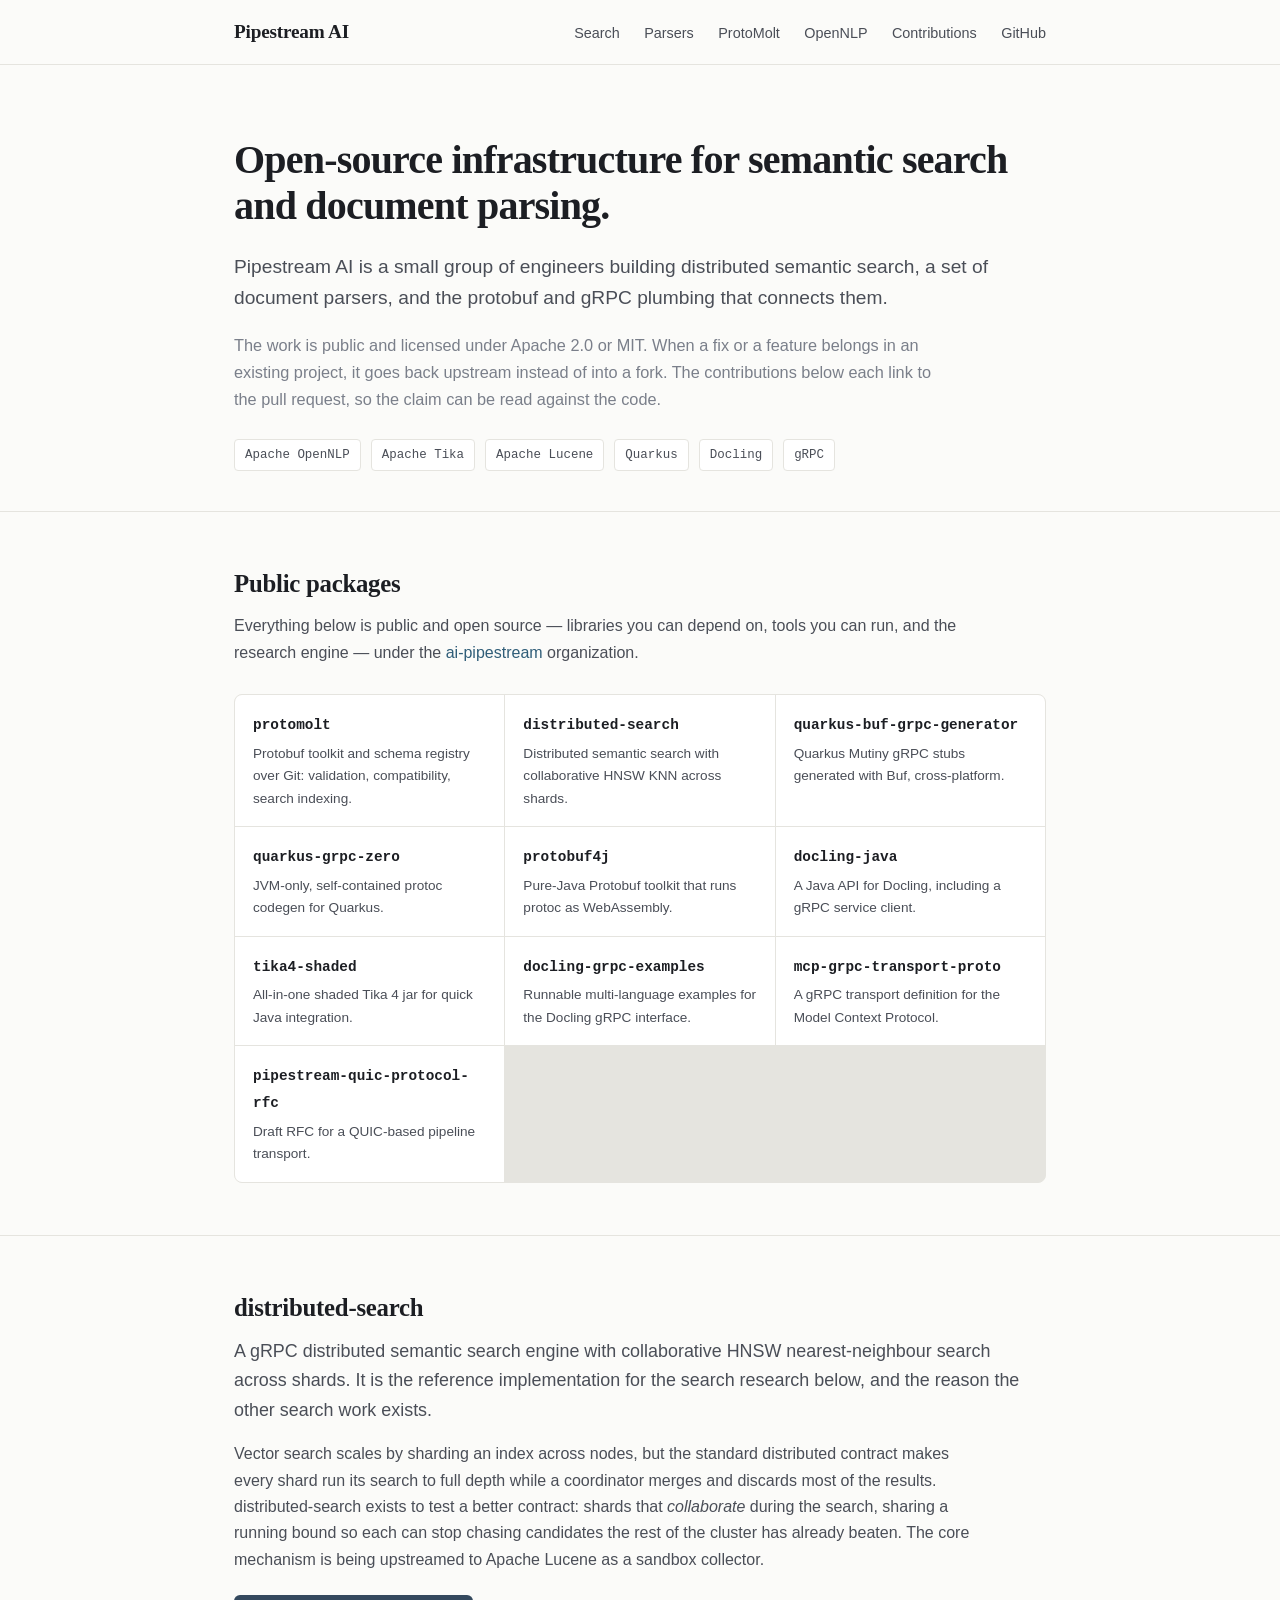
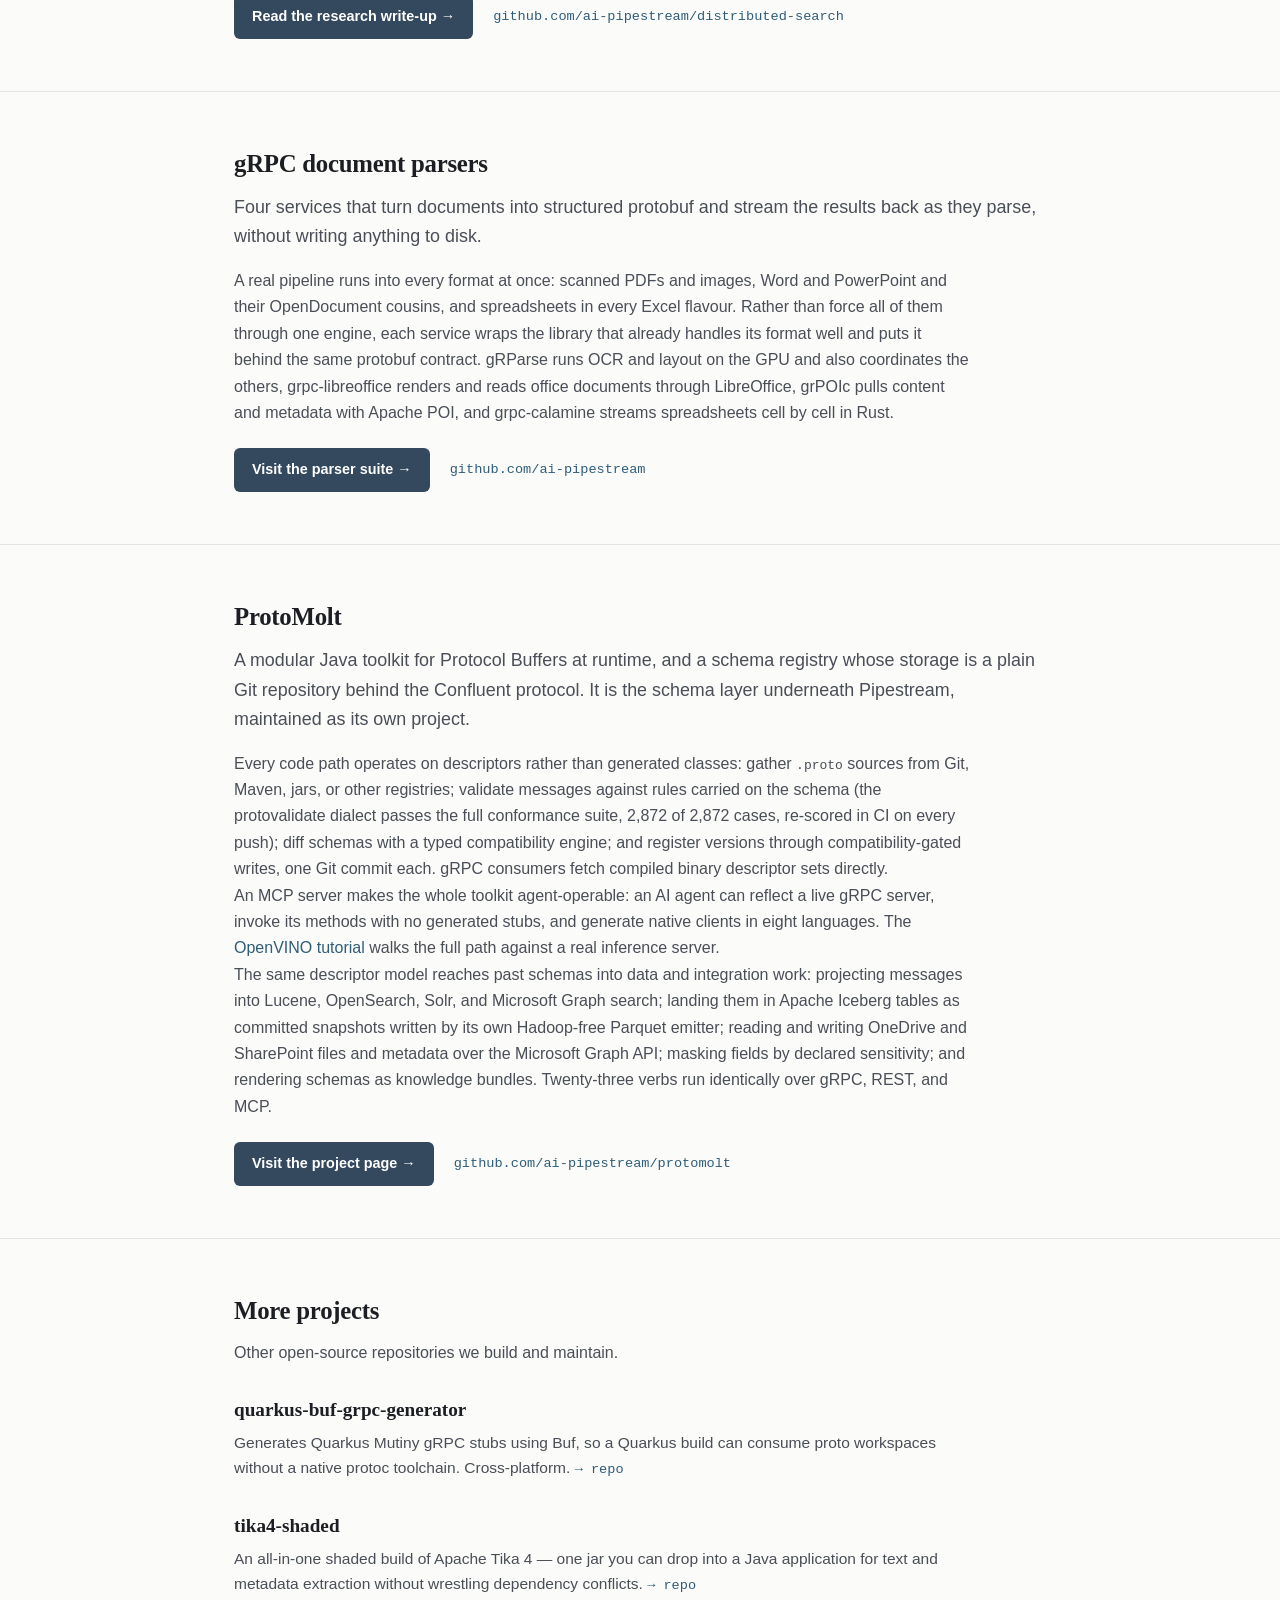
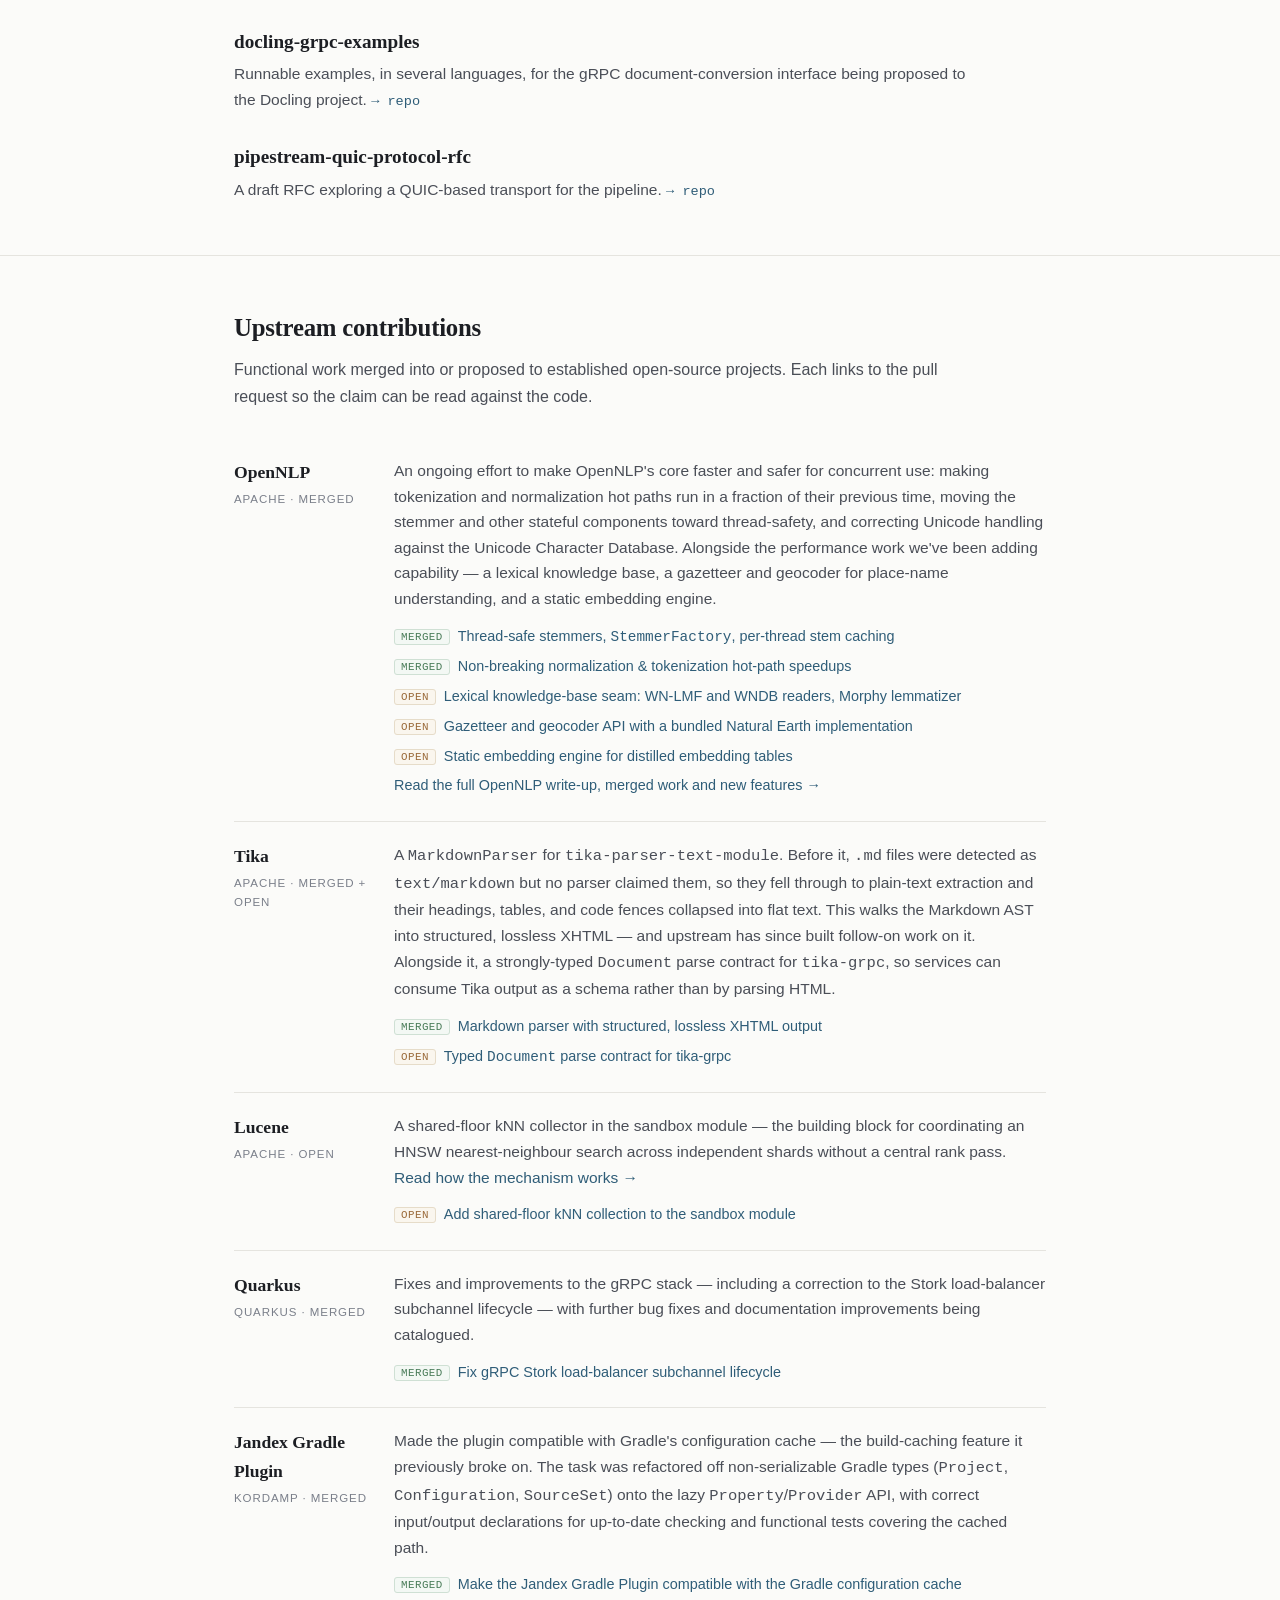
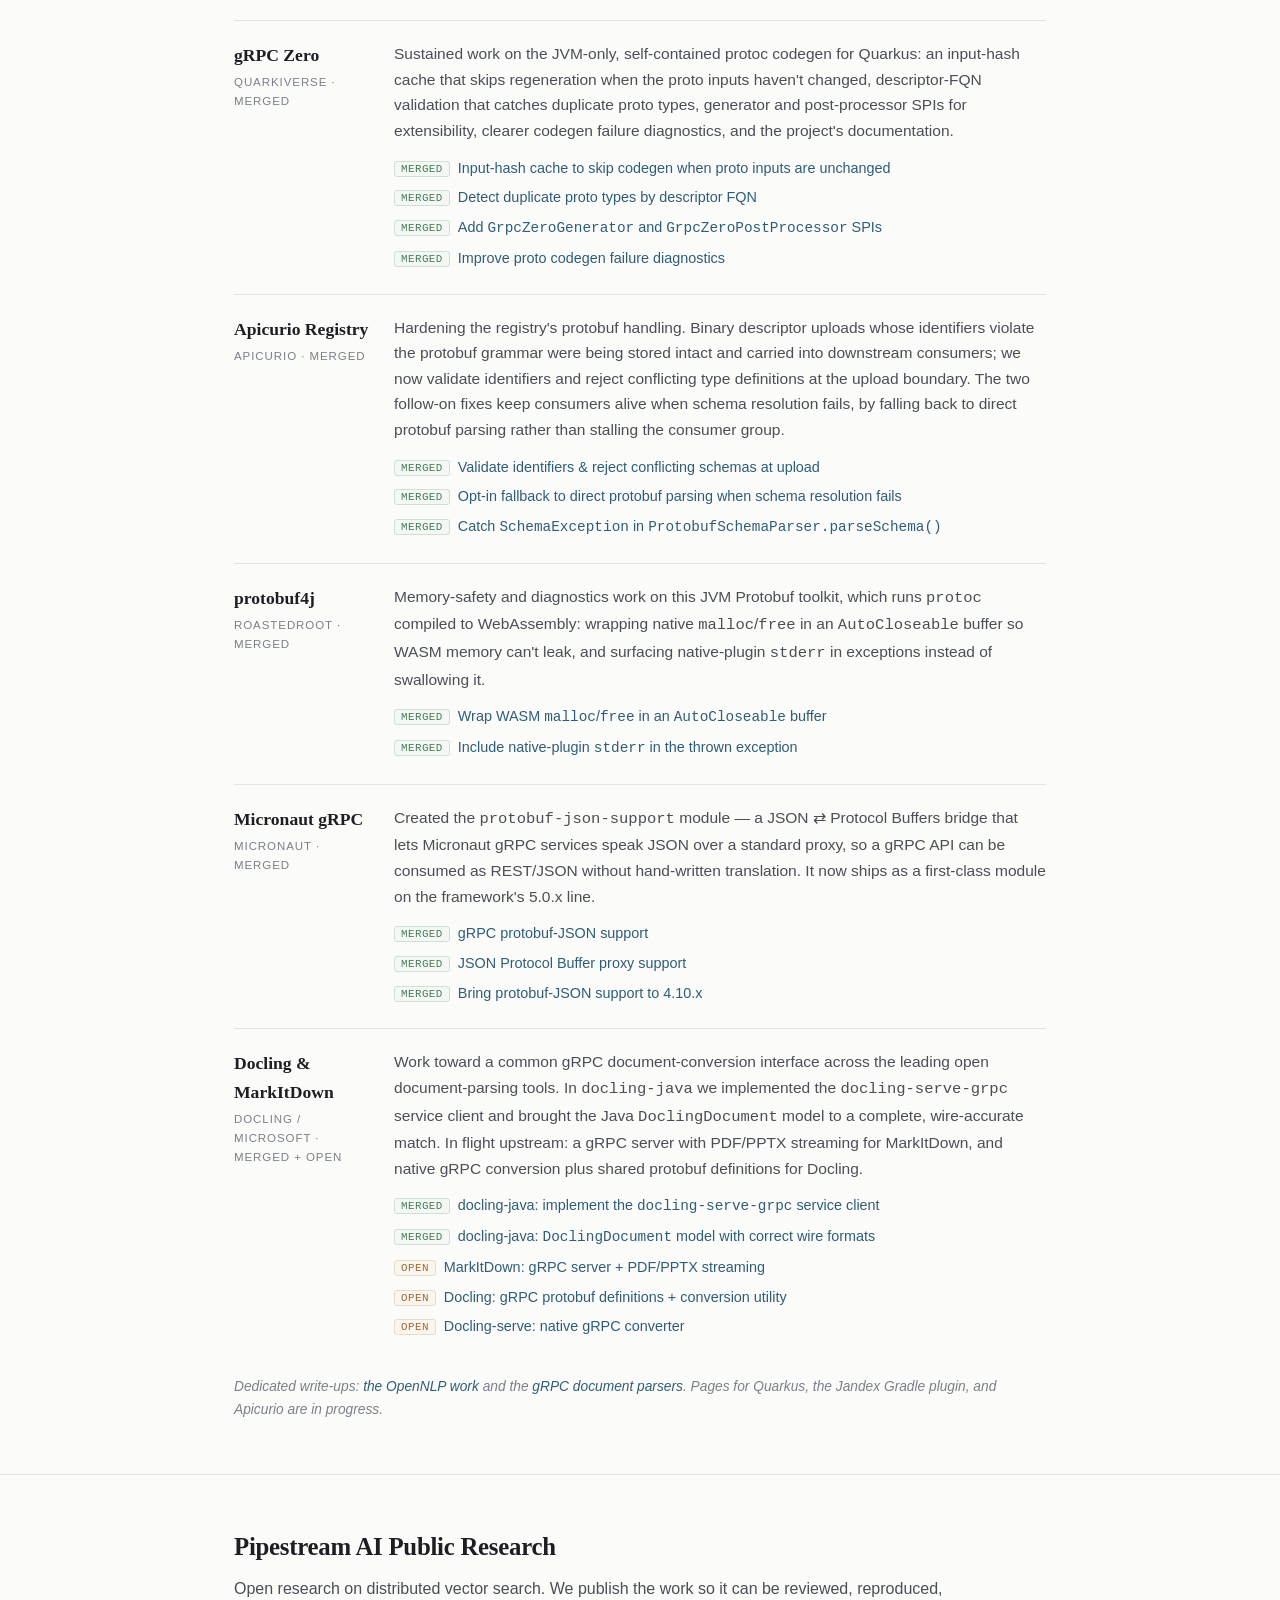
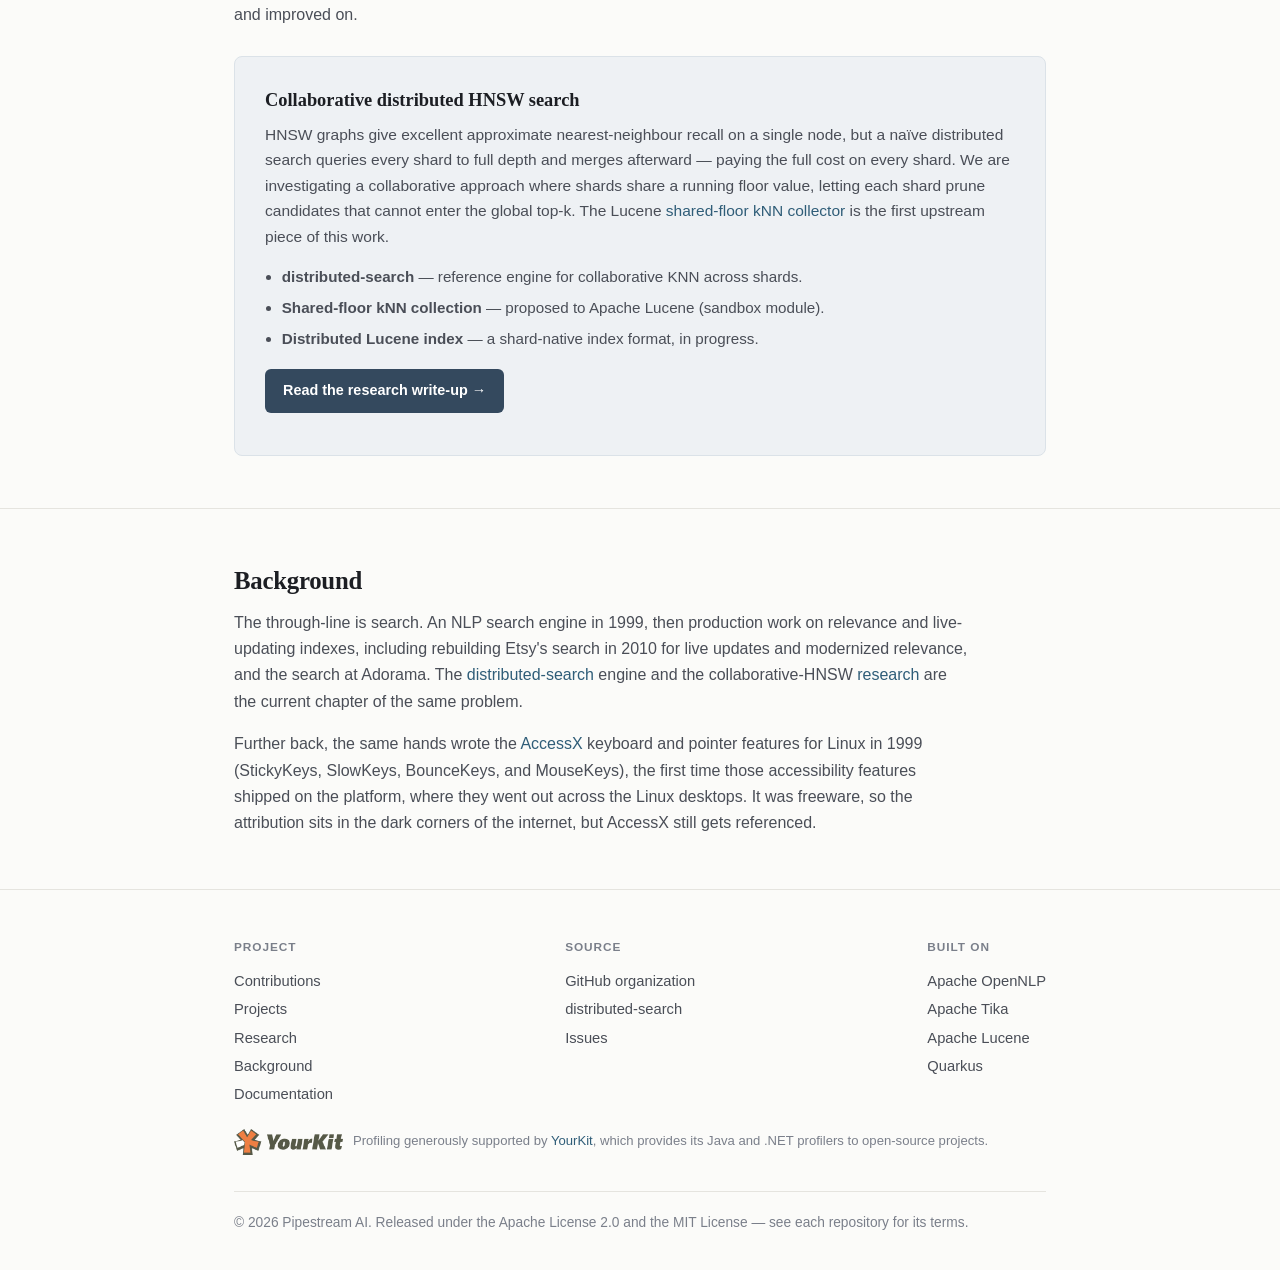
<file: index.html>
<!DOCTYPE html>
<html lang="en">
<head>
    <meta charset="UTF-8">
    <meta name="viewport" content="width=device-width, initial-scale=1.0">
    <meta name="description" content="Pipestream AI builds open-source software that assists with human understanding: distributed semantic search, document understanding, and upstream contributions to the Apache and gRPC ecosystems. Apache-2.0 and MIT licensed.">
    <title>Pipestream AI — Open-source software for human understanding</title>
    <style>
        :root {
            --bg: #fbfbf9;
            --surface: #ffffff;
            --ink: #1c1e23;
            --ink-soft: #4a4e57;
            --ink-faint: #7a7f8a;
            --rule: #e5e4df;
            --accent: #34495e;
            --accent-soft: #eef1f4;
            --link: #2f5d78;
            --merged: #4a7c59;
            --open: #9a6a3a;
            --serif: "Iowan Old Style", "Palatino Linotype", Palatino, "Book Antiqua", Georgia, serif;
            --sans: -apple-system, BlinkMacSystemFont, "Segoe UI", Roboto, Helvetica, Arial, sans-serif;
            --mono: "SF Mono", ui-monospace, "JetBrains Mono", Menlo, Consolas, monospace;
        }

        * { margin: 0; padding: 0; box-sizing: border-box; }

        html { scroll-behavior: smooth; }

        body {
            font-family: var(--sans);
            line-height: 1.65;
            color: var(--ink);
            background: var(--bg);
            -webkit-font-smoothing: antialiased;
            text-rendering: optimizeLegibility;
        }

        a { color: var(--link); text-decoration: none; }
        a:hover { text-decoration: underline; }

        .wrap { max-width: 860px; margin: 0 auto; padding: 0 24px; }

        /* Header */
        header {
            border-bottom: 1px solid var(--rule);
            background: var(--bg);
            position: sticky;
            top: 0;
            z-index: 10;
        }
        .header-inner {
            max-width: 860px;
            margin: 0 auto;
            padding: 16px 24px;
            display: flex;
            justify-content: space-between;
            align-items: baseline;
            gap: 16px;
            flex-wrap: wrap;
        }
        .brand {
            font-family: var(--serif);
            font-size: 1.2rem;
            font-weight: 600;
            color: var(--ink);
            letter-spacing: -0.01em;
        }
        .brand:hover { text-decoration: none; }
        nav.top a {
            color: var(--ink-soft);
            font-size: 0.9rem;
            margin-left: 20px;
        }
        nav.top a:hover { color: var(--ink); }

        /* Hero */
        .hero { padding: 72px 0 40px; border-bottom: 1px solid var(--rule); }
        .hero h1 {
            font-family: var(--serif);
            font-size: 2.5rem;
            line-height: 1.15;
            font-weight: 600;
            letter-spacing: -0.02em;
            margin-bottom: 22px;
        }
        .hero .mission {
            font-size: 1.2rem;
            color: var(--ink-soft);
            max-width: 40em;
        }
        .hero .sub {
            font-size: 1.02rem;
            color: var(--ink-faint);
            margin-top: 18px;
            max-width: 44em;
        }
        .pillrow { margin-top: 26px; display: flex; flex-wrap: wrap; gap: 10px; }
        .pill {
            font-family: var(--mono);
            font-size: 0.78rem;
            color: var(--ink-soft);
            background: var(--surface);
            border: 1px solid var(--rule);
            border-radius: 4px;
            padding: 5px 10px;
        }

        /* Sections */
        section.block { padding: 52px 0; border-bottom: 1px solid var(--rule); }
        h2 {
            font-family: var(--serif);
            font-size: 1.55rem;
            font-weight: 600;
            letter-spacing: -0.01em;
            margin-bottom: 8px;
        }
        .lede { color: var(--ink-soft); margin-bottom: 28px; max-width: 46em; }
        h3 { font-size: 1.02rem; font-weight: 650; margin-bottom: 4px; }

        /* Contribution list */
        .contrib { list-style: none; }
        .contrib > li {
            padding: 20px 0;
            border-top: 1px solid var(--rule);
            display: grid;
            grid-template-columns: 140px 1fr;
            gap: 20px;
        }
        .contrib > li:first-child { border-top: none; }
        .proj-name {
            font-family: var(--serif);
            font-size: 1.1rem;
            font-weight: 600;
        }
        .proj-name .host {
            display: block;
            font-family: var(--sans);
            font-size: 0.72rem;
            text-transform: uppercase;
            letter-spacing: 0.08em;
            color: var(--ink-faint);
            font-weight: 500;
            margin-top: 3px;
        }
        .proj-body p { color: var(--ink-soft); font-size: 0.97rem; margin-bottom: 10px; }
        .prs { list-style: none; font-size: 0.9rem; }
        .prs li { padding: 3px 0; color: var(--ink-soft); }
        .tag {
            font-family: var(--mono);
            font-size: 0.68rem;
            text-transform: uppercase;
            letter-spacing: 0.04em;
            padding: 1px 6px;
            border-radius: 3px;
            margin-right: 8px;
            vertical-align: 1px;
        }
        .tag.merged { color: var(--merged); border: 1px solid #cfe0d4; background: #f3f8f4; }
        .tag.open { color: var(--open); border: 1px solid #e6dcc9; background: #faf6ee; }

        /* Project cards */
        .grid {
            display: grid;
            grid-template-columns: repeat(auto-fill, minmax(240px, 1fr));
            gap: 1px;
            background: var(--rule);
            border: 1px solid var(--rule);
            border-radius: 8px;
            overflow: hidden;
        }
        .card { background: var(--surface); padding: 20px; }
        .card h3 a { color: var(--ink); }
        .card p { font-size: 0.9rem; color: var(--ink-soft); margin-top: 6px; }

        /* Research callout */
        .research {
            background: var(--accent-soft);
            border: 1px solid #dbe2e8;
            border-radius: 8px;
            padding: 28px 30px;
        }
        .research h3 { font-family: var(--serif); font-size: 1.15rem; margin-bottom: 6px; }
        .research p { color: var(--ink-soft); font-size: 0.97rem; margin-bottom: 14px; }
        .research ul { margin: 0 0 4px 1.1em; color: var(--ink-soft); font-size: 0.95rem; }
        .research li { margin: 6px 0; }

        .note {
            font-size: 0.86rem;
            color: var(--ink-faint);
            font-style: italic;
            margin-top: 14px;
        }

        /* Public packages */
        .pkg-grid {
            display: grid;
            grid-template-columns: repeat(auto-fill, minmax(230px, 1fr));
            gap: 1px;
            background: var(--rule);
            border: 1px solid var(--rule);
            border-radius: 8px;
            overflow: hidden;
        }
        .pkg { background: var(--surface); padding: 16px 18px; }
        .pkg a.name { font-family: var(--mono); font-size: 0.9rem; color: var(--ink); font-weight: 600; }
        .pkg p { font-size: 0.85rem; color: var(--ink-soft); margin-top: 5px; }

        /* Project sections */
        .project-lead { color: var(--ink-soft); font-size: 1.12rem; max-width: 46em; margin-bottom: 16px; }
        .project-body { color: var(--ink-soft); max-width: 46em; }
        .proj-h { font-family: var(--serif); font-size: 1.2rem; font-weight: 600; margin-top: 28px; margin-bottom: 4px; }
        .proj-desc { color: var(--ink-soft); max-width: 48em; font-size: 0.97rem; }
        .repo-link { font-family: var(--mono); font-size: 0.85rem; }
        .actions { margin-top: 22px; display: flex; align-items: center; gap: 20px; flex-wrap: wrap; }
        .btn {
            display: inline-block;
            font-family: var(--sans);
            font-size: 0.9rem;
            font-weight: 600;
            color: #fff;
            background: var(--accent);
            border: none;
            border-radius: 6px;
            padding: 10px 18px;
            cursor: pointer;
            text-decoration: none;
        }
        .btn:hover { background: #2a3b4d; text-decoration: none; }

        /* Modal */
        .modal-backdrop {
            position: fixed; inset: 0; z-index: 100;
            background: rgba(20, 22, 26, 0.55);
            display: none;
            align-items: flex-start; justify-content: center;
            padding: 40px 20px; overflow-y: auto;
        }
        .modal-backdrop.open { display: flex; }
        body.modal-open { overflow: hidden; }
        .modal {
            background: var(--surface);
            max-width: 800px; width: 100%;
            border-radius: 12px;
            padding: 42px 46px 48px;
            box-shadow: 0 24px 60px rgba(0,0,0,0.3);
            position: relative;
        }
        .modal-close {
            position: absolute; top: 14px; right: 18px;
            background: none; border: none; font-size: 1.7rem; line-height: 1;
            color: var(--ink-faint); cursor: pointer;
        }
        .modal-close:hover { color: var(--ink); }
        .modal h2 { font-family: var(--serif); font-size: 1.6rem; margin-bottom: 6px; letter-spacing: -0.01em; }
        .modal .eyebrow {
            font-family: var(--mono); font-size: 0.72rem; text-transform: uppercase;
            letter-spacing: 0.06em; color: var(--ink-faint); margin-bottom: 14px;
        }
        .modal h3 { font-family: var(--serif); font-size: 1.18rem; margin: 28px 0 8px; }
        .modal p { color: var(--ink-soft); margin-bottom: 12px; font-size: 0.97rem; }
        .modal ul { margin: 0 0 14px 1.2em; color: var(--ink-soft); font-size: 0.95rem; }
        .modal li { margin: 8px 0; }
        .modal table { width: 100%; border-collapse: collapse; margin: 10px 0 16px; font-size: 0.88rem; }
        .modal th, .modal td { text-align: right; padding: 7px 12px; border-bottom: 1px solid var(--rule); color: var(--ink-soft); }
        .modal th:first-child, .modal td:first-child { text-align: left; }
        .modal th { color: var(--ink); font-weight: 600; }
        .modal code { font-family: var(--mono); font-size: 0.86em; background: var(--accent-soft); padding: 1px 4px; border-radius: 3px; }
        .modal .eq { font-family: var(--mono); font-size: 0.9rem; background: var(--accent-soft); color: var(--ink); padding: 11px 14px; border-radius: 6px; margin: 10px 0 14px; overflow-x: auto; }

        /* Footer */
        footer { padding: 48px 0 60px; }
        .footer-cols { display: flex; flex-wrap: wrap; gap: 40px; justify-content: space-between; }
        .footer-cols h4 {
            font-size: 0.74rem;
            text-transform: uppercase;
            letter-spacing: 0.08em;
            color: var(--ink-faint);
            margin-bottom: 10px;
            font-weight: 600;
        }
        .footer-cols a { display: block; color: var(--ink-soft); font-size: 0.92rem; padding: 2px 0; }
        .license {
            margin-top: 36px;
            padding-top: 20px;
            border-top: 1px solid var(--rule);
            color: var(--ink-faint);
            font-size: 0.86rem;
        }
        .yourkit { margin-top: 20px; font-size: 0.82rem; color: var(--ink-faint); }
        .yourkit img { height: 26px; vertical-align: middle; margin-right: 6px; opacity: 0.85; }

        @media (max-width: 620px) {
            .hero h1 { font-size: 2rem; }
            .contrib > li { grid-template-columns: 1fr; gap: 8px; }
            nav.top a { margin-left: 14px; }
        }
    </style>
</head>
<body>
    <header>
        <div class="header-inner">
            <a href="#top" class="brand">Pipestream AI</a>
            <nav class="top">
                <a href="#distributed-search">Search</a>
                <a href="parsers/">Parsers</a>
                <a href="protomolt/">ProtoMolt</a>
                <a href="opennlp/">OpenNLP</a>
                <a href="#contributions">Contributions</a>
                <a href="https://github.com/ai-pipestream">GitHub</a>
            </nav>
        </div>
    </header>

    <main id="top">
        <section class="hero">
            <div class="wrap">
                <h1>Open-source infrastructure for semantic search and document parsing.</h1>
                <p class="mission">
                    Pipestream AI is a small group of engineers building distributed semantic
                    search, a set of document parsers, and the protobuf and gRPC plumbing that
                    connects them.
                </p>
                <p class="sub">
                    The work is public and licensed under Apache&nbsp;2.0 or MIT. When a fix or
                    a feature belongs in an existing project, it goes back upstream instead of
                    into a fork. The contributions below each link to the pull request, so the
                    claim can be read against the code.
                </p>
                <div class="pillrow">
                    <span class="pill">Apache OpenNLP</span>
                    <span class="pill">Apache Tika</span>
                    <span class="pill">Apache Lucene</span>
                    <span class="pill">Quarkus</span>
                    <span class="pill">Docling</span>
                    <span class="pill">gRPC</span>
                </div>
            </div>
        </section>

        <section class="block" id="packages">
            <div class="wrap">
                <h2>Public packages</h2>
                <p class="lede">
                    Everything below is public and open source — libraries you can depend on,
                    tools you can run, and the research engine — under the
                    <a href="https://github.com/ai-pipestream">ai-pipestream</a> organization.
                </p>
                <div class="pkg-grid">
                    <div class="pkg"><a class="name" href="protomolt/">protomolt</a><p>Protobuf toolkit and schema registry over Git: validation, compatibility, search indexing.</p></div>
                    <div class="pkg"><a class="name" href="https://github.com/ai-pipestream/distributed-search">distributed-search</a><p>Distributed semantic search with collaborative HNSW KNN across shards.</p></div>
                    <div class="pkg"><a class="name" href="https://github.com/ai-pipestream/quarkus-buf-grpc-generator">quarkus-buf-grpc-generator</a><p>Quarkus Mutiny gRPC stubs generated with Buf, cross-platform.</p></div>
                    <div class="pkg"><a class="name" href="https://github.com/ai-pipestream/quarkus-grpc-zero">quarkus-grpc-zero</a><p>JVM-only, self-contained protoc codegen for Quarkus.</p></div>
                    <div class="pkg"><a class="name" href="https://github.com/ai-pipestream/protobuf4j">protobuf4j</a><p>Pure-Java Protobuf toolkit that runs protoc as WebAssembly.</p></div>
                    <div class="pkg"><a class="name" href="https://github.com/ai-pipestream/docling-java">docling-java</a><p>A Java API for Docling, including a gRPC service client.</p></div>
                    <div class="pkg"><a class="name" href="https://github.com/ai-pipestream/tika4-shaded">tika4-shaded</a><p>All-in-one shaded Tika 4 jar for quick Java integration.</p></div>
                    <div class="pkg"><a class="name" href="https://github.com/ai-pipestream/docling-grpc-examples">docling-grpc-examples</a><p>Runnable multi-language examples for the Docling gRPC interface.</p></div>
                    <div class="pkg"><a class="name" href="https://github.com/ai-pipestream/mcp-grpc-transport-proto">mcp-grpc-transport-proto</a><p>A gRPC transport definition for the Model Context Protocol.</p></div>
                    <div class="pkg"><a class="name" href="https://github.com/ai-pipestream/pipestream-quic-protocol-rfc">pipestream-quic-protocol-rfc</a><p>Draft RFC for a QUIC-based pipeline transport.</p></div>
                </div>
            </div>
        </section>

        <section class="block" id="distributed-search">
            <div class="wrap">
                <h2>distributed-search</h2>
                <p class="project-lead">
                    A gRPC distributed semantic search engine with collaborative HNSW
                    nearest-neighbour search across shards. It is the reference implementation
                    for the search research below, and the reason the other search work exists.
                </p>
                <p class="project-body">
                    Vector search scales by sharding an index across nodes, but the standard
                    distributed contract makes every shard run its search to full depth while a
                    coordinator merges and discards most of the results. distributed-search
                    exists to test a better contract: shards that <em>collaborate</em> during the
                    search, sharing a running bound so each can stop chasing candidates the rest
                    of the cluster has already beaten. The core mechanism is being upstreamed to
                    Apache Lucene as a sandbox collector.
                </p>
                <div class="actions">
                    <a class="btn" href="distributed-search/">Read the research write-up →</a>
                    <a class="repo-link" href="https://github.com/ai-pipestream/distributed-search">github.com/ai-pipestream/distributed-search</a>
                </div>
            </div>
        </section>

        <section class="block" id="parsers">
            <div class="wrap">
                <h2>gRPC document parsers</h2>
                <p class="project-lead">
                    Four services that turn documents into structured protobuf and stream the
                    results back as they parse, without writing anything to disk.
                </p>
                <p class="project-body">
                    A real pipeline runs into every format at once: scanned PDFs and images, Word
                    and PowerPoint and their OpenDocument cousins, and spreadsheets in every Excel
                    flavour. Rather than force all of them through one engine, each service wraps
                    the library that already handles its format well and puts it behind the same
                    protobuf contract. gRParse runs OCR and layout on the GPU and also coordinates
                    the others, grpc-libreoffice renders and reads office documents through
                    LibreOffice, grPOIc pulls content and metadata with Apache POI, and
                    grpc-calamine streams spreadsheets cell by cell in Rust.
                </p>
                <div class="actions">
                    <a class="btn" href="parsers/">Visit the parser suite →</a>
                    <a class="repo-link" href="https://github.com/ai-pipestream">github.com/ai-pipestream</a>
                </div>
            </div>
        </section>

        <section class="block" id="protomolt">
            <div class="wrap">
                <h2>ProtoMolt</h2>
                <p class="project-lead">
                    A modular Java toolkit for Protocol Buffers at runtime, and a schema
                    registry whose storage is a plain Git repository behind the Confluent
                    protocol. It is the schema layer underneath Pipestream, maintained as
                    its own project.
                </p>
                <p class="project-body">
                    Every code path operates on descriptors rather than generated classes:
                    gather <code>.proto</code> sources from Git, Maven, jars, or other
                    registries; validate messages against rules carried on the schema
                    (the protovalidate dialect passes the full conformance suite, 2,872 of
                    2,872 cases, re-scored in CI on every push); diff schemas with a typed
                    compatibility engine; and register versions through compatibility-gated
                    writes, one Git commit each. gRPC consumers fetch compiled binary
                    descriptor sets directly.
                </p>
                <p class="project-body">
                    An MCP server makes the whole toolkit agent-operable: an AI agent can
                    reflect a live gRPC server, invoke its methods with no generated stubs,
                    and generate native clients in eight languages. The
                    <a href="protomolt/openvino/">OpenVINO tutorial</a> walks the full path
                    against a real inference server.
                </p>
                <p class="project-body">
                    The same descriptor model reaches past schemas into data and integration
                    work: projecting messages into Lucene, OpenSearch, Solr, and Microsoft
                    Graph search; landing them in Apache Iceberg tables as committed snapshots
                    written by its own Hadoop-free Parquet emitter; reading and writing
                    OneDrive and SharePoint files and metadata over the Microsoft Graph API;
                    masking fields by declared sensitivity; and rendering schemas as knowledge
                    bundles. Twenty-three verbs run identically over gRPC, REST, and MCP.
                </p>
                <div class="actions">
                    <a class="btn" href="protomolt/">Visit the project page →</a>
                    <a class="repo-link" href="https://github.com/ai-pipestream/protomolt">github.com/ai-pipestream/protomolt</a>
                </div>
            </div>
        </section>

        <section class="block" id="projects">
            <div class="wrap">
                <h2>More projects</h2>
                <p class="lede">Other open-source repositories we build and maintain.</p>

                <h3 class="proj-h">quarkus-buf-grpc-generator</h3>
                <p class="proj-desc">
                    Generates Quarkus Mutiny gRPC stubs using Buf, so a Quarkus build can consume
                    proto workspaces without a native protoc toolchain. Cross-platform.
                    <a class="repo-link" href="https://github.com/ai-pipestream/quarkus-buf-grpc-generator">→&nbsp;repo</a>
                </p>

                <h3 class="proj-h">tika4-shaded</h3>
                <p class="proj-desc">
                    An all-in-one shaded build of Apache Tika 4 — one jar you can drop into a
                    Java application for text and metadata extraction without wrestling
                    dependency conflicts.
                    <a class="repo-link" href="https://github.com/ai-pipestream/tika4-shaded">→&nbsp;repo</a>
                </p>

                <h3 class="proj-h">docling-grpc-examples</h3>
                <p class="proj-desc">
                    Runnable examples, in several languages, for the gRPC document-conversion
                    interface being proposed to the Docling project.
                    <a class="repo-link" href="https://github.com/ai-pipestream/docling-grpc-examples">→&nbsp;repo</a>
                </p>

                <h3 class="proj-h">pipestream-quic-protocol-rfc</h3>
                <p class="proj-desc">
                    A draft RFC exploring a QUIC-based transport for the pipeline.
                    <a class="repo-link" href="https://github.com/ai-pipestream/pipestream-quic-protocol-rfc">→&nbsp;repo</a>
                </p>
            </div>
        </section>

        <section class="block" id="contributions">
            <div class="wrap">
                <h2>Upstream contributions</h2>
                <p class="lede">
                    Functional work merged into or proposed to established open-source
                    projects. Each links to the pull request so the claim can be read
                    against the code.
                </p>

                <ul class="contrib">
                    <li>
                        <div class="proj-name">OpenNLP<span class="host">Apache · merged</span></div>
                        <div class="proj-body">
                            <p>
                                An ongoing effort to make OpenNLP's core faster and safer for
                                concurrent use: making tokenization and normalization hot paths
                                run in a fraction of their previous time, moving the stemmer and
                                other stateful components toward thread-safety, and correcting
                                Unicode handling against the Unicode Character Database. Alongside
                                the performance work we've been adding capability — a lexical
                                knowledge base, a gazetteer and geocoder for place-name
                                understanding, and a static embedding engine.
                            </p>
                            <ul class="prs">
                                <li><span class="tag merged">merged</span><a href="https://github.com/apache/opennlp/pull/1163">Thread-safe stemmers, <code>StemmerFactory</code>, per-thread stem caching</a></li>
                                <li><span class="tag merged">merged</span><a href="https://github.com/apache/opennlp/pull/1161">Non-breaking normalization &amp; tokenization hot-path speedups</a></li>
                                <li><span class="tag open">open</span><a href="https://github.com/apache/opennlp/pull/1155">Lexical knowledge-base seam: WN-LMF and WNDB readers, Morphy lemmatizer</a></li>
                                <li><span class="tag open">open</span><a href="https://github.com/apache/opennlp/pull/1154">Gazetteer and geocoder API with a bundled Natural Earth implementation</a></li>
                                <li><span class="tag open">open</span><a href="https://github.com/apache/opennlp/pull/1152">Static embedding engine for distilled embedding tables</a></li>
                                <li><a href="opennlp/">Read the full OpenNLP write-up, merged work and new features →</a></li>
                            </ul>
                        </div>
                    </li>

                    <li>
                        <div class="proj-name">Tika<span class="host">Apache · merged + open</span></div>
                        <div class="proj-body">
                            <p>
                                A <code>MarkdownParser</code> for <code>tika-parser-text-module</code>.
                                Before it, <code>.md</code> files were detected as
                                <code>text/markdown</code> but no parser claimed them, so they fell
                                through to plain-text extraction and their headings, tables, and
                                code fences collapsed into flat text. This walks the Markdown AST
                                into structured, lossless XHTML — and upstream has since built
                                follow-on work on it. Alongside it, a strongly-typed
                                <code>Document</code> parse contract for <code>tika-grpc</code>, so
                                services can consume Tika output as a schema rather than by parsing
                                HTML.
                            </p>
                            <ul class="prs">
                                <li><span class="tag merged">merged</span><a href="https://github.com/apache/tika/pull/2922">Markdown parser with structured, lossless XHTML output</a></li>
                                <li><span class="tag open">open</span><a href="https://github.com/apache/tika/pull/2921">Typed <code>Document</code> parse contract for tika-grpc</a></li>
                            </ul>
                        </div>
                    </li>

                    <li>
                        <div class="proj-name">Lucene<span class="host">Apache · open</span></div>
                        <div class="proj-body">
                            <p>
                                A shared-floor kNN collector in the sandbox module — the building
                                block for coordinating an HNSW nearest-neighbour search across
                                independent shards without a central rank pass.
                                <a href="#" data-modal="hnsw-modal">Read how the mechanism works →</a>
                            </p>
                            <ul class="prs">
                                <li><span class="tag open">open</span><a href="https://github.com/apache/lucene/pull/16357">Add shared-floor kNN collection to the sandbox module</a></li>
                            </ul>
                        </div>
                    </li>

                    <li>
                        <div class="proj-name">Quarkus<span class="host">Quarkus · merged</span></div>
                        <div class="proj-body">
                            <p>
                                Fixes and improvements to the gRPC stack — including a correction
                                to the Stork load-balancer subchannel lifecycle — with further
                                bug fixes and documentation improvements being catalogued.
                            </p>
                            <ul class="prs">
                                <li><span class="tag merged">merged</span><a href="https://github.com/quarkusio/quarkus/pull/55185">Fix gRPC Stork load-balancer subchannel lifecycle</a></li>
                            </ul>
                        </div>
                    </li>

                    <li>
                        <div class="proj-name">Jandex Gradle Plugin<span class="host">kordamp · merged</span></div>
                        <div class="proj-body">
                            <p>
                                Made the plugin compatible with Gradle's configuration cache —
                                the build-caching feature it previously broke on. The task was
                                refactored off non-serializable Gradle types (<code>Project</code>,
                                <code>Configuration</code>, <code>SourceSet</code>) onto the lazy
                                <code>Property</code>/<code>Provider</code> API, with correct
                                input/output declarations for up-to-date checking and functional
                                tests covering the cached path.
                            </p>
                            <ul class="prs">
                                <li><span class="tag merged">merged</span><a href="https://github.com/kordamp/jandex-gradle-plugin/pull/37">Make the Jandex Gradle Plugin compatible with the Gradle configuration cache</a></li>
                            </ul>
                        </div>
                    </li>

                    <li>
                        <div class="proj-name">gRPC Zero<span class="host">Quarkiverse · merged</span></div>
                        <div class="proj-body">
                            <p>
                                Sustained work on the JVM-only, self-contained protoc codegen for
                                Quarkus: an input-hash cache that skips regeneration when the proto
                                inputs haven't changed, descriptor-FQN validation that catches
                                duplicate proto types, generator and post-processor SPIs for
                                extensibility, clearer codegen failure diagnostics, and the
                                project's documentation.
                            </p>
                            <ul class="prs">
                                <li><span class="tag merged">merged</span><a href="https://github.com/quarkiverse/quarkus-grpc-zero/pull/119">Input-hash cache to skip codegen when proto inputs are unchanged</a></li>
                                <li><span class="tag merged">merged</span><a href="https://github.com/quarkiverse/quarkus-grpc-zero/pull/97">Detect duplicate proto types by descriptor FQN</a></li>
                                <li><span class="tag merged">merged</span><a href="https://github.com/quarkiverse/quarkus-grpc-zero/pull/96">Add <code>GrpcZeroGenerator</code> and <code>GrpcZeroPostProcessor</code> SPIs</a></li>
                                <li><span class="tag merged">merged</span><a href="https://github.com/quarkiverse/quarkus-grpc-zero/pull/83">Improve proto codegen failure diagnostics</a></li>
                            </ul>
                        </div>
                    </li>

                    <li>
                        <div class="proj-name">Apicurio Registry<span class="host">Apicurio · merged</span></div>
                        <div class="proj-body">
                            <p>
                                Hardening the registry's protobuf handling. Binary descriptor
                                uploads whose identifiers violate the protobuf grammar were being
                                stored intact and carried into downstream consumers; we now
                                validate identifiers and reject conflicting type definitions at the
                                upload boundary. The two follow-on fixes keep consumers alive when
                                schema resolution fails, by falling back to direct protobuf parsing
                                rather than stalling the consumer group.
                            </p>
                            <ul class="prs">
                                <li><span class="tag merged">merged</span><a href="https://github.com/Apicurio/apicurio-registry/pull/7784">Validate identifiers &amp; reject conflicting schemas at upload</a></li>
                                <li><span class="tag merged">merged</span><a href="https://github.com/Apicurio/apicurio-registry/pull/7603">Opt-in fallback to direct protobuf parsing when schema resolution fails</a></li>
                                <li><span class="tag merged">merged</span><a href="https://github.com/Apicurio/apicurio-registry/pull/7602">Catch <code>SchemaException</code> in <code>ProtobufSchemaParser.parseSchema()</code></a></li>
                            </ul>
                        </div>
                    </li>

                    <li>
                        <div class="proj-name">protobuf4j<span class="host">roastedroot · merged</span></div>
                        <div class="proj-body">
                            <p>
                                Memory-safety and diagnostics work on this JVM Protobuf toolkit,
                                which runs <code>protoc</code> compiled to WebAssembly: wrapping
                                native <code>malloc</code>/<code>free</code> in an
                                <code>AutoCloseable</code> buffer so WASM memory can't leak, and
                                surfacing native-plugin <code>stderr</code> in exceptions instead
                                of swallowing it.
                            </p>
                            <ul class="prs">
                                <li><span class="tag merged">merged</span><a href="https://github.com/roastedroot/protobuf4j/pull/73">Wrap WASM <code>malloc</code>/<code>free</code> in an <code>AutoCloseable</code> buffer</a></li>
                                <li><span class="tag merged">merged</span><a href="https://github.com/roastedroot/protobuf4j/pull/72">Include native-plugin <code>stderr</code> in the thrown exception</a></li>
                            </ul>
                        </div>
                    </li>

                    <li>
                        <div class="proj-name">Micronaut gRPC<span class="host">Micronaut · merged</span></div>
                        <div class="proj-body">
                            <p>
                                Created the <code>protobuf-json-support</code> module — a
                                JSON ⇄ Protocol Buffers bridge that lets Micronaut gRPC services
                                speak JSON over a standard proxy, so a gRPC API can be consumed as
                                REST/JSON without hand-written translation. It now ships as a
                                first-class module on the framework's 5.0.x line.
                            </p>
                            <ul class="prs">
                                <li><span class="tag merged">merged</span><a href="https://github.com/micronaut-projects/micronaut-grpc/pull/1029">gRPC protobuf-JSON support</a></li>
                                <li><span class="tag merged">merged</span><a href="https://github.com/micronaut-projects/micronaut-grpc/pull/1046">JSON Protocol Buffer proxy support</a></li>
                                <li><span class="tag merged">merged</span><a href="https://github.com/micronaut-projects/micronaut-grpc/pull/1059">Bring protobuf-JSON support to 4.10.x</a></li>
                            </ul>
                        </div>
                    </li>

                    <li>
                        <div class="proj-name">Docling &amp; MarkItDown<span class="host">Docling / Microsoft · merged + open</span></div>
                        <div class="proj-body">
                            <p>
                                Work toward a common gRPC document-conversion interface across the
                                leading open document-parsing tools. In <code>docling-java</code>
                                we implemented the <code>docling-serve-grpc</code> service client
                                and brought the Java <code>DoclingDocument</code> model to a
                                complete, wire-accurate match. In flight upstream: a gRPC server
                                with PDF/PPTX streaming for MarkItDown, and native gRPC conversion
                                plus shared protobuf definitions for Docling.
                            </p>
                            <ul class="prs">
                                <li><span class="tag merged">merged</span><a href="https://github.com/docling-project/docling-java/pull/329">docling-java: implement the <code>docling-serve-grpc</code> service client</a></li>
                                <li><span class="tag merged">merged</span><a href="https://github.com/docling-project/docling-java/pull/558">docling-java: <code>DoclingDocument</code> model with correct wire formats</a></li>
                                <li><span class="tag open">open</span><a href="https://github.com/microsoft/markitdown/pull/2109">MarkItDown: gRPC server + PDF/PPTX streaming</a></li>
                                <li><span class="tag open">open</span><a href="https://github.com/docling-project/docling-core/pull/546">Docling: gRPC protobuf definitions + conversion utility</a></li>
                                <li><span class="tag open">open</span><a href="https://github.com/docling-project/docling-serve/pull/504">Docling-serve: native gRPC converter</a></li>
                            </ul>
                        </div>
                    </li>
                </ul>

                <p class="note">
                    Dedicated write-ups: <a href="opennlp/">the OpenNLP work</a> and the
                    <a href="parsers/">gRPC document parsers</a>. Pages for Quarkus, the Jandex
                    Gradle plugin, and Apicurio are in progress.
                </p>
            </div>
        </section>

        <section class="block" id="research">
            <div class="wrap">
                <h2>Pipestream AI Public Research</h2>
                <p class="lede">
                    Open research on distributed vector search. We publish the work so it can
                    be reviewed, reproduced, and improved on.
                </p>
                <div class="research">
                    <h3>Collaborative distributed HNSW search</h3>
                    <p>
                        HNSW graphs give excellent approximate nearest-neighbour recall on a
                        single node, but a naïve distributed search queries every shard to full
                        depth and merges afterward — paying the full cost on every shard. We are
                        investigating a collaborative approach where shards share a running
                        floor value, letting each shard prune candidates that cannot enter the
                        global top-k. The Lucene
                        <a href="https://github.com/apache/lucene/pull/16357">shared-floor kNN
                        collector</a> is the first upstream piece of this work.
                    </p>
                    <ul>
                        <li><strong>distributed-search</strong> — reference engine for collaborative KNN across shards.</li>
                        <li><strong>Shared-floor kNN collection</strong> — proposed to Apache Lucene (sandbox module).</li>
                        <li><strong>Distributed Lucene index</strong> — a shard-native index format, in progress.</li>
                    </ul>
                    <p style="margin-top: 18px;">
                        <a class="btn" href="distributed-search/">Read the research write-up →</a>
                    </p>
                </div>
            </div>
        </section>

        <section class="block" id="background">
            <div class="wrap">
                <h2>Background</h2>
                <p style="color: var(--ink-soft); max-width: 46em;">
                    The through-line is search. An NLP search engine in 1999, then production
                    work on relevance and live-updating indexes, including rebuilding Etsy's
                    search in 2010 for live updates and modernized relevance, and the search at
                    Adorama. The <a href="distributed-search/">distributed-search</a> engine and
                    the collaborative-HNSW <a href="#research">research</a> are the current
                    chapter of the same problem.
                </p>
                <p style="color: var(--ink-soft); max-width: 46em; margin-top: 16px;">
                    Further back, the same hands wrote the
                    <a href="https://www.ucdenver.edu/center-for-innovative-design-and-engineering/community-engagement/colorado-assistive-technology-act-program/technology-and-transition-to-employment/linux-accessibility">AccessX</a>
                    keyboard and pointer features for Linux in 1999 (StickyKeys, SlowKeys,
                    BounceKeys, and MouseKeys), the first time those accessibility features
                    shipped on the platform, where they went out across the Linux desktops. It
                    was freeware, so the attribution sits in the dark corners of the internet,
                    but AccessX still gets referenced.
                </p>
            </div>
        </section>
    </main>

    <footer>
        <div class="wrap">
            <div class="footer-cols">
                <div>
                    <h4>Project</h4>
                    <a href="#contributions">Contributions</a>
                    <a href="#projects">Projects</a>
                    <a href="#research">Research</a>
                    <a href="#background">Background</a>
                    <a href="docs/">Documentation</a>
                </div>
                <div>
                    <h4>Source</h4>
                    <a href="https://github.com/ai-pipestream">GitHub organization</a>
                    <a href="https://github.com/ai-pipestream/distributed-search">distributed-search</a>
                    <a href="https://github.com/ai-pipestream/.github/issues">Issues</a>
                </div>
                <div>
                    <h4>Built on</h4>
                    <a href="https://opennlp.apache.org/">Apache OpenNLP</a>
                    <a href="https://tika.apache.org/">Apache Tika</a>
                    <a href="https://lucene.apache.org/">Apache Lucene</a>
                    <a href="https://quarkus.io/">Quarkus</a>
                </div>
            </div>

            <p class="yourkit">
                <a href="https://www.yourkit.com/" target="_blank" rel="noopener"><img src="yklogo.png" alt="YourKit"></a>
                Profiling generously supported by <a href="https://www.yourkit.com/">YourKit</a>,
                which provides its Java and .NET profilers to open-source projects.
            </p>

            <p class="license">
                © 2026 Pipestream AI. Released under the Apache License 2.0 and the MIT
                License — see each repository for its terms.
            </p>
        </div>
    </footer>

    <div class="modal-backdrop" id="hnsw-modal" role="dialog" aria-modal="true" aria-labelledby="hnsw-title">
        <div class="modal">
            <button class="modal-close" data-close aria-label="Close">&times;</button>
            <div class="eyebrow">Apache Lucene · sandbox · PR&nbsp;#16357 · open</div>
            <h2 id="hnsw-title">Shared-floor kNN collection for multi-shard HNSW search</h2>

            <p>
                The mechanism behind <code>distributed-search</code>, proposed to Apache Lucene.
                This is a faithful summary of
                <a href="https://github.com/apache/lucene/pull/16357">PR&nbsp;#16357</a> —
                2,951 lines across 12 files in <code>lucene/sandbox</code>, with zero changes to
                <code>lucene/core</code>.
            </p>

            <h3>The problem</h3>
            <p>
                Distributed HNSW search wastes most of its work today. A large <code>k</code>
                forces every shard to compute the same full <code>k</code> candidates; a
                coordinator then joins the results and throws away roughly
                <code>(s−1)/s</code> of them, where <code>s</code> is the shard count.
            </p>
            <p>
                A 16-shard cluster at <code>k=10,000</code> computes 160,000 candidates, ships
                them to the coordinator, and discards 150,000 — 94% of the work wasted, and it
                gets worse as <code>k</code> and shard count grow. Every shard searches as if it
                were alone, because Lucene has no way to tell a running search that the rest of
                the cluster already holds better results than the ones it is still chasing.
            </p>

            <h3>What it adds</h3>
            <p>
                Four classes in <code>org.apache.lucene.sandbox.search.knn</code>. Nothing
                touches <code>HnswGraphSearcher</code>; everything works through the existing
                <code>minCompetitiveSimilarity()</code> hook and the
                <code>KnnCollector.Decorator</code> pattern.
            </p>
            <ul>
                <li><strong>GlobalKnnFloor</strong> — tracks the k-th best similarity across all
                    participating searches. Monotonic, updated in batches, with an
                    <code>advertise()</code> method so a bound computed elsewhere (another JVM,
                    another machine) can be pushed in from an outside thread.</li>
                <li><strong>FloorAwareKnnCollector</strong> — a decorator that folds the global
                    floor into <code>minCompetitiveSimilarity()</code>. An <em>ascent gate</em>
                    stops a search from being pruned before it has collected enough locally to
                    know the floor applies to it; a <em>greediness clamp</em> bounds how much
                    exploration the floor can take away.</li>
                <li><strong>SharedFloorKnnCollectorManager</strong> — wires this into the
                    existing collector-manager seam. It reports <code>isOptimistic() == true</code>,
                    so it composes with Lucene's optimistic multi-segment strategy instead of
                    competing with it.</li>
                <li><strong>BlockingFloatHeap</strong> — a bounded concurrent min-heap the floor
                    needs, restored from git history (it had been removed with
                    <code>MultiLeafKnnCollector</code>).</li>
            </ul>
            <p>
                Everything is opt-in. Stock searches are untouched, all tuning values are
                constructor parameters with documented defaults, and an activation threshold
                keeps small-k searches from engaging the floor at all.
            </p>

            <h3>Why the fan-in shrinks</h3>
            <p>
                If shards are random samples of the corpus (hash or round-robin sharding both
                give this), the number of global top-k hits in a shard of share <code>p</code>
                is <code>Binomial(k, p)</code>, and Lucene's optimistic quota formula (with
                <code>λ = 16</code>) sizes each shard accordingly:
            </p>
            <div class="eq">perShardK(k, p) = k·p + λ·√( k·p·(1−p) )</div>
            <p>
                For <code>s</code> equal shards the total collected telescopes to
                <code>k + λ·√(k·(s−1))</code>, so the fan-in reduction versus today's
                "every shard returns k" contract is:
            </p>
            <div class="eq">R(k, s) = s / ( 1 + λ·√((s−1)/k) )   →   s   as k → ∞</div>
            <p>
                The large-k case that hurts most today is exactly where the math is most
                favorable. At <code>s = 16</code>:
            </p>
            <table>
                <thead><tr><th>k</th><th>per-shard&nbsp;K</th><th>total collected</th><th>vs k·s today</th><th>reduction</th></tr></thead>
                <tbody>
                    <tr><td>100</td><td>44</td><td>704</td><td>1,600</td><td>2.3×</td></tr>
                    <tr><td>1,000</td><td>184</td><td>2,944</td><td>16,000</td><td>5.4×</td></tr>
                    <tr><td>10,000</td><td>1,012</td><td>16,192</td><td>160,000</td><td>9.9×</td></tr>
                </tbody>
            </table>

            <h3>Why pruning on the floor can't cost recall</h3>
            <p>
                Let <code>s*</code> be the k-th best similarity over the final merged result.
                The floor at any moment is the k-th best over the hits seen so far — a subset of
                all hits that will ever exist — so <code>floor(t) ≤ s*</code> always, and the
                floor only rises. Any candidate whose reachable score is below the floor is
                below <code>s*</code> and can never enter the final top-k, so pruning it is
                loss-free. The same holds for externally advertised bounds, as long as a sender
                only advertises the scores of real hits.
            </p>
            <p>
                The one caveat is the one stock HNSW already lives with: a path through a
                low-scoring bridge node can reach a better cluster. The greediness clamp bounds
                exactly this — the effective bar never rises past the
                <code>((1−g)·gateK)</code>-th best the shard has seen, so a
                <code>(1−g)</code>-deep exploration frontier always survives. <code>g = 0</code>
                is bit-identical to stock search; the default is <code>0.5</code>.
            </p>

            <h3>Measured so far</h3>
            <p>
                On 247M Cohere embeddings (1024-dim, dot product) sharded round-robin into 16,
                each force-merged to a single segment and joined so one leaf stands in for one
                remote shard:
            </p>
            <ul>
                <li>Against the <strong>distributed contract</strong> (every shard returns full
                    k, coordinator merges): <strong>−24% vector comparisons at k=1,000</strong>
                    within 0.003 recall; at k=10,000, <strong>−88% to −91%</strong> at a recall
                    cost of 0.02–0.04.</li>
                <li>Against a single JVM's <strong>optimistic</strong> baseline: only low single
                    digits — because optimistic search already avoids most redundant work inside
                    one process. This is why it belongs in sandbox, not core.</li>
            </ul>
            <p>
                An earlier version running on a Raspberry&nbsp;Pi cluster showed roughly 50%
                savings; that setup existed to watch the floor behave on live, staggered nodes
                rather than to be a rigorous benchmark, so it is cited only as a direction
                check, not a number to lean on.
            </p>

            <h3>Why sandbox, not core</h3>
            <p>
                Because the numbers say "promising," not "proven." The regime the mechanism is
                built for — separate JVMs per shard, where each would otherwise run to
                completion and ship its full k — is the hardest to benchmark honestly, and
                reproducing that distributed result properly is the main open work. Sandbox keeps
                the API free to move while that measurement happens; graduation to core would
                require a much larger body of evidence.
            </p>

            <p style="margin-top: 22px;">
                <a href="https://github.com/apache/lucene/pull/16357">Read PR&nbsp;#16357 on GitHub →</a>
            </p>
        </div>
    </div>

    <script>
        (function () {
            function open(id) {
                var m = document.getElementById(id);
                if (!m) return;
                m.classList.add('open');
                document.body.classList.add('modal-open');
            }
            function close(m) {
                m.classList.remove('open');
                document.body.classList.remove('modal-open');
            }
            document.querySelectorAll('[data-modal]').forEach(function (btn) {
                btn.addEventListener('click', function (e) {
                    e.preventDefault();
                    open(btn.getAttribute('data-modal'));
                });
            });
            document.querySelectorAll('.modal-backdrop').forEach(function (bd) {
                bd.addEventListener('click', function (e) { if (e.target === bd) close(bd); });
                bd.querySelectorAll('[data-close]').forEach(function (c) {
                    c.addEventListener('click', function () { close(bd); });
                });
            });
            document.addEventListener('keydown', function (e) {
                if (e.key === 'Escape') {
                    document.querySelectorAll('.modal-backdrop.open').forEach(close);
                }
            });
        })();
    </script>
</body>
</html>
</file>
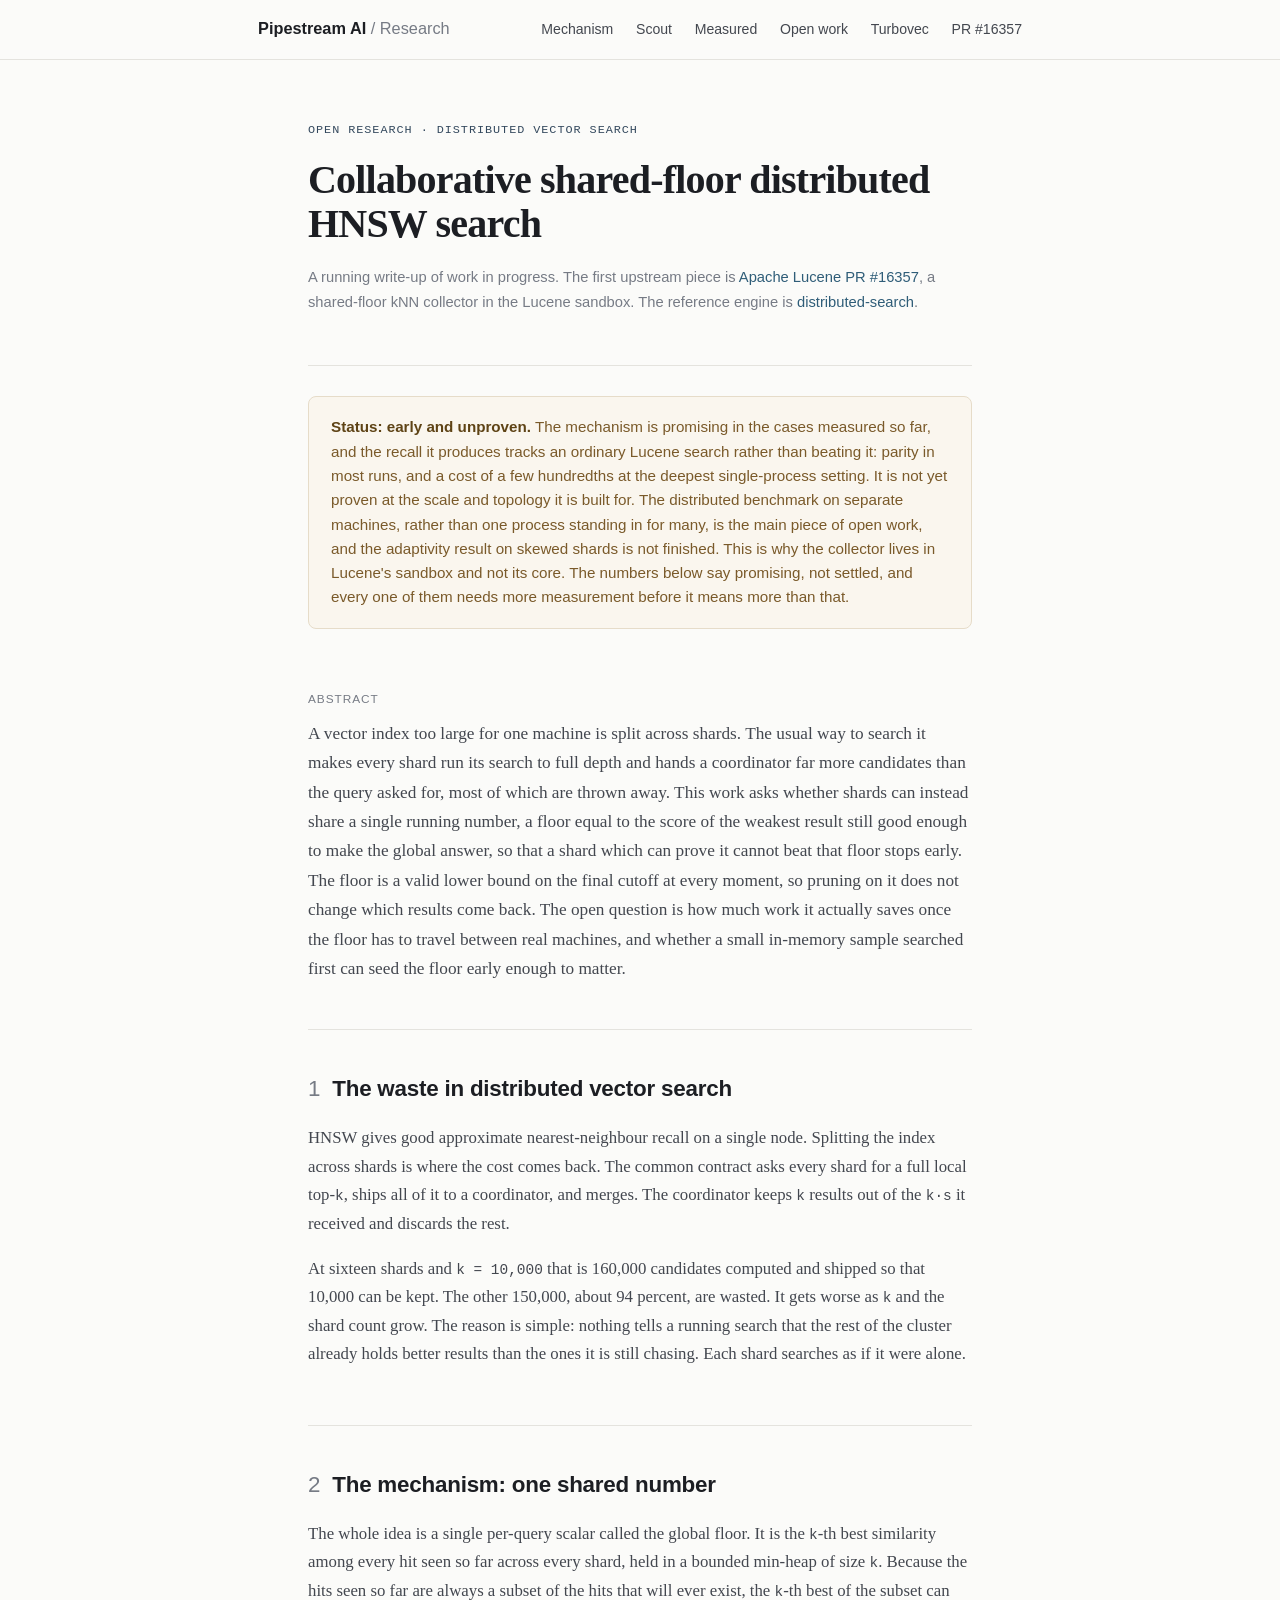
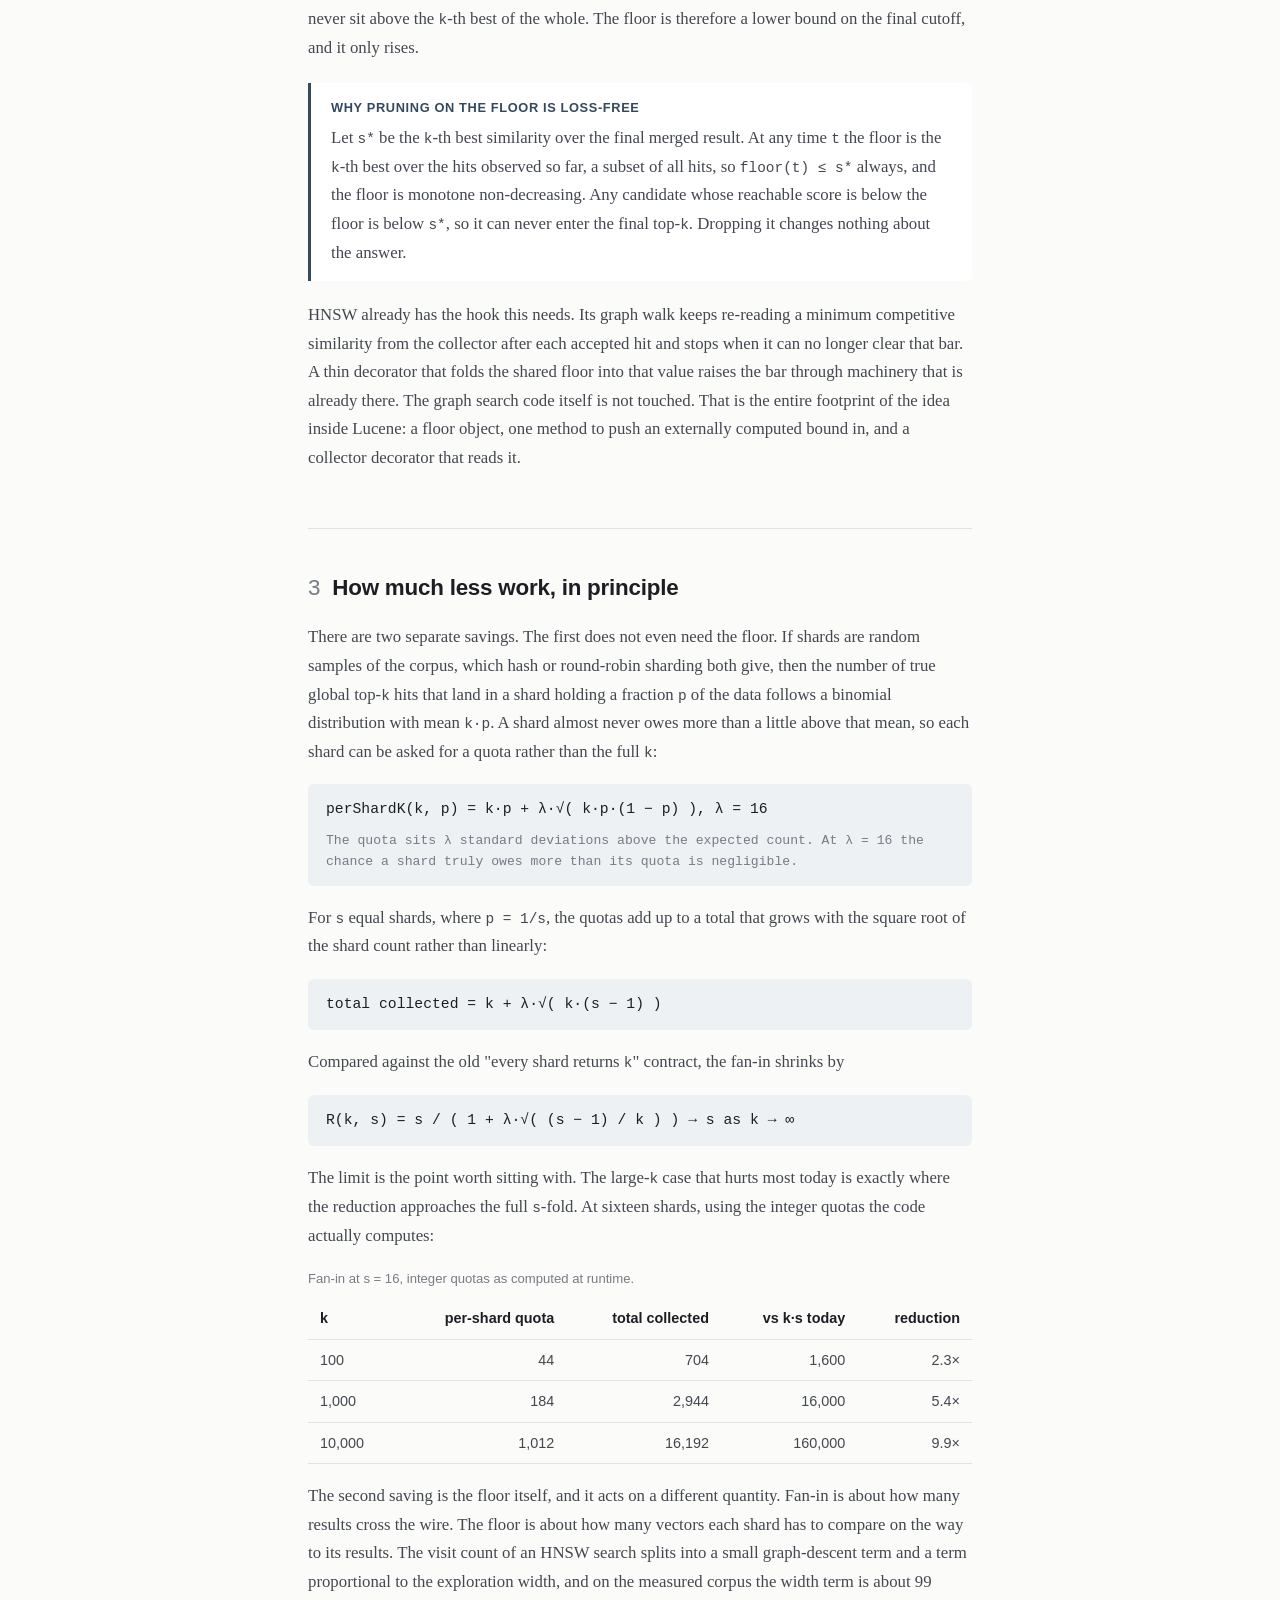
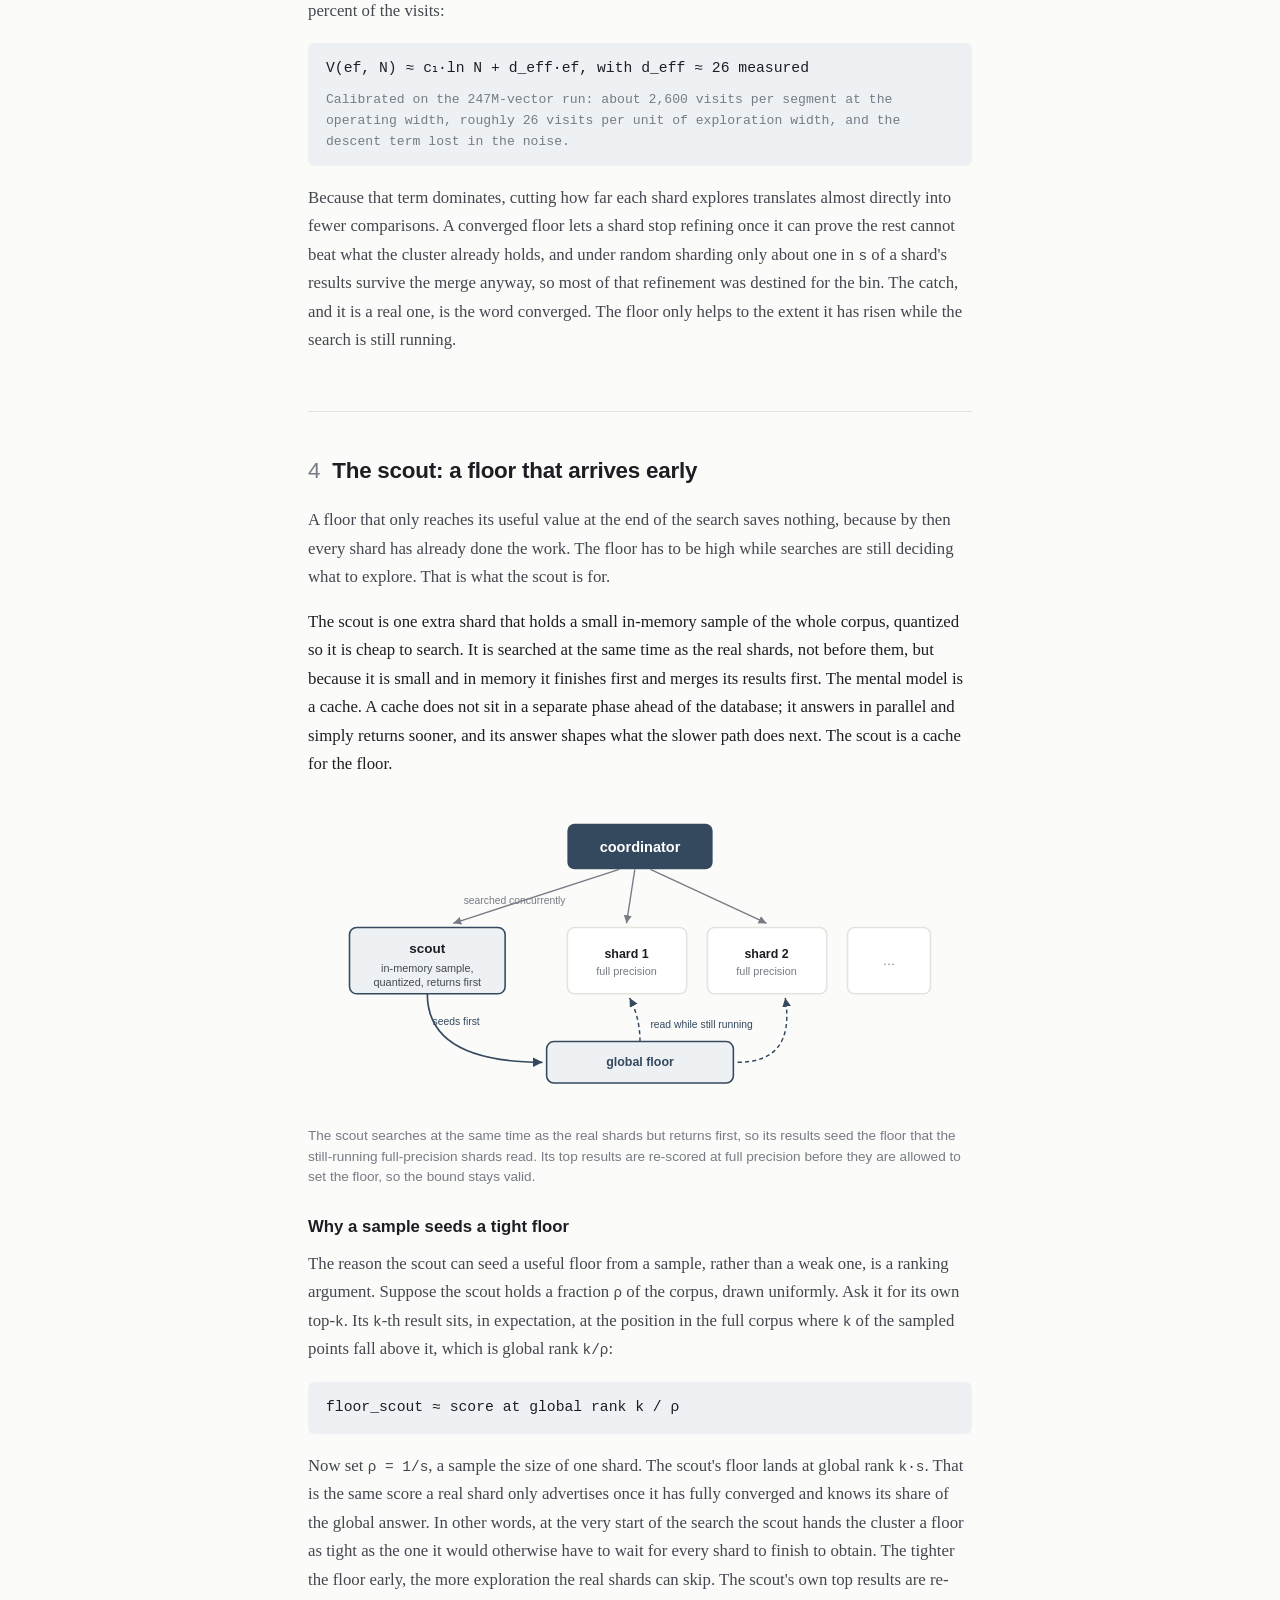
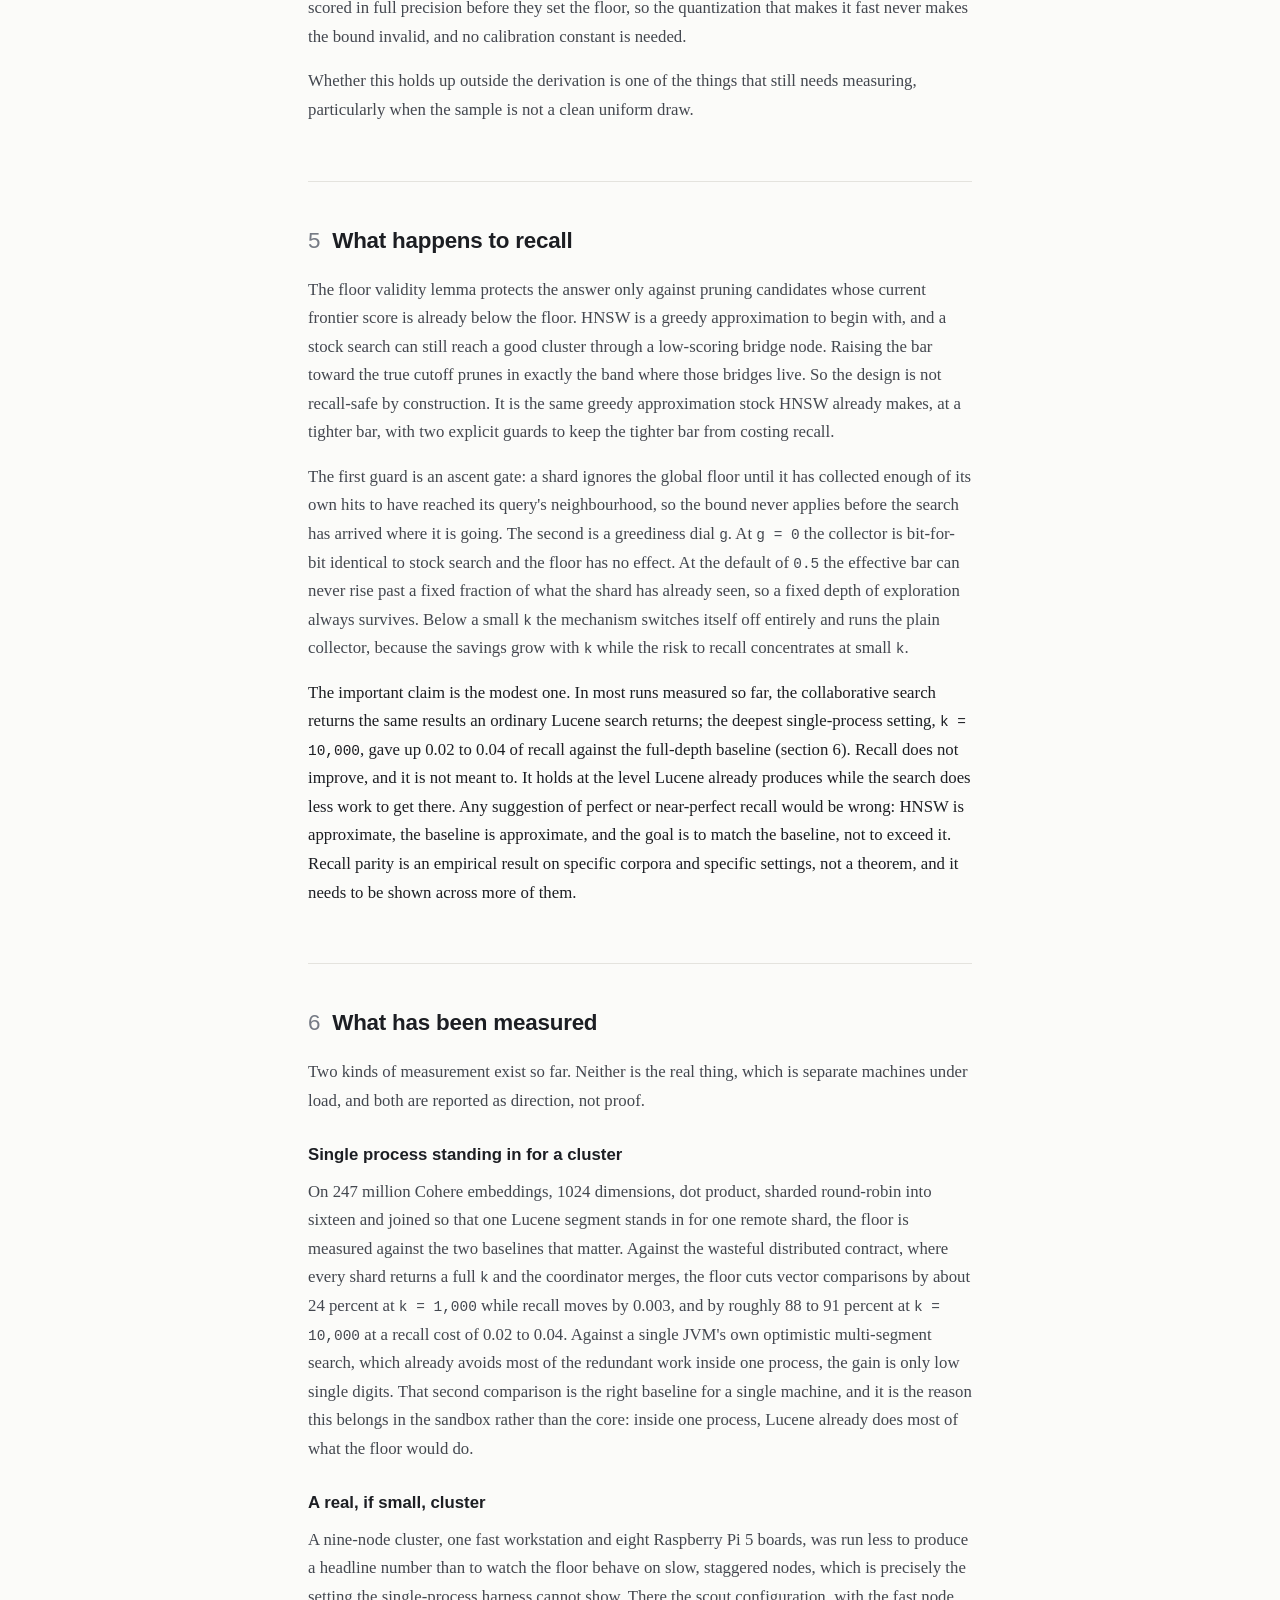
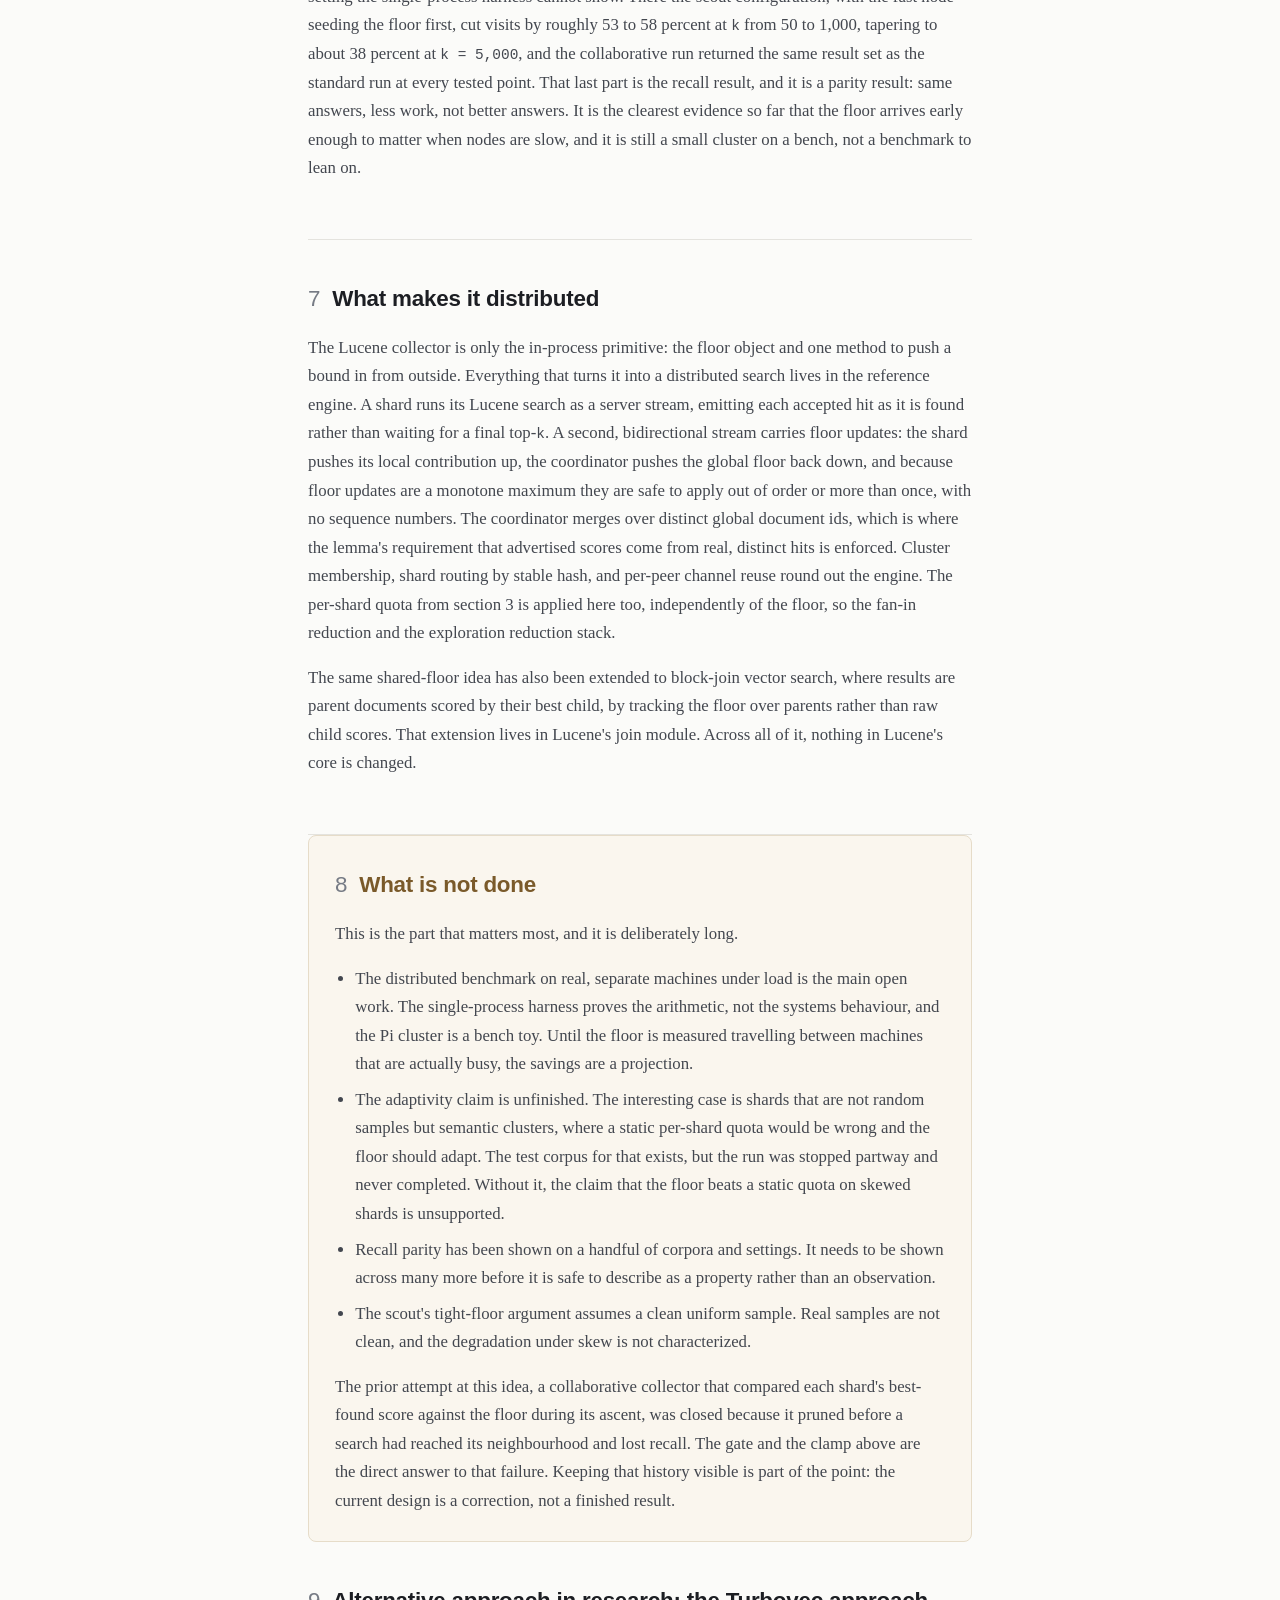
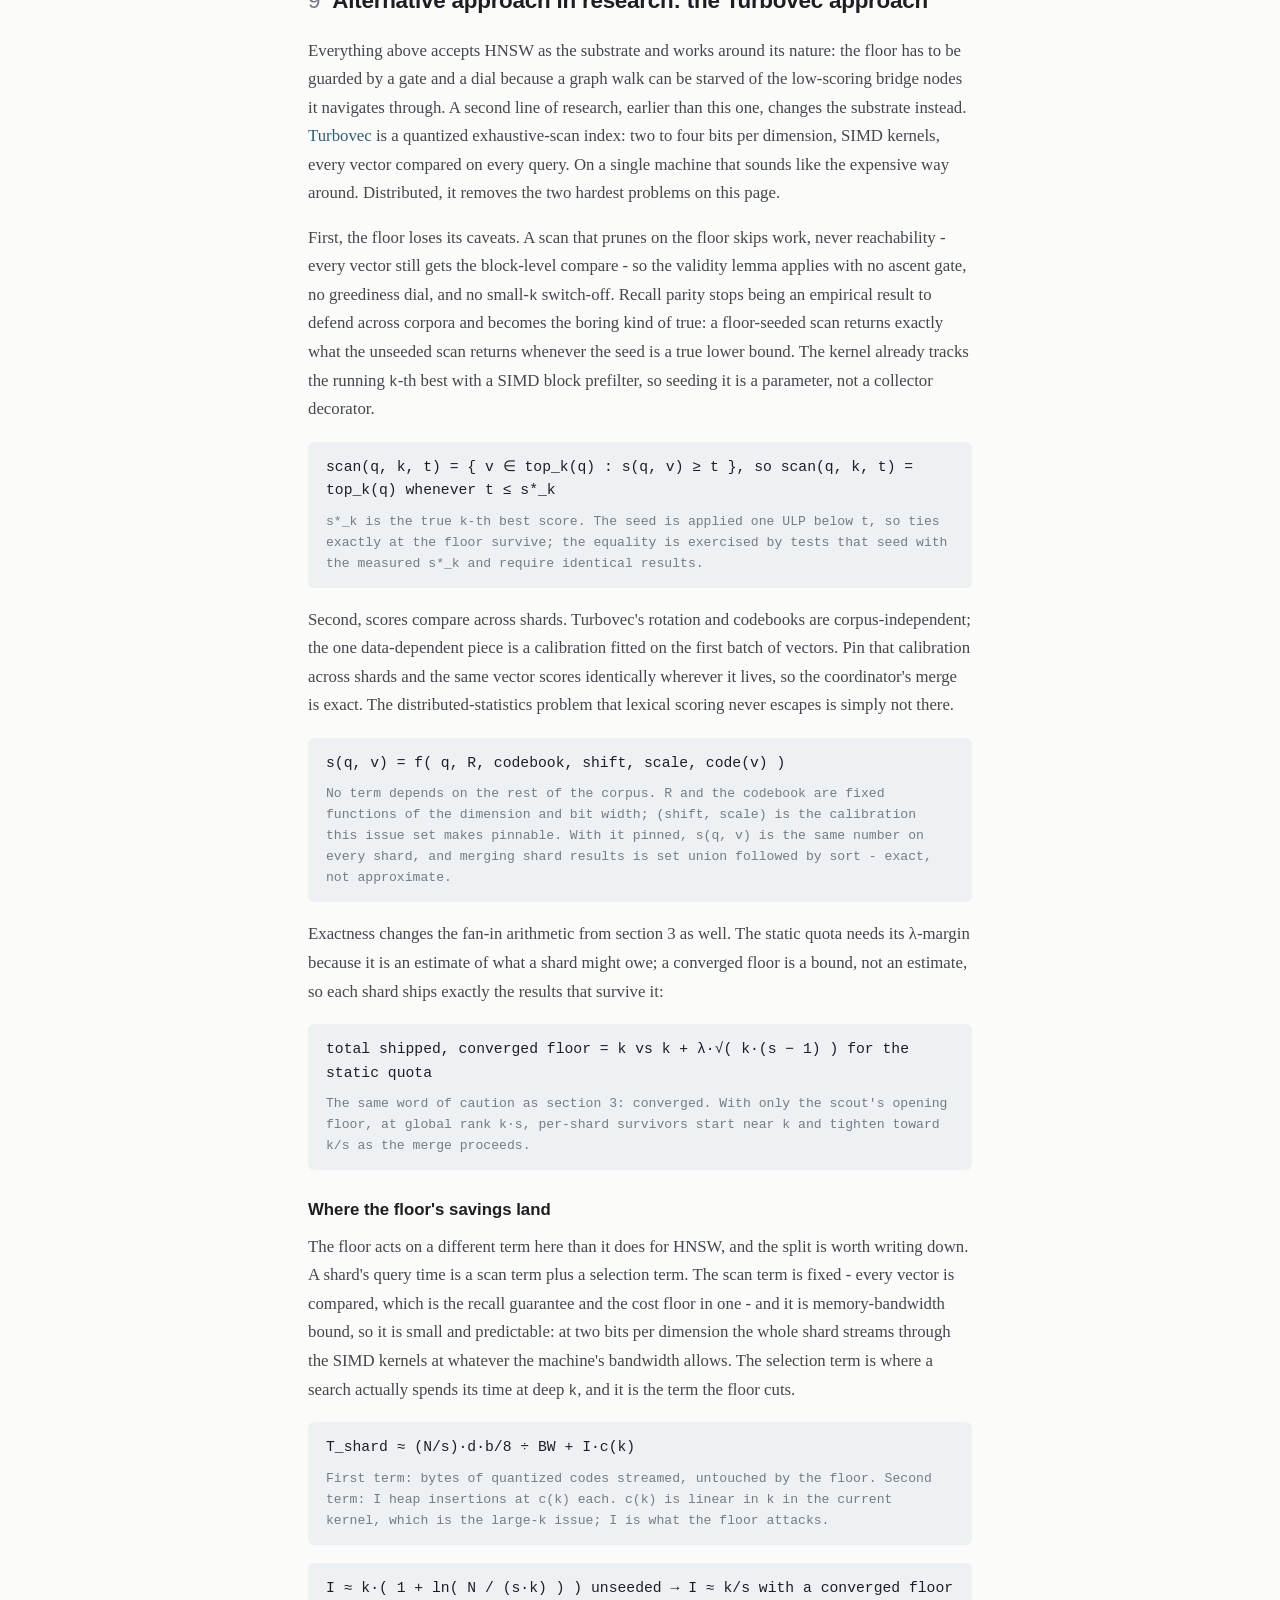
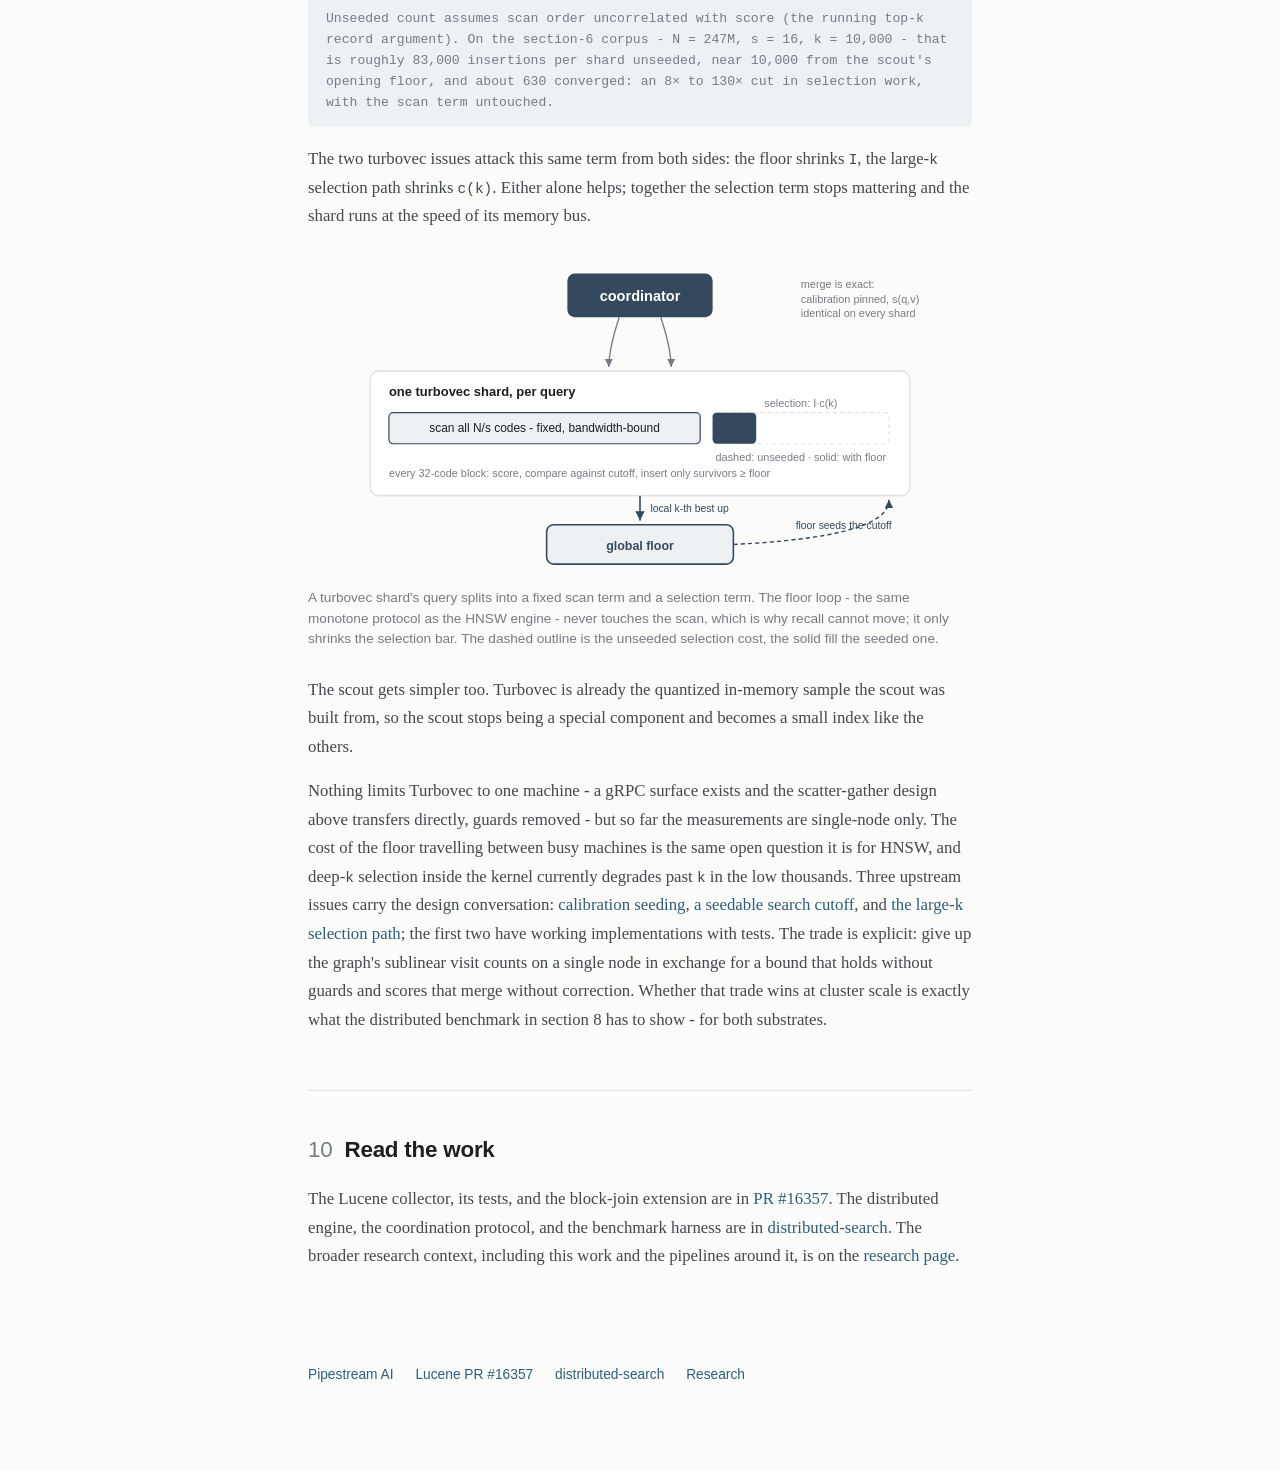
<file: distributed-search/index.html>
<!DOCTYPE html>
<html lang="en">
<head>
    <meta charset="UTF-8">
    <meta name="viewport" content="width=device-width, initial-scale=1.0">
    <meta name="description" content="Collaborative shared-floor distributed HNSW search: letting shards share a running lower bound so each can stop chasing candidates the rest of the cluster has already beaten. An open research write-up, with the mechanism, the math, what has been measured, and what has not.">
    <title>Collaborative distributed HNSW search | Pipestream AI Research</title>
    <style>
        :root {
            --bg: #fbfbf9;
            --surface: #ffffff;
            --ink: #1c1e23;
            --ink-soft: #43474f;
            --ink-faint: #767b85;
            --rule: #e4e3de;
            --accent: #34495e;
            --accent-soft: #eef1f4;
            --link: #2f5d78;
            --warn-bg: #faf6ee;
            --warn-rule: #e6dcc9;
            --warn-ink: #7a5a2a;
            --code: #172027;
            --code-ink: #e8eef1;
            --serif: "Iowan Old Style", "Palatino Linotype", Palatino, "Book Antiqua", Georgia, serif;
            --sans: -apple-system, BlinkMacSystemFont, "Segoe UI", Roboto, Helvetica, Arial, sans-serif;
            --mono: "SF Mono", ui-monospace, "JetBrains Mono", Menlo, Consolas, monospace;
        }
        * { margin: 0; padding: 0; box-sizing: border-box; }
        html { scroll-behavior: smooth; }
        body {
            font-family: var(--serif);
            font-size: 1.05rem;
            line-height: 1.7;
            color: var(--ink);
            background: var(--bg);
            -webkit-font-smoothing: antialiased;
            text-rendering: optimizeLegibility;
        }
        a { color: var(--link); text-decoration: none; }
        a:hover { text-decoration: underline; text-underline-offset: 2px; }
        code { font-family: var(--mono); font-size: 0.86em; }

        header {
            border-bottom: 1px solid var(--rule);
            background: var(--bg);
            position: sticky; top: 0; z-index: 10;
        }
        .header-inner {
            max-width: 820px; margin: 0 auto; padding: 15px 28px;
            display: flex; justify-content: space-between; align-items: baseline;
            gap: 16px; font-family: var(--sans);
        }
        .brand { font-weight: 600; color: var(--ink); font-size: 1.02rem; }
        .brand span { color: var(--ink-faint); font-weight: 400; }
        .header-inner nav a { color: var(--ink-soft); font-size: 0.88rem; margin-left: 18px; }

        .paper { max-width: 720px; margin: 0 auto; padding: 0 28px; }

        .titleblock { padding: 60px 0 34px; border-bottom: 1px solid var(--rule); }
        .eyebrow {
            font-family: var(--mono); font-size: 0.74rem; letter-spacing: 0.08em;
            text-transform: uppercase; color: var(--accent); margin-bottom: 18px;
        }
        h1 { font-size: 2.5rem; line-height: 1.12; letter-spacing: -0.02em; font-weight: 600; margin-bottom: 18px; }
        .byline { font-family: var(--sans); font-size: 0.92rem; color: var(--ink-faint); }
        .byline a { color: var(--link); }

        .status-note {
            font-family: var(--sans);
            background: var(--warn-bg); border: 1px solid var(--warn-rule); border-radius: 8px;
            padding: 18px 22px; margin: 30px 0; color: var(--warn-ink); font-size: 0.95rem; line-height: 1.6;
        }
        .status-note strong { color: #5e4315; }

        .abstract { padding: 30px 0; border-bottom: 1px solid var(--rule); }
        .abstract .label {
            font-family: var(--sans); font-size: 0.74rem; letter-spacing: 0.08em;
            text-transform: uppercase; color: var(--ink-faint); margin-bottom: 10px;
        }
        .abstract p { font-size: 1.08rem; color: var(--ink-soft); }

        section { padding: 40px 0; border-bottom: 1px solid var(--rule); }
        h2 {
            font-family: var(--sans); font-size: 1.4rem; font-weight: 650; letter-spacing: -0.01em;
            margin-bottom: 16px; color: var(--ink);
        }
        h2 .sec { color: var(--ink-faint); font-weight: 500; margin-right: 12px; }
        h3 { font-family: var(--sans); font-size: 1.05rem; font-weight: 650; margin: 26px 0 8px; }
        p { margin-bottom: 16px; color: var(--ink-soft); }
        p.body-ink { color: var(--ink); }

        .eq {
            font-family: var(--mono); font-size: 0.92rem; line-height: 1.6;
            background: var(--accent-soft); color: var(--ink);
            padding: 14px 18px; border-radius: 6px; margin: 18px 0; overflow-x: auto;
        }
        .eq .where { display: block; margin-top: 8px; color: var(--ink-faint); font-size: 0.82rem; }

        table.data { width: 100%; border-collapse: collapse; font-family: var(--sans); font-size: 0.9rem; margin: 18px 0; }
        table.data th, table.data td { padding: 8px 12px; border-bottom: 1px solid var(--rule); text-align: right; color: var(--ink-soft); }
        table.data th:first-child, table.data td:first-child { text-align: left; }
        table.data th { color: var(--ink); font-weight: 650; }
        table.data caption { font-family: var(--sans); font-size: 0.82rem; color: var(--ink-faint); text-align: left; margin-bottom: 8px; }

        figure { margin: 26px 0; }
        figure svg { width: 100%; height: auto; display: block; }
        figcaption { font-family: var(--sans); font-size: 0.85rem; color: var(--ink-faint); margin-top: 10px; line-height: 1.5; }

        .lemma {
            border-left: 3px solid var(--accent); background: var(--surface);
            padding: 14px 20px; margin: 20px 0; border-radius: 0 6px 6px 0;
        }
        .lemma .name { font-family: var(--sans); font-size: 0.8rem; font-weight: 650; text-transform: uppercase; letter-spacing: 0.05em; color: var(--accent); margin-bottom: 6px; }

        .open-work { background: var(--warn-bg); border: 1px solid var(--warn-rule); border-radius: 8px; padding: 8px 26px 26px; }
        .open-work h2 { color: var(--warn-ink); margin-top: 22px; }

        ul { margin: 0 0 16px 1.2em; color: var(--ink-soft); }
        li { margin: 7px 0; }

        footer { font-family: var(--sans); padding: 36px 0 60px; color: var(--ink-faint); font-size: 0.86rem; }
        footer a { color: var(--link); margin-right: 18px; }

        @media (max-width: 620px) {
            h1 { font-size: 1.9rem; }
            .header-inner nav a:not(:last-child) { display: none; }
        }
    </style>
</head>
<body>
    <header>
        <div class="header-inner">
            <a href="../" class="brand">Pipestream AI <span>/ Research</span></a>
            <nav>
                <a href="#mechanism">Mechanism</a>
                <a href="#scout">Scout</a>
                <a href="#measured">Measured</a>
                <a href="#open">Open work</a>
                <a href="#turbovec">Turbovec</a>
                <a href="https://github.com/apache/lucene/pull/16357">PR&nbsp;#16357</a>
            </nav>
        </div>
    </header>

    <main>
        <div class="paper">
            <div class="titleblock">
                <p class="eyebrow">Open research · distributed vector search</p>
                <h1>Collaborative shared-floor distributed HNSW search</h1>
                <p class="byline">
                    A running write-up of work in progress. The first upstream piece is
                    <a href="https://github.com/apache/lucene/pull/16357">Apache Lucene PR&nbsp;#16357</a>,
                    a shared-floor kNN collector in the Lucene sandbox. The reference engine is
                    <a href="https://github.com/ai-pipestream/distributed-search">distributed-search</a>.
                </p>
            </div>

            <div class="status-note">
                <strong>Status: early and unproven.</strong> The mechanism is promising in the
                cases measured so far, and the recall it produces tracks an ordinary Lucene
                search rather than beating it: parity in most runs, and a cost of a few
                hundredths at the deepest single-process setting. It is not yet proven at the scale and topology it
                is built for. The distributed benchmark on separate machines, rather than
                one process standing in for many, is the main piece of open work, and the
                adaptivity result on skewed shards is not finished. This is why the collector
                lives in Lucene's sandbox and not its core. The numbers below say promising, not
                settled, and every one of them needs more measurement before it means more than
                that.
            </div>

            <div class="abstract">
                <p class="label">Abstract</p>
                <p>
                    A vector index too large for one machine is split across shards. The usual
                    way to search it makes every shard run its search to full depth and hands a
                    coordinator far more candidates than the query asked for, most of which are
                    thrown away. This work asks whether shards can instead share a single running
                    number, a floor equal to the score of the weakest result still good enough to
                    make the global answer, so that a shard which can prove it cannot beat that
                    floor stops early. The floor is a valid lower bound on the final cutoff at
                    every moment, so pruning on it does not change which results come back. The
                    open question is how much work it actually saves once the floor has to travel
                    between real machines, and whether a small in-memory sample searched first can
                    seed the floor early enough to matter.
                </p>
            </div>

            <section id="problem">
                <h2><span class="sec">1</span>The waste in distributed vector search</h2>
                <p>
                    HNSW gives good approximate nearest-neighbour recall on a single node. Splitting
                    the index across shards is where the cost comes back. The common contract asks
                    every shard for a full local top-<code>k</code>, ships all of it to a
                    coordinator, and merges. The coordinator keeps <code>k</code> results out of the
                    <code>k·s</code> it received and discards the rest.
                </p>
                <p>
                    At sixteen shards and <code>k = 10,000</code> that is 160,000 candidates
                    computed and shipped so that 10,000 can be kept. The other 150,000, about 94
                    percent, are wasted. It gets worse as <code>k</code> and the shard count grow.
                    The reason is simple: nothing tells a running search that the rest of the
                    cluster already holds better results than the ones it is still chasing. Each
                    shard searches as if it were alone.
                </p>
            </section>

            <section id="mechanism">
                <h2><span class="sec">2</span>The mechanism: one shared number</h2>
                <p>
                    The whole idea is a single per-query scalar called the global floor. It is the
                    <code>k</code>-th best similarity among every hit seen so far across every
                    shard, held in a bounded min-heap of size <code>k</code>. Because the hits seen
                    so far are always a subset of the hits that will ever exist, the
                    <code>k</code>-th best of the subset can never sit above the
                    <code>k</code>-th best of the whole. The floor is therefore a lower bound on the
                    final cutoff, and it only rises.
                </p>
                <div class="lemma">
                    <div class="name">Why pruning on the floor is loss-free</div>
                    <p style="margin-bottom:0">
                        Let <code>s*</code> be the <code>k</code>-th best similarity over the final
                        merged result. At any time <code>t</code> the floor is the
                        <code>k</code>-th best over the hits observed so far, a subset of all hits,
                        so <code>floor(t) ≤ s*</code> always, and the floor is monotone
                        non-decreasing. Any candidate whose reachable score is below the floor is
                        below <code>s*</code>, so it can never enter the final top-<code>k</code>.
                        Dropping it changes nothing about the answer.
                    </p>
                </div>
                <p>
                    HNSW already has the hook this needs. Its graph walk keeps re-reading a minimum
                    competitive similarity from the collector after each accepted hit and stops
                    when it can no longer clear that bar. A thin decorator that folds the shared
                    floor into that value raises the bar through machinery that is already there.
                    The graph search code itself is not touched. That is the entire footprint of
                    the idea inside Lucene: a floor object, one method to push an externally
                    computed bound in, and a collector decorator that reads it.
                </p>
            </section>

            <section id="math">
                <h2><span class="sec">3</span>How much less work, in principle</h2>
                <p>
                    There are two separate savings. The first does not even need the floor. If
                    shards are random samples of the corpus, which hash or round-robin sharding
                    both give, then the number of true global top-<code>k</code> hits that land in a
                    shard holding a fraction <code>p</code> of the data follows a binomial
                    distribution with mean <code>k·p</code>. A shard almost never owes more than a
                    little above that mean, so each shard can be asked for a quota rather than the
                    full <code>k</code>:
                </p>
                <div class="eq">
                    perShardK(k, p) = k·p + λ·√( k·p·(1 − p) ),  λ = 16
                    <span class="where">The quota sits λ standard deviations above the expected count. At λ = 16 the chance a shard truly owes more than its quota is negligible.</span>
                </div>
                <p>
                    For <code>s</code> equal shards, where <code>p = 1/s</code>, the quotas add up to
                    a total that grows with the square root of the shard count rather than linearly:
                </p>
                <div class="eq">
                    total collected = k + λ·√( k·(s − 1) )
                </div>
                <p>
                    Compared against the old "every shard returns <code>k</code>" contract, the
                    fan-in shrinks by
                </p>
                <div class="eq">
                    R(k, s) = s / ( 1 + λ·√( (s − 1) / k ) )   →   s   as k → ∞
                </div>
                <p>
                    The limit is the point worth sitting with. The large-<code>k</code> case that
                    hurts most today is exactly where the reduction approaches the full
                    <code>s</code>-fold. At sixteen shards, using the integer quotas the code
                    actually computes:
                </p>
                <table class="data">
                    <caption>Fan-in at s = 16, integer quotas as computed at runtime.</caption>
                    <thead>
                        <tr><th>k</th><th>per-shard quota</th><th>total collected</th><th>vs k·s today</th><th>reduction</th></tr>
                    </thead>
                    <tbody>
                        <tr><td>100</td><td>44</td><td>704</td><td>1,600</td><td>2.3&times;</td></tr>
                        <tr><td>1,000</td><td>184</td><td>2,944</td><td>16,000</td><td>5.4&times;</td></tr>
                        <tr><td>10,000</td><td>1,012</td><td>16,192</td><td>160,000</td><td>9.9&times;</td></tr>
                    </tbody>
                </table>
                <p>
                    The second saving is the floor itself, and it acts on a different quantity.
                    Fan-in is about how many results cross the wire. The floor is about how many
                    vectors each shard has to compare on the way to its results. The visit count of
                    an HNSW search splits into a small graph-descent term and a term proportional to
                    the exploration width, and on the measured corpus the width term is about 99
                    percent of the visits:
                </p>
                <div class="eq">
                    V(ef, N) ≈ c₁·ln N + d_eff·ef,   with d_eff ≈ 26 measured
                    <span class="where">Calibrated on the 247M-vector run: about 2,600 visits per segment at the operating width, roughly 26 visits per unit of exploration width, and the descent term lost in the noise.</span>
                </div>
                <p>
                    Because that term dominates, cutting how far each shard explores translates
                    almost directly into fewer comparisons. A converged floor lets a shard stop
                    refining once it can prove the rest cannot beat what the cluster already holds,
                    and under random sharding only about one in <code>s</code> of a shard's results
                    survive the merge anyway, so most of that refinement was destined for the bin.
                    The catch, and it is a real one, is the word converged. The floor only helps to
                    the extent it has risen while the search is still running.
                </p>
            </section>

            <section id="scout">
                <h2><span class="sec">4</span>The scout: a floor that arrives early</h2>
                <p>
                    A floor that only reaches its useful value at the end of the search saves
                    nothing, because by then every shard has already done the work. The floor has to
                    be high while searches are still deciding what to explore. That is what the
                    scout is for.
                </p>
                <p class="body-ink">
                    The scout is one extra shard that holds a small in-memory sample of the whole
                    corpus, quantized so it is cheap to search. It is searched at the same time as
                    the real shards, not before them, but because it is small and in memory it
                    finishes first and merges its results first. The mental model is a cache. A cache
                    does not sit in a separate phase ahead of the database; it answers in parallel
                    and simply returns sooner, and its answer shapes what the slower path does next.
                    The scout is a cache for the floor.
                </p>

                <figure>
                    <svg viewBox="0 0 640 300" role="img" aria-label="Diagram: a scout shard and the real shards are searched concurrently, but the scout merges first and seeds the floor the real shards read while still running.">
                        <defs>
                            <marker id="arrow" markerWidth="8" markerHeight="8" refX="6" refY="3" orient="auto">
                                <path d="M0,0 L6,3 L0,6 Z" fill="#767b85"></path>
                            </marker>
                            <marker id="arrowAccent" markerWidth="8" markerHeight="8" refX="6" refY="3" orient="auto">
                                <path d="M0,0 L6,3 L0,6 Z" fill="#34495e"></path>
                            </marker>
                        </defs>
                        <!-- coordinator -->
                        <rect x="250" y="18" width="140" height="44" rx="7" fill="#34495e"></rect>
                        <text x="320" y="45" text-anchor="middle" fill="#fff" font-family="var(--sans)" font-size="14" font-weight="600">coordinator</text>
                        <!-- scout -->
                        <rect x="40" y="118" width="150" height="64" rx="7" fill="#eef1f4" stroke="#34495e" stroke-width="1.5"></rect>
                        <text x="115" y="143" text-anchor="middle" fill="#1c1e23" font-family="var(--sans)" font-size="13" font-weight="650">scout</text>
                        <text x="115" y="161" text-anchor="middle" fill="#43474f" font-family="var(--sans)" font-size="10.5">in-memory sample,</text>
                        <text x="115" y="174" text-anchor="middle" fill="#43474f" font-family="var(--sans)" font-size="10.5">quantized, returns first</text>
                        <!-- real shards -->
                        <rect x="250" y="118" width="115" height="64" rx="7" fill="#fff" stroke="#e4e3de" stroke-width="1.5"></rect>
                        <text x="307" y="147" text-anchor="middle" fill="#1c1e23" font-family="var(--sans)" font-size="12" font-weight="600">shard 1</text>
                        <text x="307" y="164" text-anchor="middle" fill="#767b85" font-family="var(--sans)" font-size="10.5">full precision</text>
                        <rect x="385" y="118" width="115" height="64" rx="7" fill="#fff" stroke="#e4e3de" stroke-width="1.5"></rect>
                        <text x="442" y="147" text-anchor="middle" fill="#1c1e23" font-family="var(--sans)" font-size="12" font-weight="600">shard 2</text>
                        <text x="442" y="164" text-anchor="middle" fill="#767b85" font-family="var(--sans)" font-size="10.5">full precision</text>
                        <rect x="520" y="118" width="80" height="64" rx="7" fill="#fff" stroke="#e4e3de" stroke-width="1.5"></rect>
                        <text x="560" y="154" text-anchor="middle" fill="#767b85" font-family="var(--sans)" font-size="12">…</text>
                        <!-- concurrent search arrows down -->
                        <line x1="300" y1="62" x2="140" y2="114" stroke="#767b85" stroke-width="1.3" marker-end="url(#arrow)"></line>
                        <line x1="315" y1="62" x2="307" y2="114" stroke="#767b85" stroke-width="1.3" marker-end="url(#arrow)"></line>
                        <line x1="330" y1="62" x2="442" y2="114" stroke="#767b85" stroke-width="1.3" marker-end="url(#arrow)"></line>
                        <text x="150" y="95" fill="#767b85" font-family="var(--sans)" font-size="10">searched concurrently</text>
                        <!-- scout seeds floor -->
                        <rect x="230" y="228" width="180" height="40" rx="7" fill="#eef1f4" stroke="#34495e" stroke-width="1.5"></rect>
                        <text x="320" y="252" text-anchor="middle" fill="#34495e" font-family="var(--sans)" font-size="12" font-weight="650">global floor</text>
                        <path d="M115,182 Q115,248 226,248" fill="none" stroke="#34495e" stroke-width="1.6" marker-end="url(#arrowAccent)"></path>
                        <text x="120" y="212" fill="#34495e" font-family="var(--sans)" font-size="10">seeds first</text>
                        <!-- floor read by shards while running -->
                        <path d="M414,248 Q470,248 460,186" fill="none" stroke="#34495e" stroke-width="1.4" stroke-dasharray="4 3" marker-end="url(#arrowAccent)"></path>
                        <path d="M320,228 Q320,205 310,186" fill="none" stroke="#34495e" stroke-width="1.4" stroke-dasharray="4 3" marker-end="url(#arrowAccent)"></path>
                        <text x="330" y="215" fill="#34495e" font-family="var(--sans)" font-size="10">read while still running</text>
                    </svg>
                    <figcaption>
                        The scout searches at the same time as the real shards but returns first,
                        so its results seed the floor that the still-running full-precision shards
                        read. Its top results are re-scored at full precision before they are
                        allowed to set the floor, so the bound stays valid.
                    </figcaption>
                </figure>

                <h3>Why a sample seeds a tight floor</h3>
                <p>
                    The reason the scout can seed a useful floor from a sample, rather than a weak
                    one, is a ranking argument. Suppose the scout holds a fraction <code>ρ</code> of
                    the corpus, drawn uniformly. Ask it for its own top-<code>k</code>. Its
                    <code>k</code>-th result sits, in expectation, at the position in the full corpus
                    where <code>k</code> of the sampled points fall above it, which is global rank
                    <code>k/ρ</code>:
                </p>
                <div class="eq">
                    floor_scout ≈ score at global rank k / ρ
                </div>
                <p>
                    Now set <code>ρ = 1/s</code>, a sample the size of one shard. The scout's floor
                    lands at global rank <code>k·s</code>. That is the same score a real shard only
                    advertises once it has fully converged and knows its share of the global answer.
                    In other words, at the very start of the search the scout hands the cluster a
                    floor as tight as the one it would otherwise have to wait for every shard to
                    finish to obtain. The tighter the floor early, the more exploration the real
                    shards can skip. The scout's own top results are re-scored in full precision
                    before they set the floor, so the quantization that makes it fast never makes the
                    bound invalid, and no calibration constant is needed.
                </p>
                <p>
                    Whether this holds up outside the derivation is one of the things that still
                    needs measuring, particularly when the sample is not a clean uniform draw.
                </p>
            </section>

            <section id="recall">
                <h2><span class="sec">5</span>What happens to recall</h2>
                <p>
                    The floor validity lemma protects the answer only against pruning candidates
                    whose current frontier score is already below the floor. HNSW is a greedy
                    approximation to begin with, and a stock search can still reach a good cluster
                    through a low-scoring bridge node. Raising the bar toward the true cutoff prunes
                    in exactly the band where those bridges live. So the design is not recall-safe by
                    construction. It is the same greedy approximation stock HNSW already makes, at a
                    tighter bar, with two explicit guards to keep the tighter bar from costing recall.
                </p>
                <p>
                    The first guard is an ascent gate: a shard ignores the global floor until it has
                    collected enough of its own hits to have reached its query's neighbourhood, so
                    the bound never applies before the search has arrived where it is going. The
                    second is a greediness dial <code>g</code>. At <code>g = 0</code> the collector
                    is bit-for-bit identical to stock search and the floor has no effect. At the
                    default of <code>0.5</code> the effective bar can never rise past a fixed
                    fraction of what the shard has already seen, so a fixed depth of exploration
                    always survives. Below a small <code>k</code> the mechanism switches itself off
                    entirely and runs the plain collector, because the savings grow with <code>k</code>
                    while the risk to recall concentrates at small <code>k</code>.
                </p>
                <p class="body-ink">
                    The important claim is the modest one. In most runs measured so far, the
                    collaborative search returns the same results an ordinary Lucene search
                    returns; the deepest single-process setting, <code>k = 10,000</code>, gave up
                    0.02 to 0.04 of recall against the full-depth baseline (section 6).
                    Recall does not improve, and it is not meant to. It holds at the level Lucene
                    already produces while the search does less work to get there. Any suggestion of
                    perfect or near-perfect recall would be wrong: HNSW is approximate, the baseline
                    is approximate, and the goal is to match the baseline, not to exceed it. Recall
                    parity is an empirical result on specific corpora and specific settings, not a
                    theorem, and it needs to be shown across more of them.
                </p>
            </section>

            <section id="measured">
                <h2><span class="sec">6</span>What has been measured</h2>
                <p>
                    Two kinds of measurement exist so far. Neither is the real thing, which is
                    separate machines under load, and both are reported as direction, not proof.
                </p>
                <h3>Single process standing in for a cluster</h3>
                <p>
                    On 247 million Cohere embeddings, 1024 dimensions, dot product, sharded
                    round-robin into sixteen and joined so that one Lucene segment stands in for one
                    remote shard, the floor is measured against the two baselines that matter.
                    Against the wasteful distributed contract, where every shard returns a full
                    <code>k</code> and the coordinator merges, the floor cuts vector comparisons by
                    about 24 percent at <code>k = 1,000</code> while recall moves by 0.003, and by
                    roughly 88 to 91 percent at <code>k = 10,000</code> at a recall cost of 0.02 to
                    0.04. Against a single JVM's own optimistic multi-segment search, which already
                    avoids most of the redundant work inside one process, the gain is only low single
                    digits. That second comparison is the right baseline for a single machine, and it is
                    the reason this belongs in the sandbox rather than the core: inside one process,
                    Lucene already does most of what the floor would do.
                </p>
                <h3>A real, if small, cluster</h3>
                <p>
                    A nine-node cluster, one fast workstation and eight Raspberry Pi 5 boards, was
                    run less to produce a headline number than to watch the floor behave on slow,
                    staggered nodes, which is precisely the setting the single-process harness cannot
                    show. There the scout configuration, with the fast node seeding the floor first,
                    cut visits by roughly 53 to 58 percent at <code>k</code> from 50 to 1,000,
                    tapering to about 38 percent at <code>k = 5,000</code>, and the collaborative run
                    returned the same result set as the standard run at every tested point. That last
                    part is the recall result, and it is a parity result: same answers, less work,
                    not better answers. It is the clearest evidence so far that the floor arrives
                    early enough to matter when nodes are slow, and it is still a small cluster on a
                    bench, not a benchmark to lean on.
                </p>
            </section>

            <section id="engine">
                <h2><span class="sec">7</span>What makes it distributed</h2>
                <p>
                    The Lucene collector is only the in-process primitive: the floor object and one
                    method to push a bound in from outside. Everything that turns it into a
                    distributed search lives in the reference engine. A shard runs its Lucene search
                    as a server stream, emitting each accepted hit as it is found rather than waiting
                    for a final top-<code>k</code>. A second, bidirectional stream carries floor
                    updates: the shard pushes its local contribution up, the coordinator pushes the
                    global floor back down, and because floor updates are a monotone maximum they are
                    safe to apply out of order or more than once, with no sequence numbers. The
                    coordinator merges over distinct global document ids, which is where the
                    lemma's requirement that advertised scores come from real, distinct hits is
                    enforced. Cluster membership, shard routing by stable hash, and per-peer channel
                    reuse round out the engine. The per-shard quota from section 3 is applied here
                    too, independently of the floor, so the fan-in reduction and the exploration
                    reduction stack.
                </p>
                <p>
                    The same shared-floor idea has also been extended to block-join vector search,
                    where results are parent documents scored by their best child, by tracking the
                    floor over parents rather than raw child scores. That extension lives in Lucene's
                    join module. Across all of it, nothing in Lucene's core is changed.
                </p>
            </section>

            <section id="open" class="open-work">
                <h2><span class="sec">8</span>What is not done</h2>
                <p>
                    This is the part that matters most, and it is deliberately long.
                </p>
                <ul>
                    <li>
                        The distributed benchmark on real, separate machines under load is the main
                        open work. The single-process harness proves the arithmetic, not the
                        systems behaviour, and the Pi cluster is a bench toy. Until the floor is
                        measured travelling between machines that are actually busy, the savings are
                        a projection.
                    </li>
                    <li>
                        The adaptivity claim is unfinished. The interesting case is shards that are
                        not random samples but semantic clusters, where a static per-shard quota
                        would be wrong and the floor should adapt. The test corpus for that exists,
                        but the run was stopped partway and never completed. Without it, the claim
                        that the floor beats a static quota on skewed shards is unsupported.
                    </li>
                    <li>
                        Recall parity has been shown on a handful of corpora and settings. It needs
                        to be shown across many more before it is safe to describe as a property
                        rather than an observation.
                    </li>
                    <li>
                        The scout's tight-floor argument assumes a clean uniform sample. Real
                        samples are not clean, and the degradation under skew is not characterized.
                    </li>
                </ul>
                <p style="margin-bottom:0">
                    The prior attempt at this idea, a collaborative collector that compared each
                    shard's best-found score against the floor during its ascent, was closed because
                    it pruned before a search had reached its neighbourhood and lost recall. The
                    gate and the clamp above are the direct answer to that failure. Keeping that
                    history visible is part of the point: the current design is a correction, not a
                    finished result.
                </p>
            </section>

            <section id="turbovec">
                <h2><span class="sec">9</span>Alternative approach in research: the Turbovec approach</h2>
                <p>
                    Everything above accepts HNSW as the substrate and works around its nature: the
                    floor has to be guarded by a gate and a dial because a graph walk can be starved
                    of the low-scoring bridge nodes it navigates through. A second line of research,
                    earlier than this one, changes the substrate instead.
                    <a href="https://github.com/RyanCodrai/turbovec">Turbovec</a> is a quantized
                    exhaustive-scan index: two to four bits per dimension, SIMD kernels, every vector
                    compared on every query. On a single machine that sounds like the expensive way
                    around. Distributed, it removes the two hardest problems on this page.
                </p>
                <p>
                    First, the floor loses its caveats. A scan that prunes on the floor skips work,
                    never reachability - every vector still gets the block-level compare - so the
                    validity lemma applies with no ascent gate, no greediness dial, and no small-<code>k</code>
                    switch-off. Recall parity stops being an empirical result to defend across
                    corpora and becomes the boring kind of true: a floor-seeded scan returns exactly
                    what the unseeded scan returns whenever the seed is a true lower bound. The
                    kernel already tracks the running <code>k</code>-th best with a SIMD block
                    prefilter, so seeding it is a parameter, not a collector decorator.
                </p>
                <div class="eq">
                    scan(q, k, t) = { v ∈ top_k(q) : s(q, v) ≥ t },  so  scan(q, k, t) = top_k(q)  whenever  t ≤ s*_k
                    <span class="where">s*_k is the true k-th best score. The seed is applied one ULP below t, so ties exactly at the floor survive; the equality is exercised by tests that seed with the measured s*_k and require identical results.</span>
                </div>
                <p>
                    Second, scores compare across shards. Turbovec's rotation and codebooks are
                    corpus-independent; the one data-dependent piece is a calibration fitted on the
                    first batch of vectors. Pin that calibration across shards and the same vector
                    scores identically wherever it lives, so the coordinator's merge is exact. The
                    distributed-statistics problem that lexical scoring never escapes is simply not
                    there.
                </p>
                <div class="eq">
                    s(q, v) = f( q, R, codebook, shift, scale, code(v) )
                    <span class="where">No term depends on the rest of the corpus. R and the codebook are fixed functions of the dimension and bit width; (shift, scale) is the calibration this issue set makes pinnable. With it pinned, s(q, v) is the same number on every shard, and merging shard results is set union followed by sort - exact, not approximate.</span>
                </div>
                <p>
                    Exactness changes the fan-in arithmetic from section 3 as well. The static quota
                    needs its λ-margin because it is an estimate of what a shard might owe; a
                    converged floor is a bound, not an estimate, so each shard ships exactly the
                    results that survive it:
                </p>
                <div class="eq">
                    total shipped, converged floor = k        vs        k + λ·√( k·(s − 1) )  for the static quota
                    <span class="where">The same word of caution as section 3: converged. With only the scout's opening floor, at global rank k·s, per-shard survivors start near k and tighten toward k/s as the merge proceeds.</span>
                </div>
                <h3>Where the floor's savings land</h3>
                <p>
                    The floor acts on a different term here than it does for HNSW, and the split is
                    worth writing down. A shard's query time is a scan term plus a selection term.
                    The scan term is fixed - every vector is compared, which is the recall guarantee
                    and the cost floor in one - and it is memory-bandwidth bound, so it is small and
                    predictable: at two bits per dimension the whole shard streams through the SIMD
                    kernels at whatever the machine's bandwidth allows. The selection term is where
                    a search actually spends its time at deep <code>k</code>, and it is the term the
                    floor cuts.
                </p>
                <div class="eq">
                    T_shard ≈ (N/s)·d·b/8 ÷ BW   +   I·c(k)
                    <span class="where">First term: bytes of quantized codes streamed, untouched by the floor. Second term: I heap insertions at c(k) each. c(k) is linear in k in the current kernel, which is the large-k issue; I is what the floor attacks.</span>
                </div>
                <div class="eq">
                    I ≈ k·( 1 + ln( N / (s·k) ) )  unseeded        →        I ≈ k/s  with a converged floor
                    <span class="where">Unseeded count assumes scan order uncorrelated with score (the running top-k record argument). On the section-6 corpus - N = 247M, s = 16, k = 10,000 - that is roughly 83,000 insertions per shard unseeded, near 10,000 from the scout's opening floor, and about 630 converged: an 8× to 130× cut in selection work, with the scan term untouched.</span>
                </div>
                <p>
                    The two turbovec issues attack this same term from both sides: the floor shrinks
                    <code>I</code>, the large-<code>k</code> selection path shrinks <code>c(k)</code>.
                    Either alone helps; together the selection term stops mattering and the shard
                    runs at the speed of its memory bus.
                </p>

                <figure>
                    <svg viewBox="0 0 640 310" role="img" aria-label="Diagram: a turbovec shard's query time split into a fixed scan term and a shrinking selection term, with the coordinator's floor loop cutting only the selection term.">
                        <!-- coordinator -->
                        <rect x="250" y="16" width="140" height="42" rx="7" fill="#34495e"></rect>
                        <text x="320" y="42" text-anchor="middle" fill="#fff" font-family="var(--sans)" font-size="14" font-weight="600">coordinator</text>
                        <text x="475" y="30" fill="#767b85" font-family="var(--sans)" font-size="10.5">merge is exact:</text>
                        <text x="475" y="44" fill="#767b85" font-family="var(--sans)" font-size="10.5">calibration pinned, s(q,v)</text>
                        <text x="475" y="58" fill="#767b85" font-family="var(--sans)" font-size="10.5">identical on every shard</text>
                        <!-- shard box -->
                        <rect x="60" y="110" width="520" height="120" rx="8" fill="#fff" stroke="#e4e3de" stroke-width="1.5"></rect>
                        <text x="78" y="134" fill="#1c1e23" font-family="var(--sans)" font-size="12.5" font-weight="650">one turbovec shard, per query</text>
                        <!-- scan term bar -->
                        <rect x="78" y="150" width="300" height="30" rx="4" fill="#eef1f4" stroke="#34495e" stroke-width="1.2"></rect>
                        <text x="228" y="169" text-anchor="middle" fill="#1c1e23" font-family="var(--sans)" font-size="11.5">scan all N/s codes - fixed, bandwidth-bound</text>
                        <!-- selection term bar: full outline + shrunk fill -->
                        <rect x="390" y="150" width="170" height="30" rx="4" fill="none" stroke="#e4e3de" stroke-width="1.2" stroke-dasharray="4 3"></rect>
                        <rect x="390" y="150" width="42" height="30" rx="4" fill="#34495e"></rect>
                        <text x="475" y="145" text-anchor="middle" fill="#767b85" font-family="var(--sans)" font-size="10.5">selection: I·c(k)</text>
                        <text x="475" y="197" text-anchor="middle" fill="#767b85" font-family="var(--sans)" font-size="10.5">dashed: unseeded · solid: with floor</text>
                        <!-- block prefilter note -->
                        <text x="78" y="212" fill="#767b85" font-family="var(--sans)" font-size="10.5">every 32-code block: score, compare against cutoff, insert only survivors ≥ floor</text>
                        <!-- floor loop -->
                        <rect x="230" y="258" width="180" height="38" rx="7" fill="#eef1f4" stroke="#34495e" stroke-width="1.5"></rect>
                        <text x="320" y="282" text-anchor="middle" fill="#34495e" font-family="var(--sans)" font-size="12" font-weight="650">global floor</text>
                        <path d="M300,58 Q290,88 290,106" fill="none" stroke="#767b85" stroke-width="1.3" marker-end="url(#arrow)"></path>
                        <path d="M320,230 Q320,244 320,254" fill="none" stroke="#34495e" stroke-width="1.5" marker-end="url(#arrowAccent)"></path>
                        <text x="330" y="246" fill="#34495e" font-family="var(--sans)" font-size="10">local k-th best up</text>
                        <path d="M410,277 Q560,270 560,234" fill="none" stroke="#34495e" stroke-width="1.4" stroke-dasharray="4 3" marker-end="url(#arrowAccent)"></path>
                        <text x="470" y="262" fill="#34495e" font-family="var(--sans)" font-size="10">floor seeds the cutoff</text>
                        <path d="M340,58 Q350,88 350,106" fill="none" stroke="#767b85" stroke-width="1.3" marker-end="url(#arrow)"></path>
                    </svg>
                    <figcaption>
                        A turbovec shard's query splits into a fixed scan term and a selection term.
                        The floor loop - the same monotone protocol as the HNSW engine - never
                        touches the scan, which is why recall cannot move; it only shrinks the
                        selection bar. The dashed outline is the unseeded selection cost, the solid
                        fill the seeded one.
                    </figcaption>
                </figure>

                <p>
                    The scout gets simpler too. Turbovec is already the quantized in-memory sample
                    the scout was built from, so the scout stops being a special component and
                    becomes a small index like the others.
                </p>
                <p>
                    Nothing limits
                    Turbovec to one machine - a gRPC surface exists and the scatter-gather design
                    above transfers directly, guards removed - but so far the measurements are
                    single-node only. The cost of the floor travelling between busy machines is
                    the same open question it is for HNSW, and deep-<code>k</code> selection
                    inside the kernel currently degrades past <code>k</code> in the low
                    thousands. Three upstream issues carry the design conversation:
                    <a href="https://github.com/RyanCodrai/turbovec/issues/202">calibration seeding</a>,
                    <a href="https://github.com/RyanCodrai/turbovec/issues/203">a seedable search cutoff</a>,
                    and <a href="https://github.com/RyanCodrai/turbovec/issues/201">the large-k selection path</a>;
                    the first two have working implementations with tests. The trade is explicit:
                    give up the graph's sublinear visit counts on a single node in exchange for a
                    bound that holds without guards and scores that merge without correction.
                    Whether that trade wins at cluster scale is exactly what the distributed
                    benchmark in section 8 has to show - for both substrates.
                </p>
            </section>

            <section id="links" style="border-bottom:none">
                <h2><span class="sec">10</span>Read the work</h2>
                <p>
                    The Lucene collector, its tests, and the block-join extension are in
                    <a href="https://github.com/apache/lucene/pull/16357">PR&nbsp;#16357</a>. The
                    distributed engine, the coordination protocol, and the benchmark harness are in
                    <a href="https://github.com/ai-pipestream/distributed-search">distributed-search</a>.
                    The broader research context, including this work and the pipelines around it, is
                    on the <a href="../docs/research/">research page</a>.
                </p>
            </section>
        </div>
    </main>

    <footer>
        <div class="paper">
            <a href="../">Pipestream AI</a>
            <a href="https://github.com/apache/lucene/pull/16357">Lucene PR #16357</a>
            <a href="https://github.com/ai-pipestream/distributed-search">distributed-search</a>
            <a href="../docs/research/">Research</a>
        </div>
    </footer>
</body>
</html>
</file>
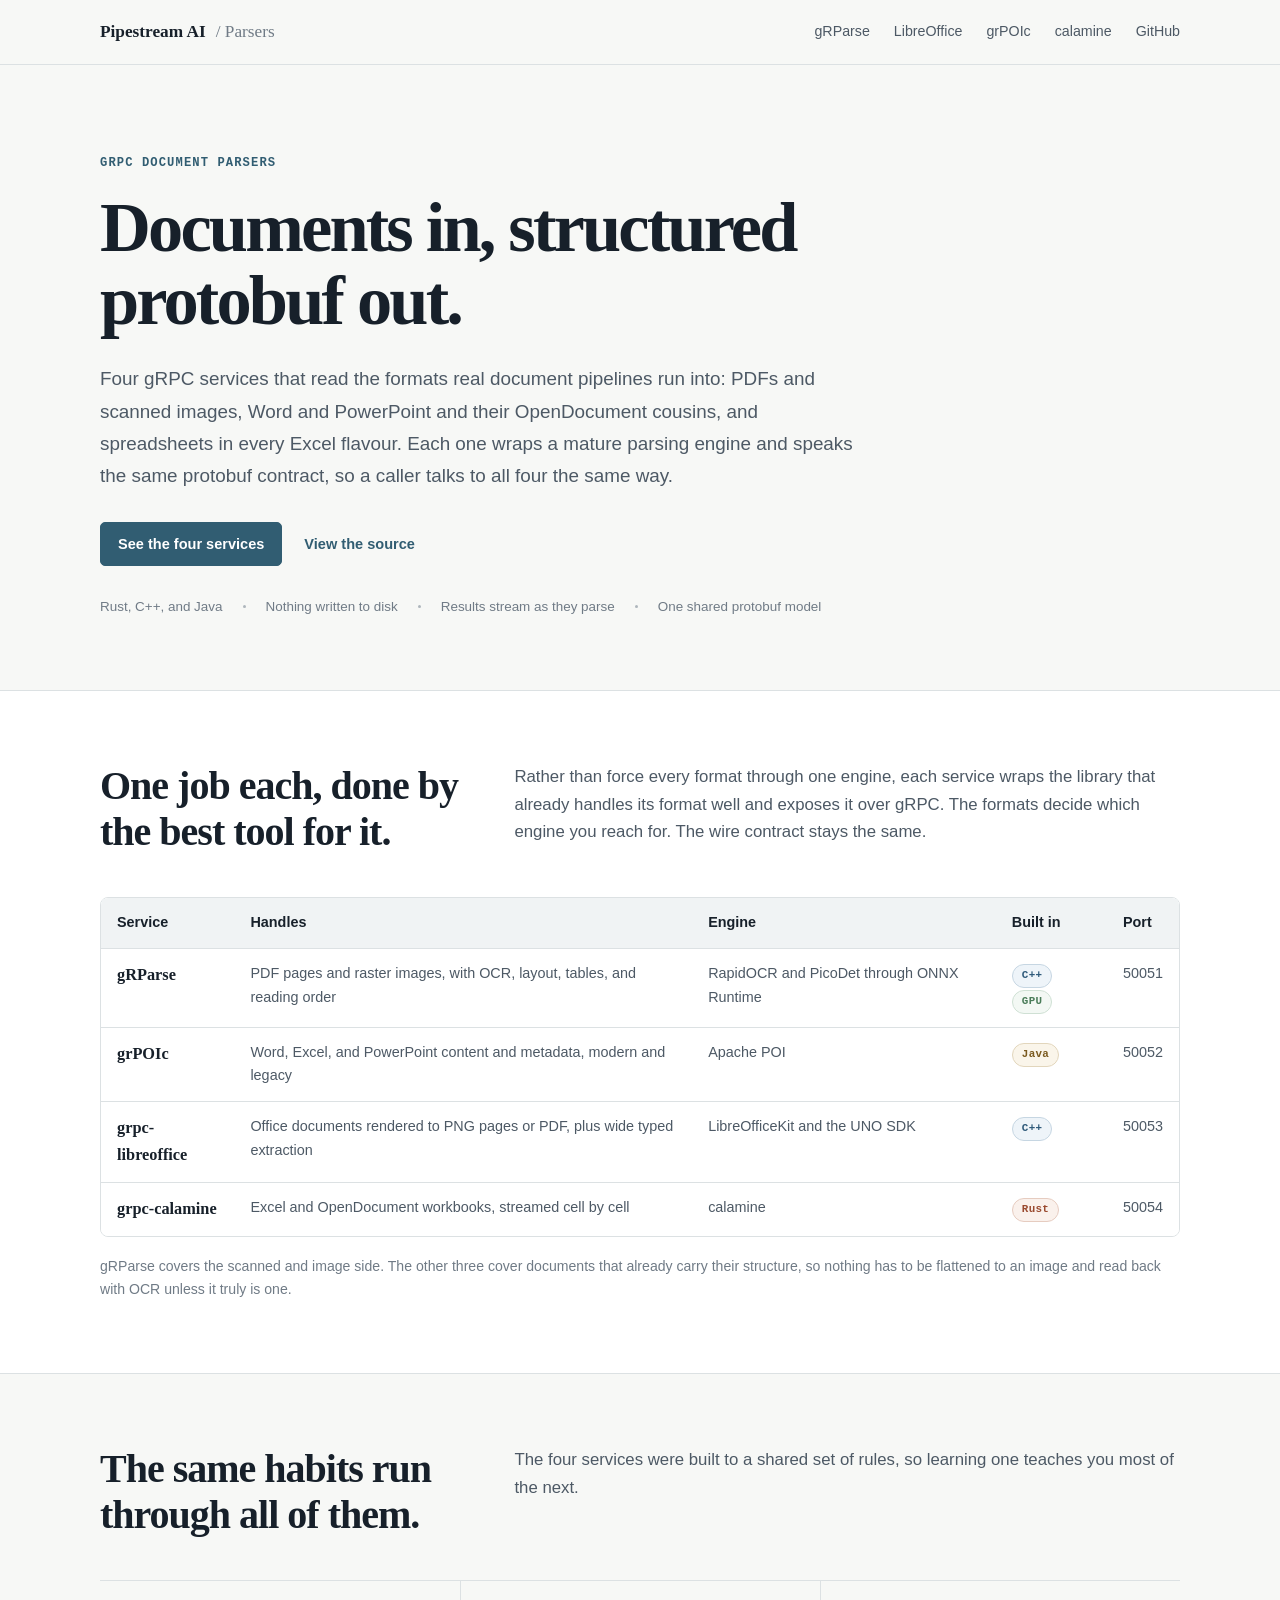
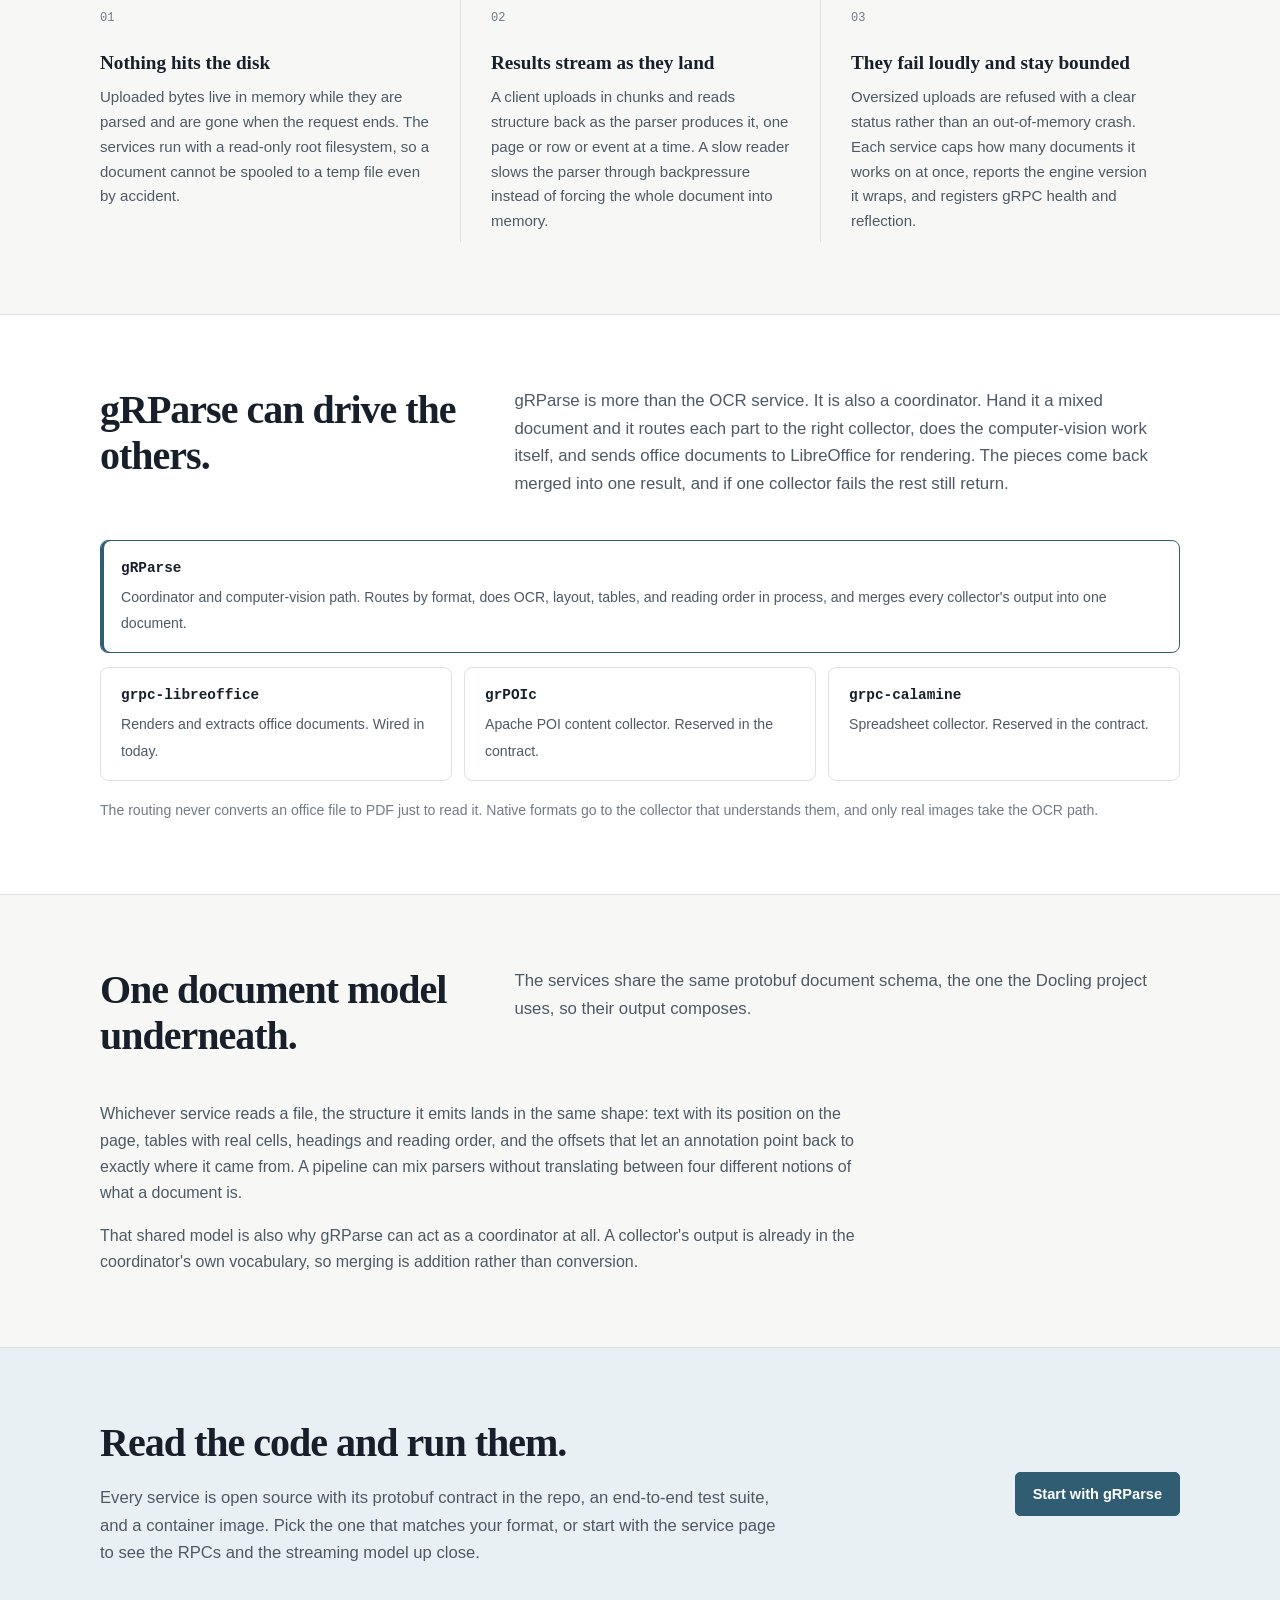
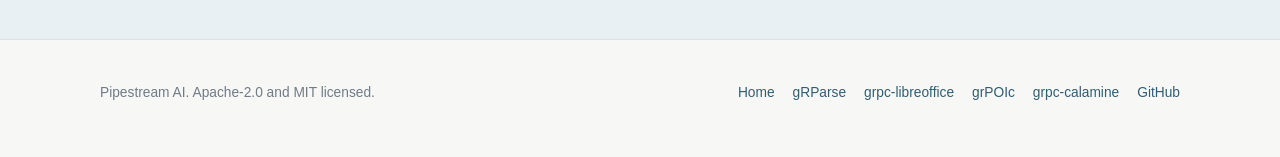
<file: parsers/index.html>
<!DOCTYPE html>
<html lang="en">
<head>
    <meta charset="UTF-8">
    <meta name="viewport" content="width=device-width, initial-scale=1.0">
    <meta name="description" content="A suite of gRPC document-parser services that turn PDFs, images, office documents, and spreadsheets into structured protobuf. They stream results as they parse and never write uploaded content to disk.">
    <title>gRPC document parsers | Pipestream AI</title>
    <link rel="stylesheet" href="style.css">
</head>
<body>
    <a class="skip-link" href="#main">Skip to content</a>

    <header>
        <div class="wrap header-inner">
            <a class="brand" href="../">Pipestream AI <span>/ Parsers</span></a>
            <nav aria-label="Primary">
                <a href="grparse/">gRParse</a>
                <a href="grpc-libreoffice/">LibreOffice</a>
                <a href="grpoic/">grPOIc</a>
                <a href="grpc-calamine/">calamine</a>
                <a href="https://github.com/ai-pipestream">GitHub</a>
            </nav>
        </div>
    </header>

    <main id="main">
        <section class="hero">
            <div class="wrap">
                <p class="eyebrow">gRPC document parsers</p>
                <h1>Documents in, structured protobuf out.</h1>
                <p class="hero-copy">
                    Four gRPC services that read the formats real document pipelines run
                    into: PDFs and scanned images, Word and PowerPoint and their
                    OpenDocument cousins, and spreadsheets in every Excel flavour. Each one
                    wraps a mature parsing engine and speaks the same protobuf contract, so
                    a caller talks to all four the same way.
                </p>
                <div class="actions">
                    <a class="button" href="#services">See the four services</a>
                    <a class="text-link" href="https://github.com/ai-pipestream">View the source</a>
                </div>
                <div class="facts" aria-label="Suite facts">
                    <span>Rust, C++, and Java</span>
                    <span>Nothing written to disk</span>
                    <span>Results stream as they parse</span>
                    <span>One shared protobuf model</span>
                </div>
            </div>
        </section>

        <section id="services" class="capabilities">
            <div class="wrap">
                <div class="section-heading">
                    <h2>One job each, done by the best tool for it.</h2>
                    <p>
                        Rather than force every format through one engine, each service
                        wraps the library that already handles its format well and exposes
                        it over gRPC. The formats decide which engine you reach for. The
                        wire contract stays the same.
                    </p>
                </div>
                <div class="matrix-scroll">
                    <table class="matrix">
                        <thead>
                            <tr>
                                <th>Service</th>
                                <th>Handles</th>
                                <th>Engine</th>
                                <th>Built in</th>
                                <th>Port</th>
                            </tr>
                        </thead>
                        <tbody>
                            <tr>
                                <td class="svc"><a href="grparse/">gRParse</a></td>
                                <td>PDF pages and raster images, with OCR, layout, tables, and reading order</td>
                                <td>RapidOCR and PicoDet through ONNX Runtime</td>
                                <td><span class="badge cpp">C++</span> <span class="badge gpu">GPU</span></td>
                                <td>50051</td>
                            </tr>
                            <tr>
                                <td class="svc"><a href="grpoic/">grPOIc</a></td>
                                <td>Word, Excel, and PowerPoint content and metadata, modern and legacy</td>
                                <td>Apache POI</td>
                                <td><span class="badge java">Java</span></td>
                                <td>50052</td>
                            </tr>
                            <tr>
                                <td class="svc"><a href="grpc-libreoffice/">grpc-libreoffice</a></td>
                                <td>Office documents rendered to PNG pages or PDF, plus wide typed extraction</td>
                                <td>LibreOfficeKit and the UNO SDK</td>
                                <td><span class="badge cpp">C++</span></td>
                                <td>50053</td>
                            </tr>
                            <tr>
                                <td class="svc"><a href="grpc-calamine/">grpc-calamine</a></td>
                                <td>Excel and OpenDocument workbooks, streamed cell by cell</td>
                                <td>calamine</td>
                                <td><span class="badge rust">Rust</span></td>
                                <td>50054</td>
                            </tr>
                        </tbody>
                    </table>
                </div>
                <p class="note">
                    gRParse covers the scanned and image side. The other three cover
                    documents that already carry their structure, so nothing has to be
                    flattened to an image and read back with OCR unless it truly is one.
                </p>
            </div>
        </section>

        <section>
            <div class="wrap">
                <div class="section-heading">
                    <h2>The same habits run through all of them.</h2>
                    <p>
                        The four services were built to a shared set of rules, so learning
                        one teaches you most of the next.
                    </p>
                </div>
                <div class="pillars">
                    <article class="pillar">
                        <span class="number">01</span>
                        <h3>Nothing hits the disk</h3>
                        <p>
                            Uploaded bytes live in memory while they are parsed and are gone
                            when the request ends. The services run with a read-only root
                            filesystem, so a document cannot be spooled to a temp file even
                            by accident.
                        </p>
                    </article>
                    <article class="pillar">
                        <span class="number">02</span>
                        <h3>Results stream as they land</h3>
                        <p>
                            A client uploads in chunks and reads structure back as the
                            parser produces it, one page or row or event at a time. A slow
                            reader slows the parser through backpressure instead of forcing
                            the whole document into memory.
                        </p>
                    </article>
                    <article class="pillar">
                        <span class="number">03</span>
                        <h3>They fail loudly and stay bounded</h3>
                        <p>
                            Oversized uploads are refused with a clear status rather than an
                            out-of-memory crash. Each service caps how many documents it
                            works on at once, reports the engine version it wraps, and
                            registers gRPC health and reflection.
                        </p>
                    </article>
                </div>
            </div>
        </section>

        <section class="quickstart">
            <div class="wrap">
                <div class="section-heading">
                    <h2>gRParse can drive the others.</h2>
                    <p>
                        gRParse is more than the OCR service. It is also a coordinator. Hand
                        it a mixed document and it routes each part to the right collector,
                        does the computer-vision work itself, and sends office documents to
                        LibreOffice for rendering. The pieces come back merged into one
                        result, and if one collector fails the rest still return.
                    </p>
                </div>
                <div class="topology">
                    <div class="topo-node coord">
                        <strong>gRParse</strong>
                        <span>Coordinator and computer-vision path. Routes by format, does OCR, layout, tables, and reading order in process, and merges every collector's output into one document.</span>
                    </div>
                    <div class="topo-collectors">
                        <div class="topo-node">
                            <strong>grpc-libreoffice</strong>
                            <span>Renders and extracts office documents. Wired in today.</span>
                        </div>
                        <div class="topo-node">
                            <strong>grPOIc</strong>
                            <span>Apache POI content collector. Reserved in the contract.</span>
                        </div>
                        <div class="topo-node">
                            <strong>grpc-calamine</strong>
                            <span>Spreadsheet collector. Reserved in the contract.</span>
                        </div>
                    </div>
                </div>
                <p class="note">
                    The routing never converts an office file to PDF just to read it. Native
                    formats go to the collector that understands them, and only real images
                    take the OCR path.
                </p>
            </div>
        </section>

        <section>
            <div class="wrap">
                <div class="section-heading">
                    <h2>One document model underneath.</h2>
                    <p>
                        The services share the same protobuf document schema, the one the
                        Docling project uses, so their output composes.
                    </p>
                </div>
                <div class="prose">
                    <p>
                        Whichever service reads a file, the structure it emits lands in the
                        same shape: text with its position on the page, tables with real
                        cells, headings and reading order, and the offsets that let an
                        annotation point back to exactly where it came from. A pipeline can
                        mix parsers without translating between four different notions of
                        what a document is.
                    </p>
                    <p>
                        That shared model is also why gRParse can act as a coordinator at
                        all. A collector's output is already in the coordinator's own
                        vocabulary, so merging is addition rather than conversion.
                    </p>
                </div>
            </div>
        </section>

        <section class="verification">
            <div class="wrap verification-inner">
                <div>
                    <h2>Read the code and run them.</h2>
                    <p>
                        Every service is open source with its protobuf contract in the repo,
                        an end-to-end test suite, and a container image. Pick the one that
                        matches your format, or start with the service page to see the RPCs
                        and the streaming model up close.
                    </p>
                </div>
                <div class="actions">
                    <a class="button" href="grparse/">Start with gRParse</a>
                </div>
            </div>
        </section>
    </main>

    <footer>
        <div class="wrap footer-inner">
            <span>Pipestream AI. Apache-2.0 and MIT licensed.</span>
            <div class="footer-links">
                <a href="../">Home</a>
                <a href="grparse/">gRParse</a>
                <a href="grpc-libreoffice/">grpc-libreoffice</a>
                <a href="grpoic/">grPOIc</a>
                <a href="grpc-calamine/">grpc-calamine</a>
                <a href="https://github.com/ai-pipestream">GitHub</a>
            </div>
        </div>
    </footer>
</body>
</html>
</file>
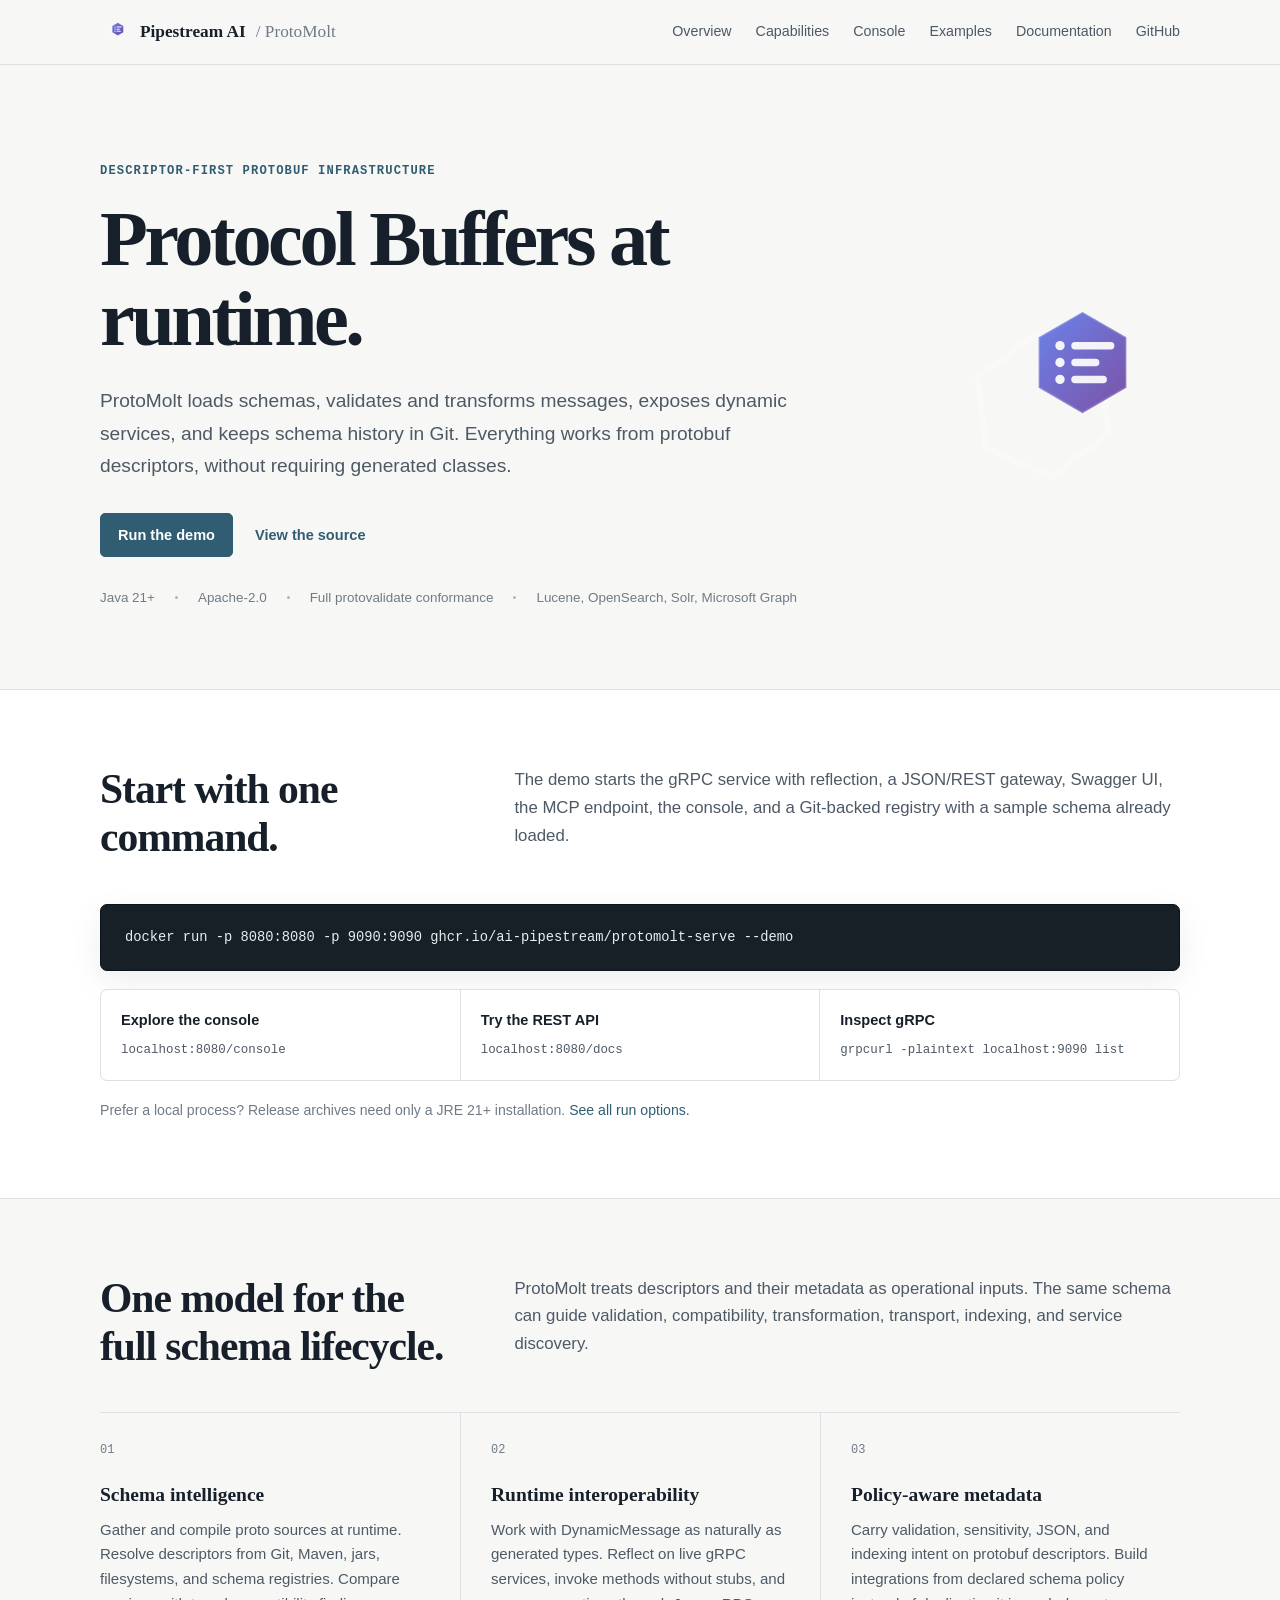
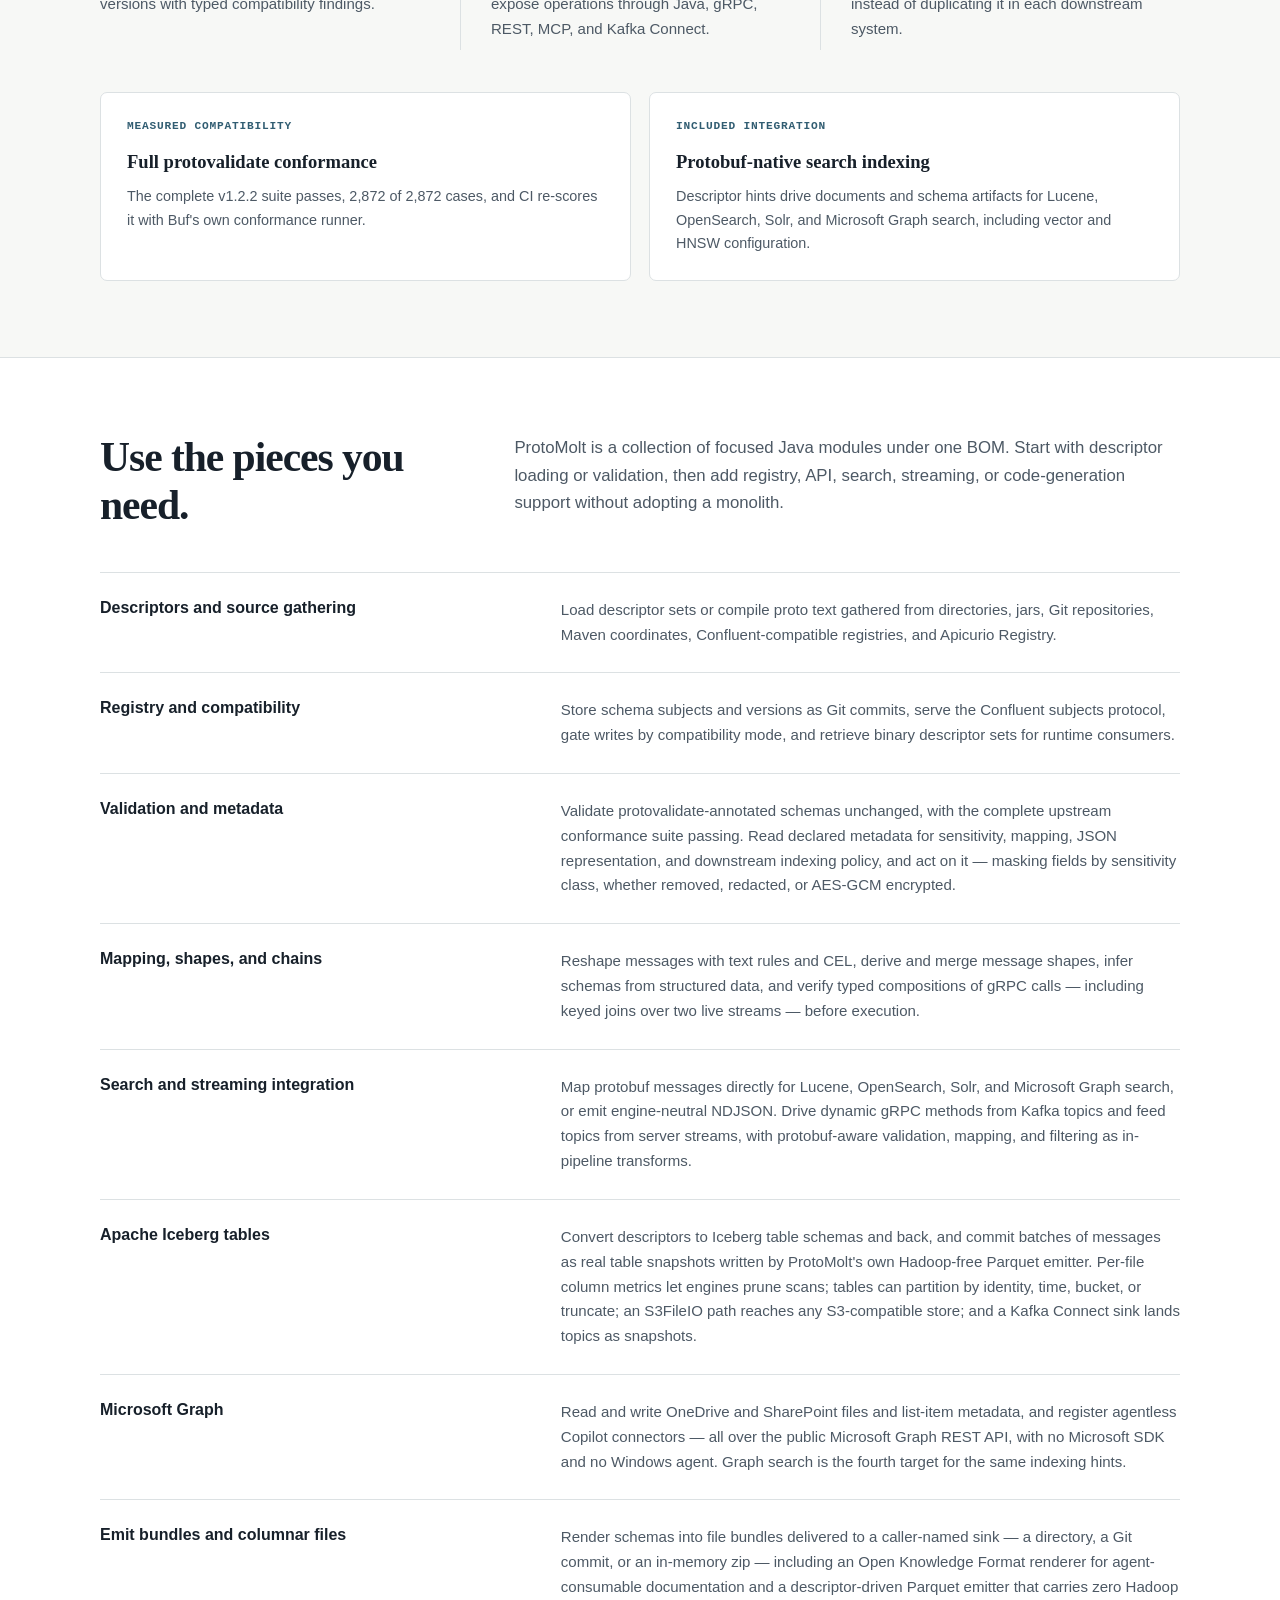
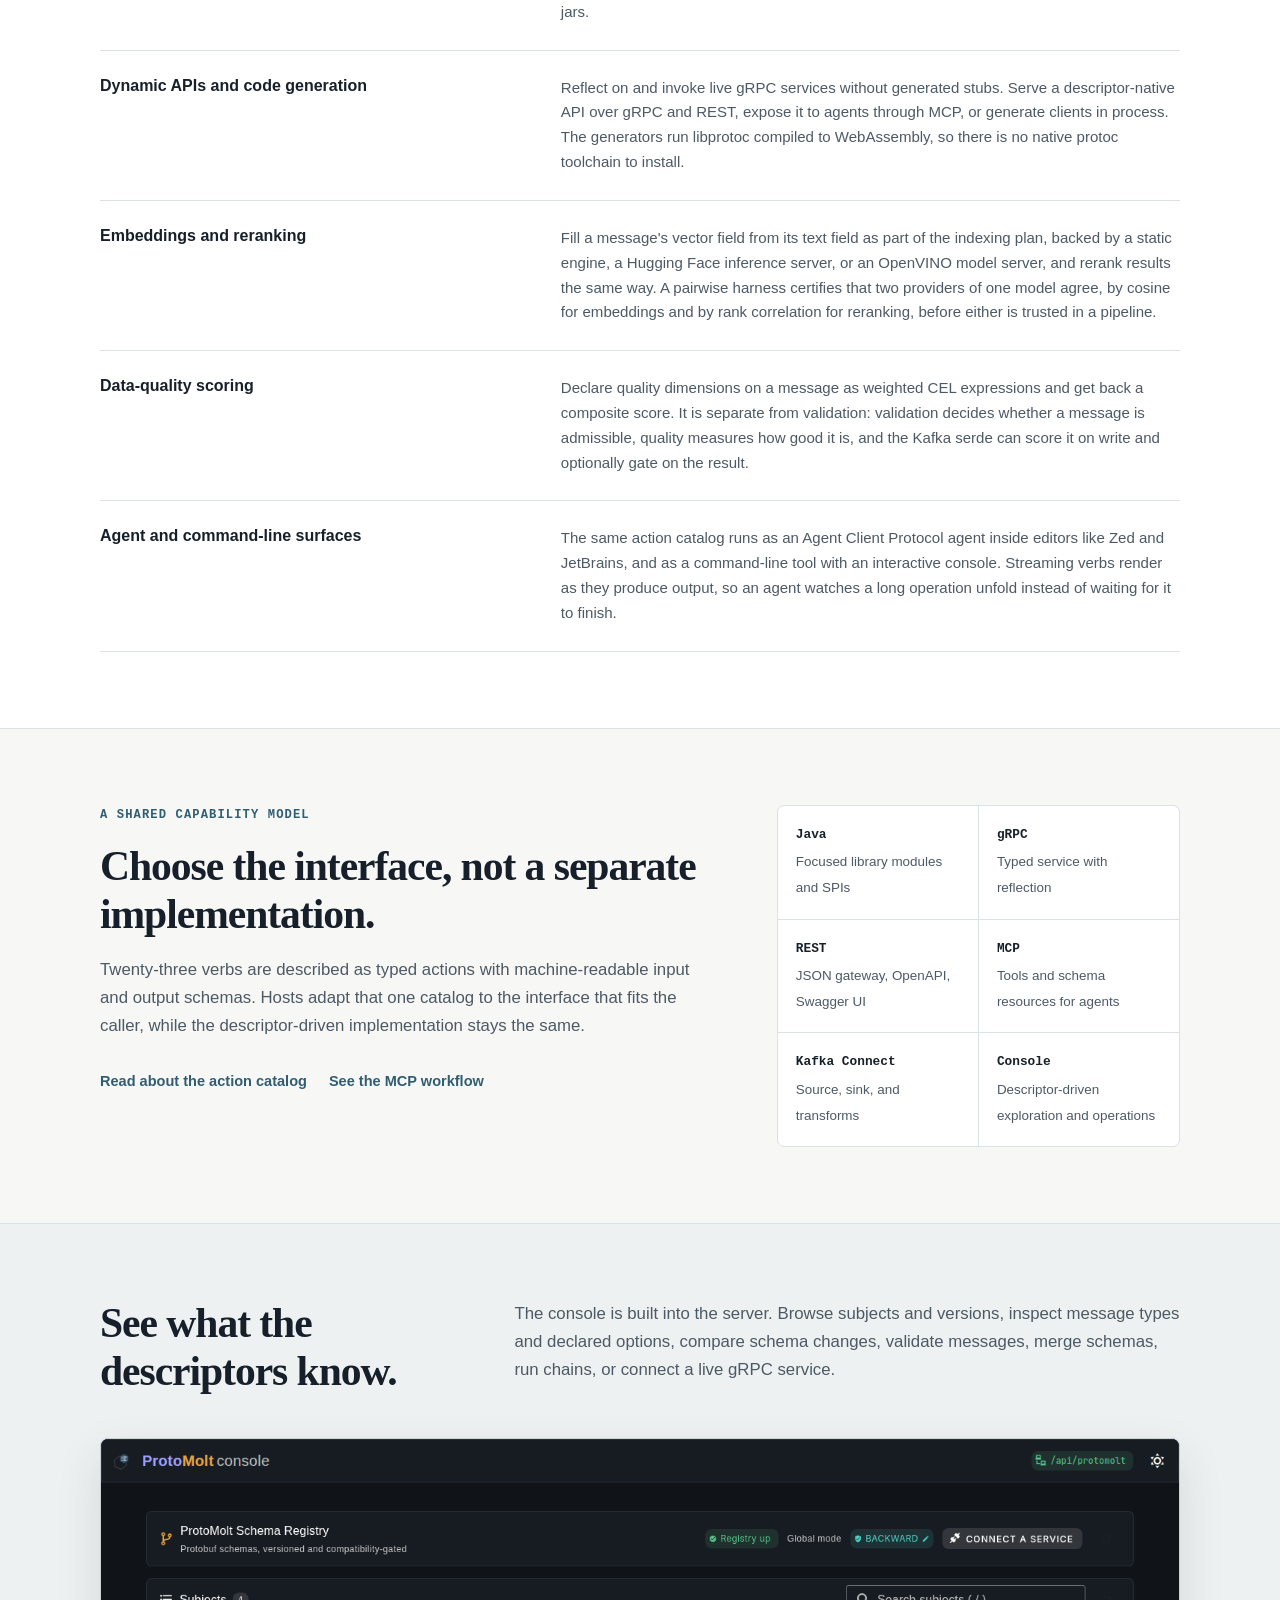
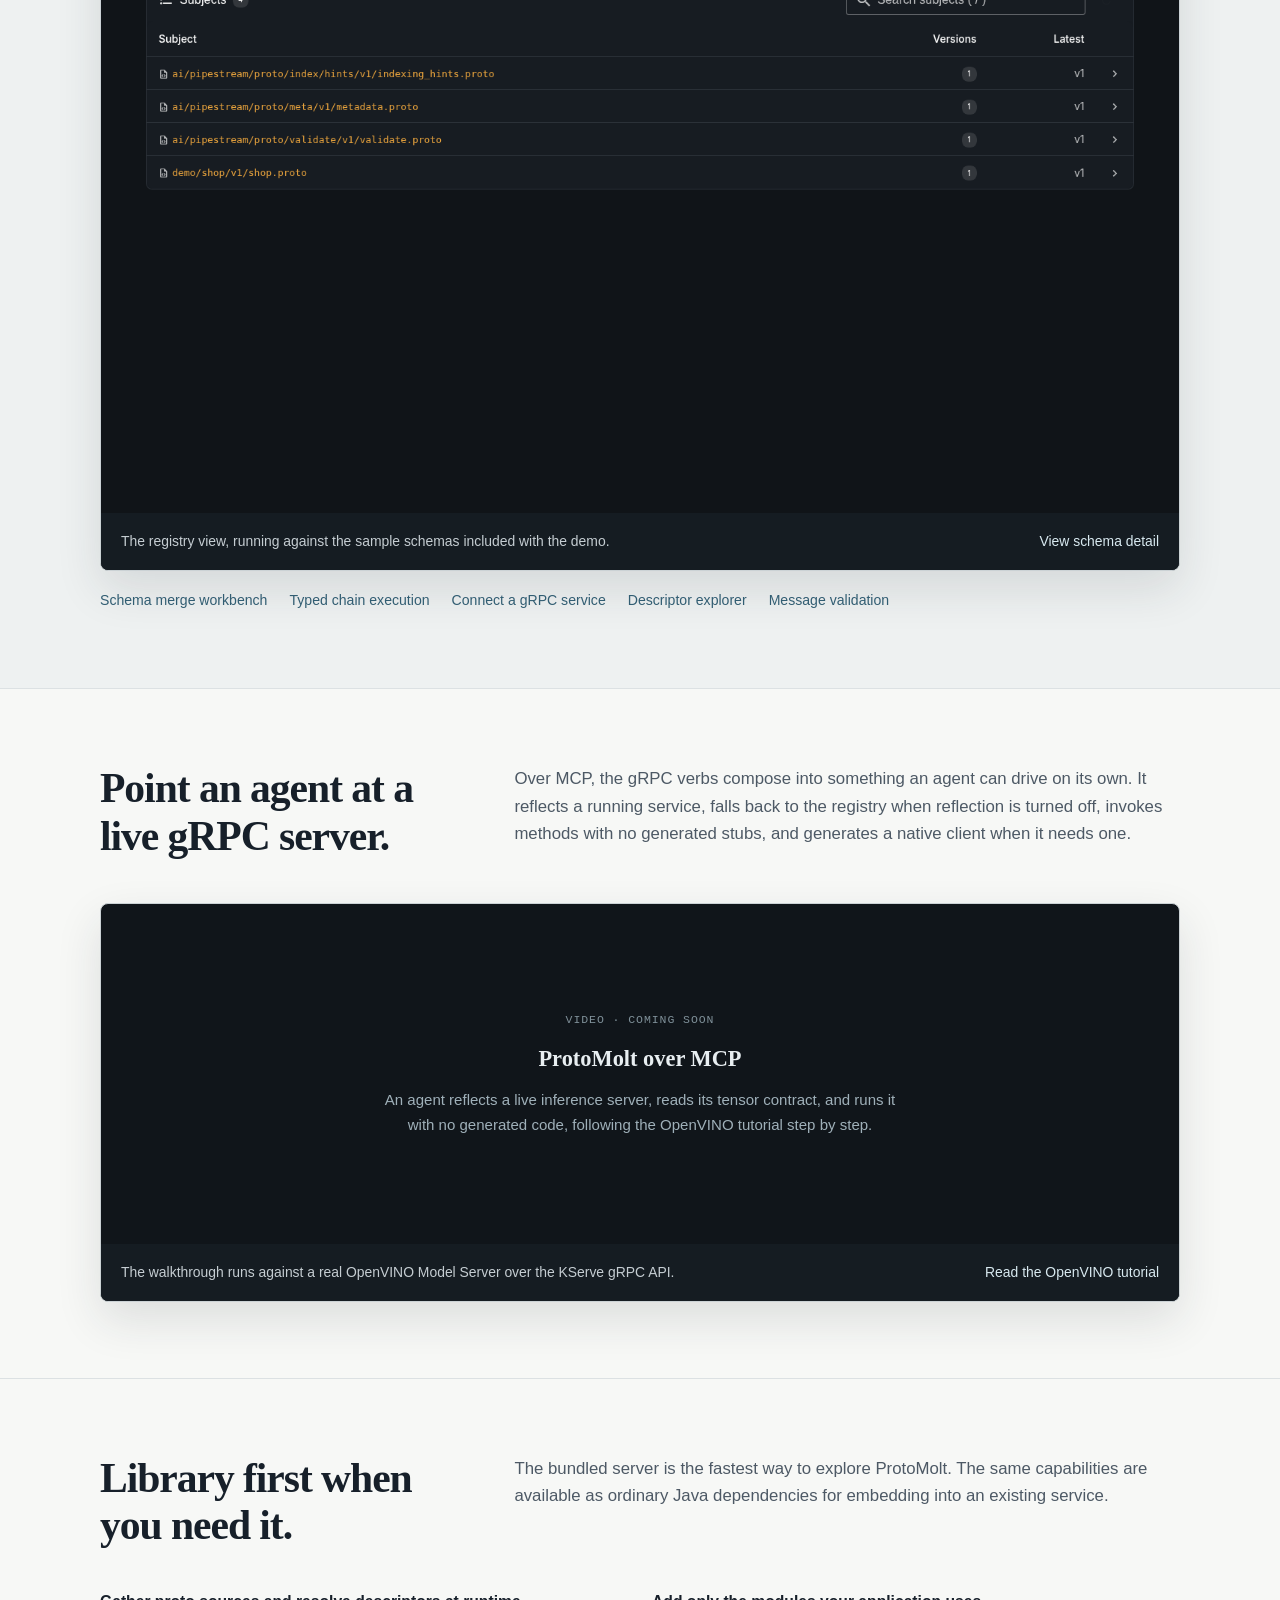
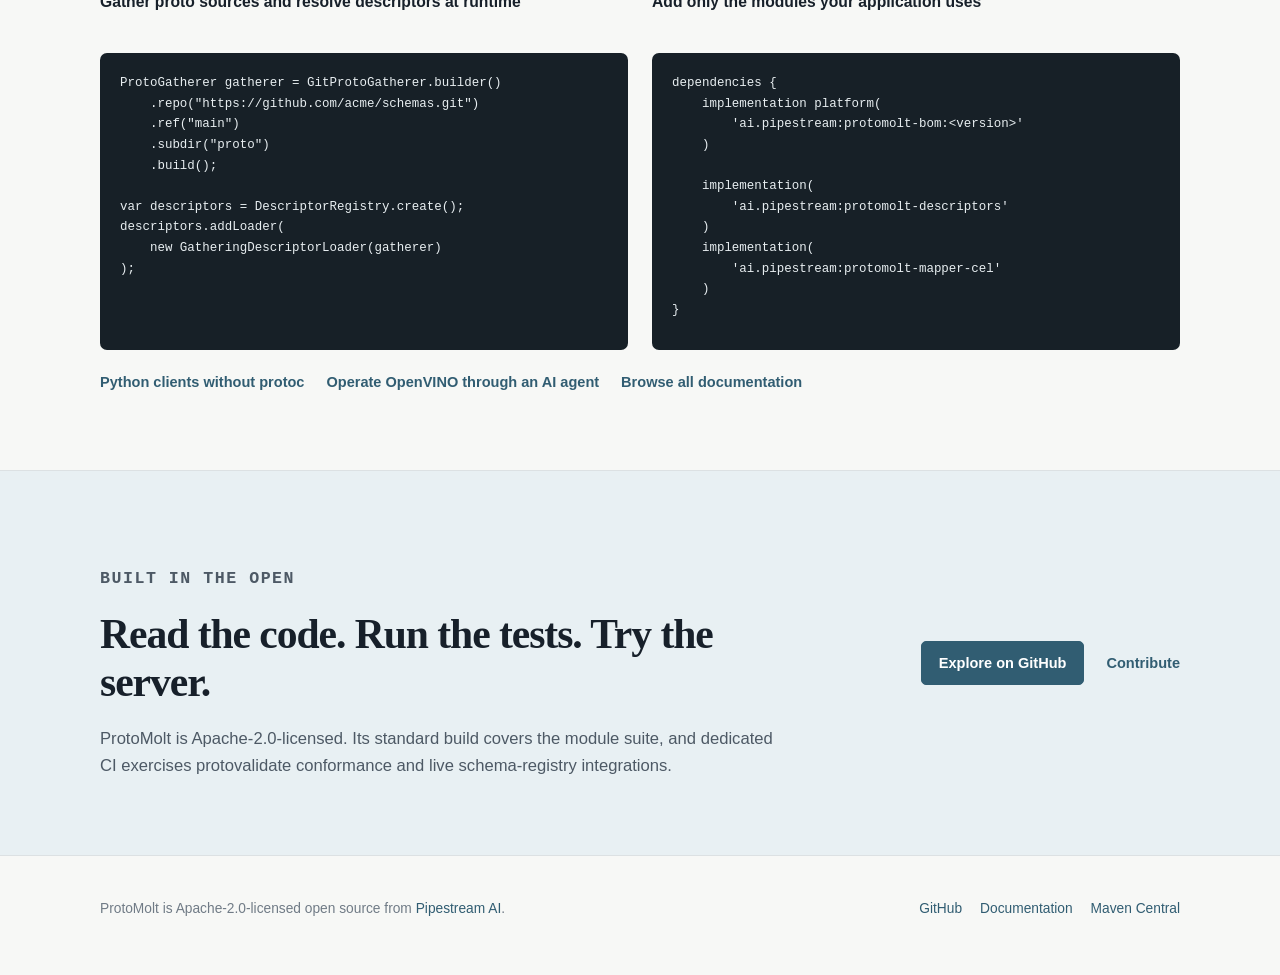
<file: protomolt/index.html>
<!DOCTYPE html>
<html lang="en">
<head>
    <meta charset="UTF-8">
    <meta name="viewport" content="width=device-width, initial-scale=1.0">
    <meta name="description" content="ProtoMolt is a descriptor-first Java toolkit for Protocol Buffers at runtime, with validation, schema metadata, dynamic APIs, and a Git-backed schema registry.">
    <title>ProtoMolt | Protocol Buffers at runtime</title>
    <style>
        :root {
            --bg: #f7f8f6;
            --surface: #ffffff;
            --surface-soft: #f0f3f4;
            --ink: #17202a;
            --ink-soft: #4d5965;
            --ink-faint: #707b86;
            --rule: #dce1e3;
            --accent: #315d72;
            --accent-dark: #244858;
            --accent-soft: #e8f0f3;
            --code: #172027;
            --code-ink: #e8eef1;
            --serif: "Iowan Old Style", "Palatino Linotype", Palatino, "Book Antiqua", Georgia, serif;
            --sans: -apple-system, BlinkMacSystemFont, "Segoe UI", Roboto, Helvetica, Arial, sans-serif;
            --mono: "SF Mono", ui-monospace, "JetBrains Mono", Menlo, Consolas, monospace;
        }

        * {
            box-sizing: border-box;
            margin: 0;
            padding: 0;
        }

        html {
            scroll-behavior: smooth;
        }

        body {
            color: var(--ink);
            background: var(--bg);
            font-family: var(--sans);
            font-size: 16px;
            line-height: 1.65;
            -webkit-font-smoothing: antialiased;
            text-rendering: optimizeLegibility;
        }

        a {
            color: var(--accent);
            text-decoration: none;
        }

        a:hover {
            text-decoration: underline;
            text-underline-offset: 3px;
        }

        code {
            font-family: var(--mono);
        }

        .skip-link {
            position: absolute;
            top: -60px;
            left: 16px;
            z-index: 100;
            padding: 8px 12px;
            color: #fff;
            background: var(--accent-dark);
            border-radius: 4px;
        }

        .skip-link:focus {
            top: 12px;
        }

        .wrap {
            width: min(1080px, calc(100% - 48px));
            margin: 0 auto;
        }

        .narrow {
            max-width: 760px;
        }

        header {
            position: sticky;
            top: 0;
            z-index: 20;
            background: rgba(247, 248, 246, 0.96);
            border-bottom: 1px solid var(--rule);
            backdrop-filter: blur(10px);
        }

        .header-inner {
            min-height: 64px;
            display: flex;
            align-items: center;
            justify-content: space-between;
            gap: 28px;
        }

        .brand {
            display: inline-flex;
            align-items: center;
            gap: 10px;
            color: var(--ink);
            font-family: var(--serif);
            font-size: 1.08rem;
            font-weight: 600;
            white-space: nowrap;
        }

        .brand:hover {
            text-decoration: none;
        }

        .brand img {
            width: 30px;
            height: 30px;
        }

        .brand span {
            color: var(--ink-faint);
            font-weight: 400;
        }

        nav {
            display: flex;
            align-items: center;
            gap: 24px;
            font-size: 0.89rem;
        }

        nav a {
            color: var(--ink-soft);
        }

        nav a:hover {
            color: var(--ink);
        }

        .hero {
            padding: 96px 0 80px;
            border-bottom: 1px solid var(--rule);
        }

        .hero-grid {
            display: grid;
            grid-template-columns: minmax(0, 1fr) 240px;
            gap: 80px;
            align-items: center;
        }

        .eyebrow {
            margin-bottom: 18px;
            color: var(--accent);
            font-family: var(--mono);
            font-size: 0.76rem;
            font-weight: 700;
            letter-spacing: 0.09em;
            text-transform: uppercase;
        }

        h1,
        h2,
        h3 {
            color: var(--ink);
            font-family: var(--serif);
            font-weight: 600;
        }

        h1 {
            max-width: 820px;
            font-size: clamp(2.8rem, 7vw, 4.9rem);
            line-height: 1.02;
            letter-spacing: -0.045em;
        }

        .hero-copy {
            max-width: 720px;
            margin-top: 26px;
            color: var(--ink-soft);
            font-size: 1.2rem;
            line-height: 1.7;
        }

        .hero-logo {
            width: 100%;
            height: auto;
            opacity: 0.96;
        }

        .actions {
            display: flex;
            flex-wrap: wrap;
            align-items: center;
            gap: 14px 22px;
            margin-top: 30px;
        }

        .button {
            display: inline-flex;
            align-items: center;
            min-height: 42px;
            padding: 9px 17px;
            color: #fff;
            background: var(--accent);
            border: 1px solid var(--accent);
            border-radius: 5px;
            font-size: 0.91rem;
            font-weight: 650;
        }

        .button:hover {
            color: #fff;
            background: var(--accent-dark);
            border-color: var(--accent-dark);
            text-decoration: none;
        }

        .text-link {
            font-size: 0.91rem;
            font-weight: 600;
        }

        .facts {
            display: flex;
            flex-wrap: wrap;
            gap: 8px 20px;
            margin-top: 30px;
            color: var(--ink-faint);
            font-size: 0.84rem;
        }

        .facts span:not(:last-child)::after {
            content: "";
            display: inline-block;
            width: 3px;
            height: 3px;
            margin-left: 20px;
            vertical-align: 3px;
            background: #aeb6bc;
            border-radius: 50%;
        }

        section {
            padding: 76px 0;
            border-bottom: 1px solid var(--rule);
        }

        .section-heading {
            display: grid;
            grid-template-columns: minmax(220px, 0.7fr) minmax(0, 1.3fr);
            gap: 56px;
            align-items: start;
            margin-bottom: 42px;
        }

        h2 {
            font-size: clamp(1.9rem, 4vw, 2.6rem);
            line-height: 1.15;
            letter-spacing: -0.025em;
        }

        .section-heading p,
        .lede {
            color: var(--ink-soft);
            font-size: 1.05rem;
        }

        .quickstart {
            background: var(--surface);
        }

        .terminal {
            overflow-x: auto;
            padding: 21px 24px;
            color: var(--code-ink);
            background: var(--code);
            border: 1px solid #0d1419;
            border-radius: 7px;
            font-family: var(--mono);
            font-size: 0.86rem;
            line-height: 1.7;
            box-shadow: 0 10px 30px rgba(25, 35, 42, 0.08);
        }

        .terminal .comment {
            color: #8da0aa;
        }

        .after-run {
            display: grid;
            grid-template-columns: repeat(3, 1fr);
            margin-top: 18px;
            background: var(--rule);
            border: 1px solid var(--rule);
            border-radius: 7px;
            gap: 1px;
            overflow: hidden;
        }

        .endpoint {
            padding: 18px 20px;
            background: var(--surface);
        }

        .endpoint strong {
            display: block;
            margin-bottom: 3px;
            font-size: 0.91rem;
        }

        .endpoint code {
            color: var(--ink-soft);
            font-size: 0.78rem;
        }

        .note {
            margin-top: 18px;
            color: var(--ink-faint);
            font-size: 0.88rem;
        }

        .pillars {
            display: grid;
            grid-template-columns: repeat(3, 1fr);
            border-top: 1px solid var(--rule);
        }

        .pillar {
            padding: 28px 30px 8px 0;
        }

        .pillar + .pillar {
            padding-left: 30px;
            border-left: 1px solid var(--rule);
        }

        .number {
            display: block;
            margin-bottom: 22px;
            color: var(--ink-faint);
            font-family: var(--mono);
            font-size: 0.75rem;
        }

        h3 {
            margin-bottom: 10px;
            font-size: 1.22rem;
            line-height: 1.25;
        }

        .pillar p,
        .capability p {
            color: var(--ink-soft);
            font-size: 0.94rem;
        }

        .proofs {
            display: grid;
            grid-template-columns: repeat(2, minmax(0, 1fr));
            gap: 18px;
            margin-top: 42px;
        }

        .proof {
            display: block;
            padding: 24px 26px;
            color: var(--ink);
            background: var(--surface);
            border: 1px solid var(--rule);
            border-radius: 7px;
        }

        .proof:hover {
            border-color: #bdc8cd;
            text-decoration: none;
        }

        .proof-label {
            display: block;
            margin-bottom: 12px;
            color: var(--accent);
            font-family: var(--mono);
            font-size: 0.7rem;
            font-weight: 700;
            letter-spacing: 0.07em;
            text-transform: uppercase;
        }

        .proof strong {
            display: block;
            margin-bottom: 7px;
            font-family: var(--serif);
            font-size: 1.16rem;
            font-weight: 600;
        }

        .proof p {
            color: var(--ink-soft);
            font-size: 0.9rem;
        }

        .capabilities {
            background: var(--surface);
        }

        .capability-list {
            border-top: 1px solid var(--rule);
        }

        .capability {
            display: grid;
            grid-template-columns: minmax(220px, 0.8fr) minmax(0, 1.2fr);
            gap: 48px;
            padding: 25px 0;
            border-bottom: 1px solid var(--rule);
        }

        .capability h3 {
            font-family: var(--sans);
            font-size: 1rem;
            font-weight: 680;
        }

        .capability a {
            color: var(--ink);
        }

        .surfaces {
            display: grid;
            grid-template-columns: minmax(0, 1.2fr) minmax(280px, 0.8fr);
            gap: 72px;
            align-items: start;
        }

        .surface-list {
            display: grid;
            grid-template-columns: repeat(2, minmax(0, 1fr));
            gap: 1px;
            overflow: hidden;
            background: var(--rule);
            border: 1px solid var(--rule);
            border-radius: 7px;
        }

        .surface {
            min-height: 96px;
            padding: 18px;
            background: var(--surface);
        }

        .surface strong {
            display: block;
            margin-bottom: 3px;
            font-family: var(--mono);
            font-size: 0.8rem;
        }

        .surface span {
            color: var(--ink-soft);
            font-size: 0.84rem;
        }

        .console {
            background: #eef1f1;
        }

        .console-frame {
            overflow: hidden;
            background: #10151a;
            border: 1px solid #cbd2d5;
            border-radius: 8px;
            box-shadow: 0 18px 46px rgba(34, 45, 52, 0.12);
        }

        .console-frame img {
            display: block;
            width: 100%;
            height: auto;
        }

        .console-caption {
            display: grid;
            grid-template-columns: minmax(0, 1fr) auto;
            gap: 24px;
            align-items: center;
            padding: 17px 20px;
            color: #c5cdd2;
            background: #151c22;
            font-size: 0.87rem;
        }

        .console-caption a {
            color: #d8e9f0;
            white-space: nowrap;
        }

        .console-links {
            display: flex;
            flex-wrap: wrap;
            gap: 10px 22px;
            margin-top: 18px;
            font-size: 0.88rem;
        }

        .examples-grid {
            display: grid;
            grid-template-columns: repeat(2, minmax(0, 1fr));
            gap: 24px;
        }

        .example {
            min-width: 0;
        }

        .example h3 {
            min-height: 3em;
            margin-bottom: 14px;
            font-family: var(--sans);
            font-size: 0.98rem;
            font-weight: 680;
        }

        .example pre {
            height: calc(100% - 3em - 14px);
            min-height: 220px;
            overflow-x: auto;
            padding: 20px;
            color: var(--code-ink);
            background: var(--code);
            border-radius: 7px;
            font-family: var(--mono);
            font-size: 0.78rem;
            line-height: 1.65;
        }

        .verification {
            background: var(--accent-soft);
        }

        .verification-inner {
            display: grid;
            grid-template-columns: minmax(0, 1.35fr) minmax(260px, 0.65fr);
            gap: 72px;
            align-items: center;
        }

        .verification p {
            max-width: 680px;
            margin-top: 18px;
            color: var(--ink-soft);
            font-size: 1.04rem;
        }

        .verification .actions {
            margin-top: 0;
            justify-content: flex-end;
        }

        footer {
            padding: 42px 0 54px;
            color: var(--ink-faint);
            font-size: 0.86rem;
        }

        .footer-inner {
            display: flex;
            flex-wrap: wrap;
            justify-content: space-between;
            gap: 18px 36px;
        }

        .footer-links {
            display: flex;
            flex-wrap: wrap;
            gap: 18px;
        }

        @media (max-width: 860px) {
            nav a:not(:last-child) {
                display: none;
            }

            .hero-grid {
                grid-template-columns: 1fr;
                gap: 34px;
            }

            .hero-logo {
                width: 140px;
                grid-row: 1;
            }

            .hero-content {
                grid-row: 2;
            }

            .section-heading,
            .surfaces,
            .verification-inner {
                grid-template-columns: 1fr;
                gap: 22px;
            }

            .pillars {
                grid-template-columns: 1fr;
            }

            .pillar {
                padding: 24px 0;
            }

            .pillar + .pillar {
                padding-left: 0;
                border-top: 1px solid var(--rule);
                border-left: none;
            }

            .capability {
                grid-template-columns: 1fr;
                gap: 6px;
            }

            .verification .actions {
                justify-content: flex-start;
            }
        }

        @media (max-width: 640px) {
            .wrap {
                width: min(100% - 32px, 1080px);
            }

            .hero {
                padding: 62px 0 56px;
            }

            section {
                padding: 58px 0;
            }

            h1 {
                font-size: 2.7rem;
            }

            .after-run,
            .examples-grid,
            .surface-list,
            .proofs {
                grid-template-columns: 1fr;
            }

            .facts span::after {
                display: none !important;
            }

            .console-caption {
                grid-template-columns: 1fr;
                gap: 8px;
            }

            .example h3 {
                min-height: auto;
            }

            .example pre {
                height: auto;
                min-height: 0;
            }
        }
    </style>
</head>
<body>
    <a class="skip-link" href="#main">Skip to content</a>

    <header>
        <div class="wrap header-inner">
            <a class="brand" href="../">
                <img src="protomolt-logo.svg" alt="">
                Pipestream AI <span>/ ProtoMolt</span>
            </a>
            <nav aria-label="Primary navigation">
                <a href="#overview">Overview</a>
                <a href="#capabilities">Capabilities</a>
                <a href="#console">Console</a>
                <a href="#examples">Examples</a>
                <a href="https://github.com/ai-pipestream/protomolt/tree/main/docs">Documentation</a>
                <a href="https://github.com/ai-pipestream/protomolt">GitHub</a>
            </nav>
        </div>
    </header>

    <main id="main">
        <section class="hero">
            <div class="wrap hero-grid">
                <div class="hero-content">
                    <p class="eyebrow">Descriptor-first protobuf infrastructure</p>
                    <h1>Protocol Buffers at runtime.</h1>
                    <p class="hero-copy">
                        ProtoMolt loads schemas, validates and transforms messages, exposes dynamic
                        services, and keeps schema history in Git. Everything works from protobuf
                        descriptors, without requiring generated classes.
                    </p>
                    <div class="actions">
                        <a class="button" href="#start">Run the demo</a>
                        <a class="text-link" href="https://github.com/ai-pipestream/protomolt">View the source</a>
                    </div>
                    <div class="facts" aria-label="Project facts">
                        <span>Java 21+</span>
                        <span>Apache-2.0</span>
                        <span>Full protovalidate conformance</span>
                        <span>Lucene, OpenSearch, Solr, Microsoft Graph</span>
                    </div>
                </div>
                <img class="hero-logo" src="protomolt-logo.svg" alt="ProtoMolt">
            </div>
        </section>

        <section class="quickstart" id="start">
            <div class="wrap">
                <div class="section-heading">
                    <h2>Start with one command.</h2>
                    <p>
                        The demo starts the gRPC service with reflection, a JSON/REST gateway,
                        Swagger UI, the MCP endpoint, the console, and a Git-backed registry with
                        a sample schema already loaded.
                    </p>
                </div>
                <pre class="terminal"><code>docker run -p 8080:8080 -p 9090:9090 ghcr.io/ai-pipestream/protomolt-serve --demo</code></pre>
                <div class="after-run">
                    <div class="endpoint">
                        <strong>Explore the console</strong>
                        <code>localhost:8080/console</code>
                    </div>
                    <div class="endpoint">
                        <strong>Try the REST API</strong>
                        <code>localhost:8080/docs</code>
                    </div>
                    <div class="endpoint">
                        <strong>Inspect gRPC</strong>
                        <code>grpcurl -plaintext localhost:9090 list</code>
                    </div>
                </div>
                <p class="note">
                    Prefer a local process? Release archives need only a JRE 21+ installation.
                    <a href="https://github.com/ai-pipestream/protomolt/blob/main/docs/grpc-service.md">See all run options.</a>
                </p>
            </div>
        </section>

        <section id="overview">
            <div class="wrap">
                <div class="section-heading">
                    <h2>One model for the full schema lifecycle.</h2>
                    <p>
                        ProtoMolt treats descriptors and their metadata as operational inputs.
                        The same schema can guide validation, compatibility, transformation,
                        transport, indexing, and service discovery.
                    </p>
                </div>
                <div class="pillars">
                    <article class="pillar">
                        <span class="number">01</span>
                        <h3>Schema intelligence</h3>
                        <p>
                            Gather and compile proto sources at runtime. Resolve descriptors from
                            Git, Maven, jars, filesystems, and schema registries. Compare versions
                            with typed compatibility findings.
                        </p>
                    </article>
                    <article class="pillar">
                        <span class="number">02</span>
                        <h3>Runtime interoperability</h3>
                        <p>
                            Work with DynamicMessage as naturally as generated types. Reflect on
                            live gRPC services, invoke methods without stubs, and expose operations
                            through Java, gRPC, REST, MCP, and Kafka Connect.
                        </p>
                    </article>
                    <article class="pillar">
                        <span class="number">03</span>
                        <h3>Policy-aware metadata</h3>
                        <p>
                            Carry validation, sensitivity, JSON, and indexing intent on protobuf
                            descriptors. Build integrations from declared schema policy instead
                            of duplicating it in each downstream system.
                        </p>
                    </article>
                </div>
                <div class="proofs" aria-label="Compatibility and integration highlights">
                    <a class="proof" href="https://github.com/ai-pipestream/protomolt/blob/main/docs/validation.md#protovalidate-interoperability">
                        <span class="proof-label">Measured compatibility</span>
                        <strong>Full protovalidate conformance</strong>
                        <p>The complete v1.2.2 suite passes, 2,872 of 2,872 cases, and CI re-scores it with Buf's own conformance runner.</p>
                    </a>
                    <a class="proof" href="https://github.com/ai-pipestream/protomolt/blob/main/docs/indexing.md">
                        <span class="proof-label">Included integration</span>
                        <strong>Protobuf-native search indexing</strong>
                        <p>Descriptor hints drive documents and schema artifacts for Lucene, OpenSearch, Solr, and Microsoft Graph search, including vector and HNSW configuration.</p>
                    </a>
                </div>
            </div>
        </section>

        <section class="capabilities" id="capabilities">
            <div class="wrap">
                <div class="section-heading">
                    <h2>Use the pieces you need.</h2>
                    <p>
                        ProtoMolt is a collection of focused Java modules under one BOM. Start
                        with descriptor loading or validation, then add registry, API, search,
                        streaming, or code-generation support without adopting a monolith.
                    </p>
                </div>
                <div class="capability-list">
                    <article class="capability">
                        <h3><a href="https://github.com/ai-pipestream/protomolt/blob/main/docs/descriptor-sources.md">Descriptors and source gathering</a></h3>
                        <p>Load descriptor sets or compile proto text gathered from directories, jars, Git repositories, Maven coordinates, Confluent-compatible registries, and Apicurio Registry.</p>
                    </article>
                    <article class="capability">
                        <h3><a href="https://github.com/ai-pipestream/protomolt/blob/main/docs/registry.md">Registry and compatibility</a></h3>
                        <p>Store schema subjects and versions as Git commits, serve the Confluent subjects protocol, gate writes by compatibility mode, and retrieve binary descriptor sets for runtime consumers.</p>
                    </article>
                    <article class="capability">
                        <h3><a href="https://github.com/ai-pipestream/protomolt/blob/main/docs/validation.md">Validation and metadata</a></h3>
                        <p>Validate protovalidate-annotated schemas unchanged, with the complete upstream conformance suite passing. Read declared metadata for sensitivity, mapping, JSON representation, and downstream indexing policy, and act on it — masking fields by sensitivity class, whether removed, redacted, or AES-GCM encrypted.</p>
                    </article>
                    <article class="capability">
                        <h3><a href="https://github.com/ai-pipestream/protomolt/blob/main/docs/mapping.md">Mapping, shapes, and chains</a></h3>
                        <p>Reshape messages with text rules and CEL, derive and merge message shapes, infer schemas from structured data, and verify typed compositions of gRPC calls — including keyed joins over two live streams — before execution.</p>
                    </article>
                    <article class="capability">
                        <h3><a href="https://github.com/ai-pipestream/protomolt/blob/main/docs/indexing.md">Search and streaming integration</a></h3>
                        <p>Map protobuf messages directly for Lucene, OpenSearch, Solr, and Microsoft Graph search, or emit engine-neutral NDJSON. Drive dynamic gRPC methods from Kafka topics and feed topics from server streams, with protobuf-aware validation, mapping, and filtering as in-pipeline transforms.</p>
                    </article>
                    <article class="capability">
                        <h3><a href="https://github.com/ai-pipestream/protomolt/blob/main/docs/iceberg.md">Apache Iceberg tables</a></h3>
                        <p>Convert descriptors to Iceberg table schemas and back, and commit batches of messages as real table snapshots written by ProtoMolt's own Hadoop-free Parquet emitter. Per-file column metrics let engines prune scans; tables can partition by identity, time, bucket, or truncate; an S3FileIO path reaches any S3-compatible store; and a Kafka Connect sink lands topics as snapshots.</p>
                    </article>
                    <article class="capability">
                        <h3><a href="https://github.com/ai-pipestream/protomolt/blob/main/docs/msgraph.md">Microsoft Graph</a></h3>
                        <p>Read and write OneDrive and SharePoint files and list-item metadata, and register agentless Copilot connectors — all over the public Microsoft Graph REST API, with no Microsoft SDK and no Windows agent. Graph search is the fourth target for the same indexing hints.</p>
                    </article>
                    <article class="capability">
                        <h3><a href="https://github.com/ai-pipestream/protomolt/blob/main/docs/emitting.md">Emit bundles and columnar files</a></h3>
                        <p>Render schemas into file bundles delivered to a caller-named sink — a directory, a Git commit, or an in-memory zip — including an Open Knowledge Format renderer for agent-consumable documentation and a descriptor-driven Parquet emitter that carries zero Hadoop jars.</p>
                    </article>
                    <article class="capability">
                        <h3><a href="https://github.com/ai-pipestream/protomolt/blob/main/docs/grpc-service.md">Dynamic APIs and code generation</a></h3>
                        <p>Reflect on and invoke live gRPC services without generated stubs. Serve a descriptor-native API over gRPC and REST, expose it to agents through MCP, or generate clients in process. The generators run libprotoc compiled to WebAssembly, so there is no native protoc toolchain to install.</p>
                    </article>
                    <article class="capability">
                        <h3><a href="https://github.com/ai-pipestream/protomolt/blob/main/docs/embeddings.md">Embeddings and reranking</a></h3>
                        <p>Fill a message's vector field from its text field as part of the indexing plan, backed by a static engine, a Hugging Face inference server, or an OpenVINO model server, and rerank results the same way. A pairwise harness certifies that two providers of one model agree, by cosine for embeddings and by rank correlation for reranking, before either is trusted in a pipeline.</p>
                    </article>
                    <article class="capability">
                        <h3><a href="https://github.com/ai-pipestream/protomolt/blob/main/docs/quality.md">Data-quality scoring</a></h3>
                        <p>Declare quality dimensions on a message as weighted CEL expressions and get back a composite score. It is separate from validation: validation decides whether a message is admissible, quality measures how good it is, and the Kafka serde can score it on write and optionally gate on the result.</p>
                    </article>
                    <article class="capability">
                        <h3><a href="https://github.com/ai-pipestream/protomolt/blob/main/docs/acp.md">Agent and command-line surfaces</a></h3>
                        <p>The same action catalog runs as an Agent Client Protocol agent inside editors like Zed and JetBrains, and as a command-line tool with an interactive console. Streaming verbs render as they produce output, so an agent watches a long operation unfold instead of waiting for it to finish.</p>
                    </article>
                </div>
            </div>
        </section>

        <section>
            <div class="wrap surfaces">
                <div>
                    <p class="eyebrow">A shared capability model</p>
                    <h2>Choose the interface, not a separate implementation.</h2>
                    <p class="lede" style="margin-top: 18px;">
                        Twenty-three verbs are described as typed actions with machine-readable
                        input and output schemas. Hosts adapt that one catalog to the interface
                        that fits the caller, while the descriptor-driven implementation stays
                        the same.
                    </p>
                    <div class="actions">
                        <a class="text-link" href="https://github.com/ai-pipestream/protomolt/blob/main/docs/actions.md">Read about the action catalog</a>
                        <a class="text-link" href="https://github.com/ai-pipestream/protomolt/blob/main/docs/mcp.md">See the MCP workflow</a>
                    </div>
                </div>
                <div class="surface-list" aria-label="Supported interfaces">
                    <div class="surface"><strong>Java</strong><span>Focused library modules and SPIs</span></div>
                    <div class="surface"><strong>gRPC</strong><span>Typed service with reflection</span></div>
                    <div class="surface"><strong>REST</strong><span>JSON gateway, OpenAPI, Swagger UI</span></div>
                    <div class="surface"><strong>MCP</strong><span>Tools and schema resources for agents</span></div>
                    <div class="surface"><strong>Kafka Connect</strong><span>Source, sink, and transforms</span></div>
                    <div class="surface"><strong>Console</strong><span>Descriptor-driven exploration and operations</span></div>
                </div>
            </div>
        </section>

        <section class="console" id="console">
            <div class="wrap">
                <div class="section-heading">
                    <h2>See what the descriptors know.</h2>
                    <p>
                        The console is built into the server. Browse subjects and versions,
                        inspect message types and declared options, compare schema changes,
                        validate messages, merge schemas, run chains, or connect a live gRPC
                        service.
                    </p>
                </div>
                <figure class="console-frame">
                    <a href="img/console-subjects.png">
                        <img src="img/console-subjects.png" alt="ProtoMolt console showing versioned protobuf subjects in the schema registry">
                    </a>
                    <figcaption class="console-caption">
                        <span>The registry view, running against the sample schemas included with the demo.</span>
                        <a href="img/console-subject-detail.png">View schema detail</a>
                    </figcaption>
                </figure>
                <div class="console-links">
                    <a href="img/console-merge.png">Schema merge workbench</a>
                    <a href="img/console-chains.png">Typed chain execution</a>
                    <a href="img/console-connect.png">Connect a gRPC service</a>
                    <a href="img/console-types.png">Descriptor explorer</a>
                    <a href="img/console-try.png">Message validation</a>
                </div>
            </div>
        </section>

        <section>
            <div class="wrap">
                <div class="section-heading">
                    <h2>Point an agent at a live gRPC server.</h2>
                    <p>
                        Over MCP, the gRPC verbs compose into something an agent can drive on its
                        own. It reflects a running service, falls back to the registry when
                        reflection is turned off, invokes methods with no generated stubs, and
                        generates a native client when it needs one.
                    </p>
                </div>
                <figure class="console-frame">
                    <div style="display:flex;flex-direction:column;align-items:center;justify-content:center;min-height:340px;padding:48px;text-align:center;">
                        <span style="font-family:var(--mono);font-size:0.72rem;letter-spacing:0.08em;text-transform:uppercase;color:#7f9099;margin-bottom:12px;">Video · coming soon</span>
                        <strong style="font-family:var(--serif);font-size:1.4rem;color:#e8eef1;font-weight:600;">ProtoMolt over MCP</strong>
                        <p style="margin-top:10px;font-size:0.94rem;color:#9fb0b9;max-width:520px;">An agent reflects a live inference server, reads its tensor contract, and runs it with no generated code, following the OpenVINO tutorial step by step.</p>
                    </div>
                    <figcaption class="console-caption">
                        <span>The walkthrough runs against a real OpenVINO Model Server over the KServe gRPC API.</span>
                        <a href="openvino/">Read the OpenVINO tutorial</a>
                    </figcaption>
                </figure>
            </div>
        </section>

        <section id="examples">
            <div class="wrap">
                <div class="section-heading">
                    <h2>Library first when you need it.</h2>
                    <p>
                        The bundled server is the fastest way to explore ProtoMolt. The same
                        capabilities are available as ordinary Java dependencies for embedding
                        into an existing service.
                    </p>
                </div>
                <div class="examples-grid">
                    <article class="example">
                        <h3>Gather proto sources and resolve descriptors at runtime</h3>
                        <pre><code>ProtoGatherer gatherer = GitProtoGatherer.builder()
    .repo("https://github.com/acme/schemas.git")
    .ref("main")
    .subdir("proto")
    .build();

var descriptors = DescriptorRegistry.create();
descriptors.addLoader(
    new GatheringDescriptorLoader(gatherer)
);</code></pre>
                    </article>
                    <article class="example">
                        <h3>Add only the modules your application uses</h3>
                        <pre><code>dependencies {
    implementation platform(
        'ai.pipestream:protomolt-bom:&lt;version&gt;'
    )

    implementation(
        'ai.pipestream:protomolt-descriptors'
    )
    implementation(
        'ai.pipestream:protomolt-mapper-cel'
    )
}</code></pre>
                    </article>
                </div>
                <div class="actions">
                    <a class="text-link" href="python/">Python clients without protoc</a>
                    <a class="text-link" href="openvino/">Operate OpenVINO through an AI agent</a>
                    <a class="text-link" href="https://github.com/ai-pipestream/protomolt/tree/main/docs">Browse all documentation</a>
                </div>
            </div>
        </section>

        <section class="verification">
            <div class="wrap verification-inner">
                <div>
                    <p class="eyebrow">Built in the open</p>
                    <h2>Read the code. Run the tests. Try the server.</h2>
                    <p>
                        ProtoMolt is Apache-2.0-licensed. Its standard build covers the module
                        suite, and dedicated CI exercises protovalidate conformance and live
                        schema-registry integrations.
                    </p>
                </div>
                <div class="actions">
                    <a class="button" href="https://github.com/ai-pipestream/protomolt">Explore on GitHub</a>
                    <a class="text-link" href="https://github.com/ai-pipestream/protomolt/blob/main/CONTRIBUTING.md">Contribute</a>
                </div>
            </div>
        </section>
    </main>

    <footer>
        <div class="wrap footer-inner">
            <p>ProtoMolt is Apache-2.0-licensed open source from <a href="../">Pipestream AI</a>.</p>
            <div class="footer-links">
                <a href="https://github.com/ai-pipestream/protomolt">GitHub</a>
                <a href="https://github.com/ai-pipestream/protomolt/tree/main/docs">Documentation</a>
                <a href="https://central.sonatype.com/search?namespace=ai.pipestream">Maven Central</a>
            </div>
        </div>
    </footer>
</body>
</html>
</file>
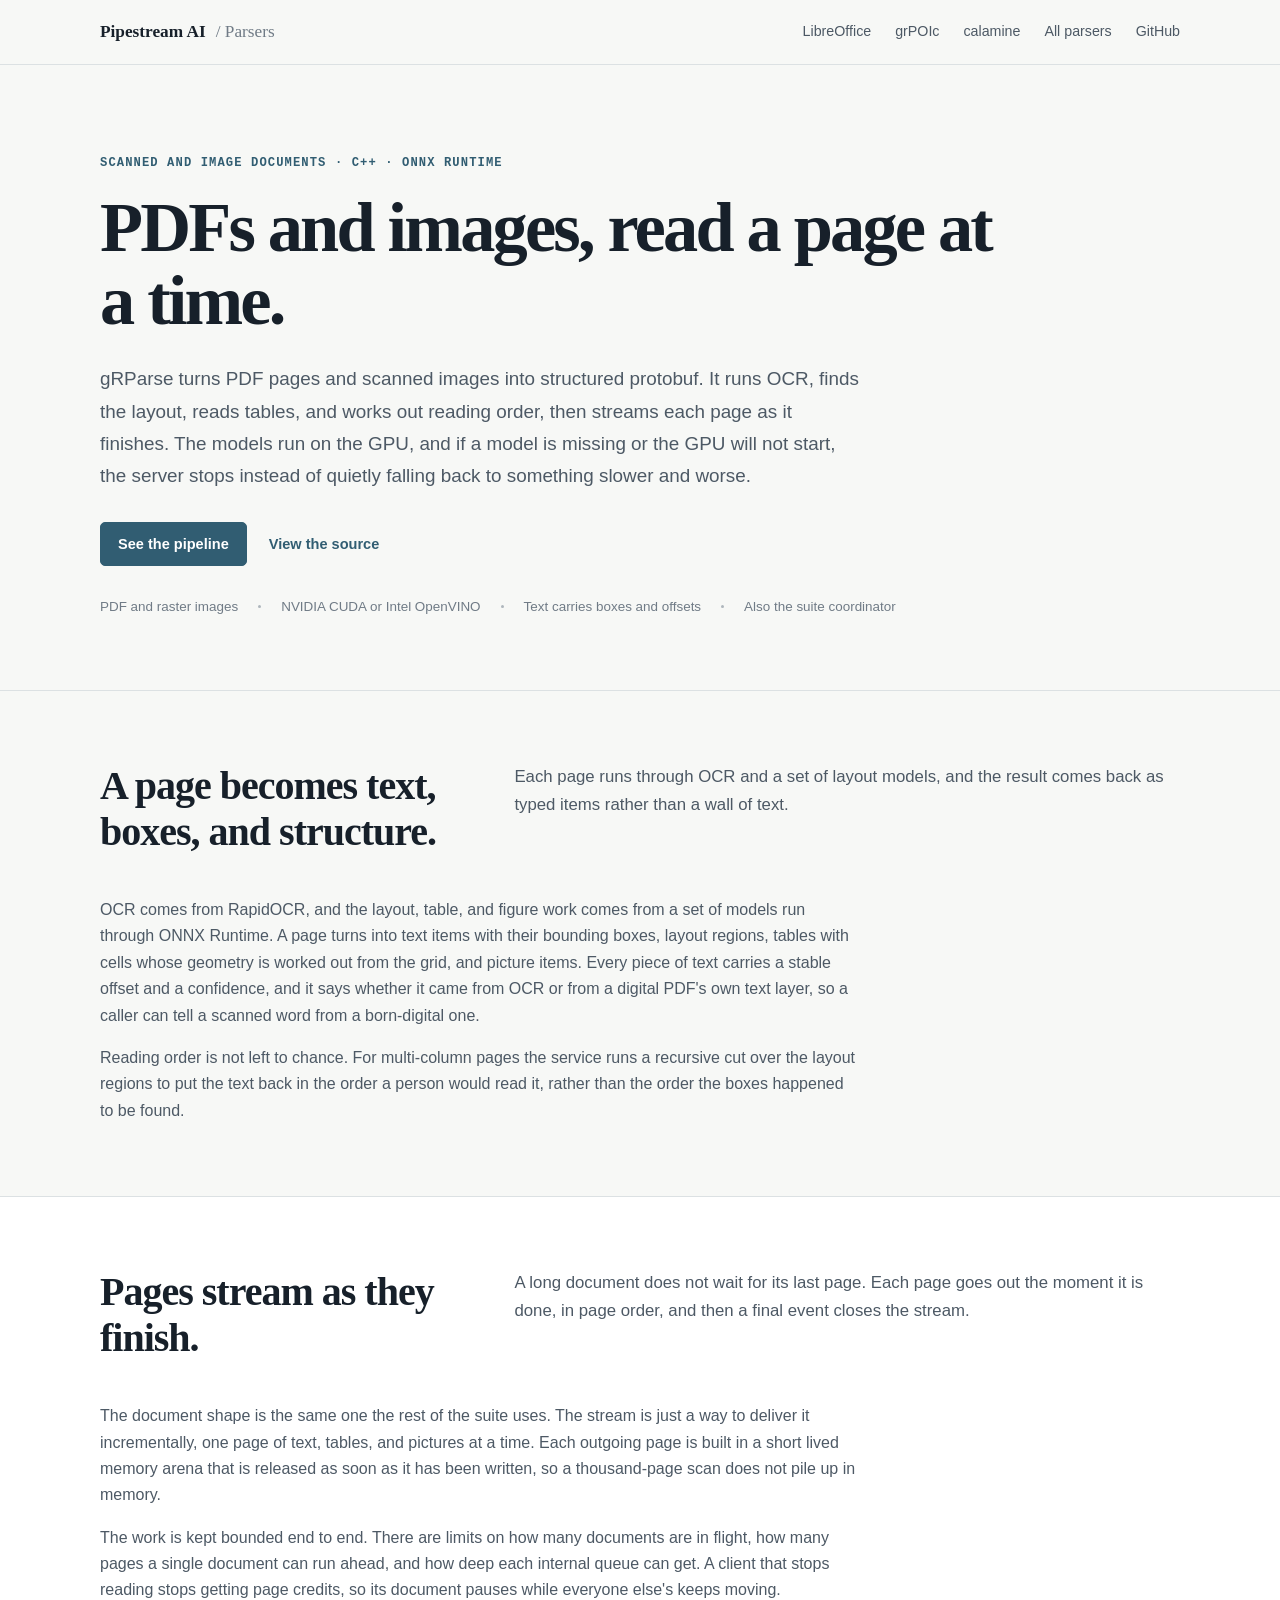
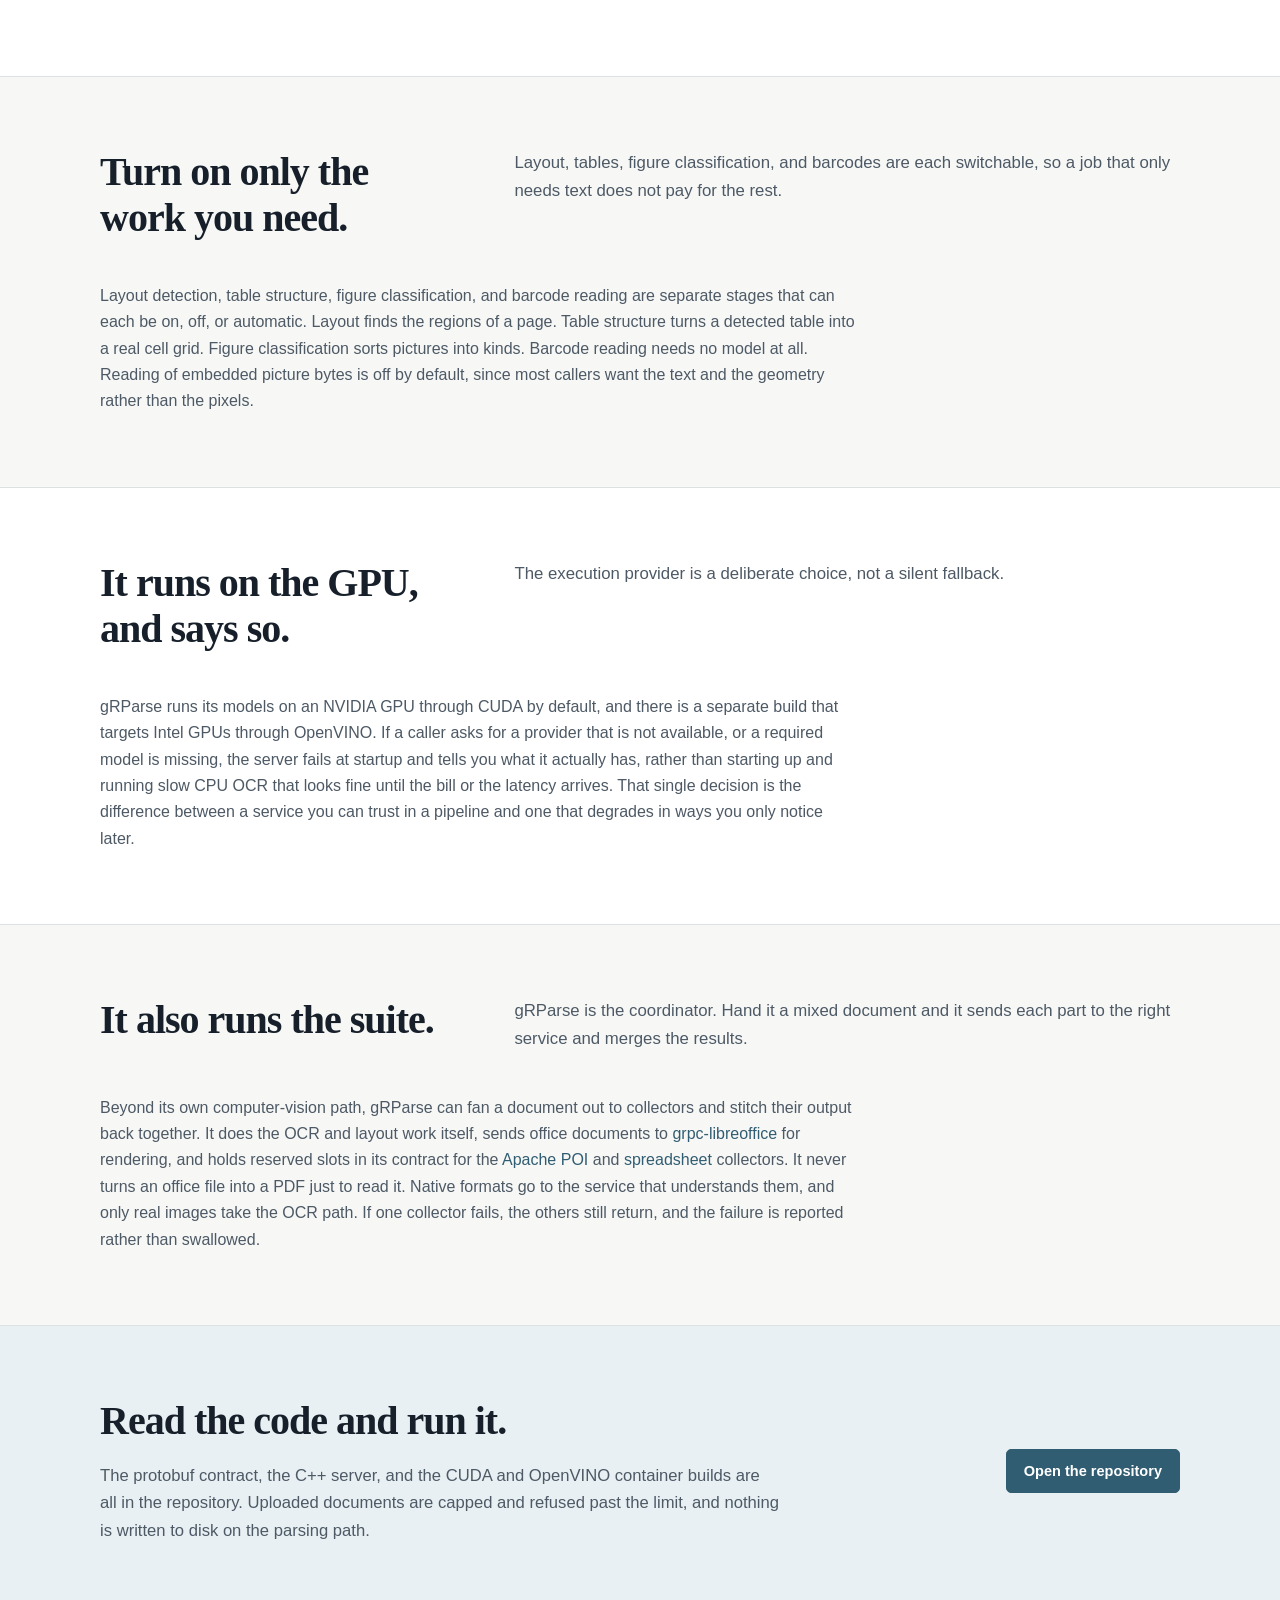
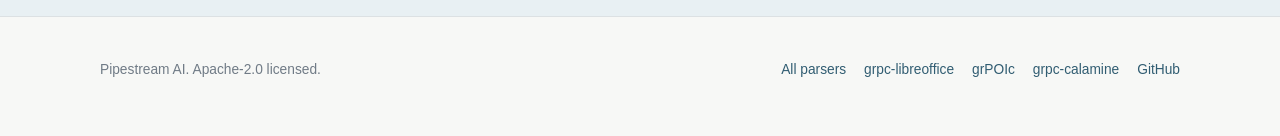
<file: parsers/grparse/index.html>
<!DOCTYPE html>
<html lang="en">
<head>
    <meta charset="UTF-8">
    <meta name="viewport" content="width=device-width, initial-scale=1.0">
    <meta name="description" content="gRParse is a C++ gRPC service that turns PDF pages and images into page-streamed protobuf with OCR, layout, tables, and reading order, running ONNX models on NVIDIA or Intel GPUs. It also coordinates the parser suite.">
    <title>gRParse | gRPC document parsers</title>
    <link rel="stylesheet" href="../style.css">
</head>
<body>
    <a class="skip-link" href="#main">Skip to content</a>

    <header>
        <div class="wrap header-inner">
            <a class="brand" href="../">Pipestream AI <span>/ Parsers</span></a>
            <nav aria-label="Primary">
                <a href="../grpc-libreoffice/">LibreOffice</a>
                <a href="../grpoic/">grPOIc</a>
                <a href="../grpc-calamine/">calamine</a>
                <a href="../">All parsers</a>
                <a href="https://github.com/ai-pipestream/gRParse">GitHub</a>
            </nav>
        </div>
    </header>

    <main id="main">
        <section class="hero">
            <div class="wrap">
                <p class="eyebrow">Scanned and image documents · C++ · ONNX Runtime</p>
                <h1>PDFs and images, read a page at a time.</h1>
                <p class="hero-copy">
                    gRParse turns PDF pages and scanned images into structured protobuf. It
                    runs OCR, finds the layout, reads tables, and works out reading order,
                    then streams each page as it finishes. The models run on the GPU, and if
                    a model is missing or the GPU will not start, the server stops instead of
                    quietly falling back to something slower and worse.
                </p>
                <div class="actions">
                    <a class="button" href="#pipeline">See the pipeline</a>
                    <a class="text-link" href="https://github.com/ai-pipestream/gRParse">View the source</a>
                </div>
                <div class="facts" aria-label="Facts">
                    <span>PDF and raster images</span>
                    <span>NVIDIA CUDA or Intel OpenVINO</span>
                    <span>Text carries boxes and offsets</span>
                    <span>Also the suite coordinator</span>
                </div>
            </div>
        </section>

        <section id="pipeline">
            <div class="wrap">
                <div class="section-heading">
                    <h2>A page becomes text, boxes, and structure.</h2>
                    <p>
                        Each page runs through OCR and a set of layout models, and the
                        result comes back as typed items rather than a wall of text.
                    </p>
                </div>
                <div class="prose">
                    <p>
                        OCR comes from RapidOCR, and the layout, table, and figure work comes
                        from a set of models run through ONNX Runtime. A page turns into text
                        items with their bounding boxes, layout regions, tables with cells
                        whose geometry is worked out from the grid, and picture items. Every
                        piece of text carries a stable offset and a confidence, and it says
                        whether it came from OCR or from a digital PDF's own text layer, so a
                        caller can tell a scanned word from a born-digital one.
                    </p>
                    <p>
                        Reading order is not left to chance. For multi-column pages the
                        service runs a recursive cut over the layout regions to put the text
                        back in the order a person would read it, rather than the order the
                        boxes happened to be found.
                    </p>
                </div>
            </div>
        </section>

        <section class="quickstart">
            <div class="wrap">
                <div class="section-heading">
                    <h2>Pages stream as they finish.</h2>
                    <p>
                        A long document does not wait for its last page. Each page goes out
                        the moment it is done, in page order, and then a final event closes
                        the stream.
                    </p>
                </div>
                <div class="prose">
                    <p>
                        The document shape is the same one the rest of the suite uses. The
                        stream is just a way to deliver it incrementally, one page of text,
                        tables, and pictures at a time. Each outgoing page is built in a
                        short lived memory arena that is released as soon as it has been
                        written, so a thousand-page scan does not pile up in memory.
                    </p>
                    <p>
                        The work is kept bounded end to end. There are limits on how many
                        documents are in flight, how many pages a single document can run
                        ahead, and how deep each internal queue can get. A client that stops
                        reading stops getting page credits, so its document pauses while
                        everyone else's keeps moving.
                    </p>
                </div>
            </div>
        </section>

        <section>
            <div class="wrap">
                <div class="section-heading">
                    <h2>Turn on only the work you need.</h2>
                    <p>
                        Layout, tables, figure classification, and barcodes are each
                        switchable, so a job that only needs text does not pay for the rest.
                    </p>
                </div>
                <div class="prose">
                    <p>
                        Layout detection, table structure, figure classification, and barcode
                        reading are separate stages that can each be on, off, or automatic.
                        Layout finds the regions of a page. Table structure turns a detected
                        table into a real cell grid. Figure classification sorts pictures into
                        kinds. Barcode reading needs no model at all. Reading of embedded
                        picture bytes is off by default, since most callers want the text and
                        the geometry rather than the pixels.
                    </p>
                </div>
            </div>
        </section>

        <section class="capabilities">
            <div class="wrap">
                <div class="section-heading">
                    <h2>It runs on the GPU, and says so.</h2>
                    <p>
                        The execution provider is a deliberate choice, not a silent
                        fallback.
                    </p>
                </div>
                <div class="prose">
                    <p>
                        gRParse runs its models on an NVIDIA GPU through CUDA by default, and
                        there is a separate build that targets Intel GPUs through OpenVINO. If
                        a caller asks for a provider that is not available, or a required model
                        is missing, the server fails at startup and tells you what it actually
                        has, rather than starting up and running slow CPU OCR that looks fine
                        until the bill or the latency arrives. That single decision is the
                        difference between a service you can trust in a pipeline and one that
                        degrades in ways you only notice later.
                    </p>
                </div>
            </div>
        </section>

        <section>
            <div class="wrap">
                <div class="section-heading">
                    <h2>It also runs the suite.</h2>
                    <p>
                        gRParse is the coordinator. Hand it a mixed document and it sends each
                        part to the right service and merges the results.
                    </p>
                </div>
                <div class="prose">
                    <p>
                        Beyond its own computer-vision path, gRParse can fan a document out to
                        collectors and stitch their output back together. It does the OCR and
                        layout work itself, sends office documents to
                        <a href="../grpc-libreoffice/">grpc-libreoffice</a> for rendering, and
                        holds reserved slots in its contract for the
                        <a href="../grpoic/">Apache POI</a> and
                        <a href="../grpc-calamine/">spreadsheet</a> collectors. It never turns
                        an office file into a PDF just to read it. Native formats go to the
                        service that understands them, and only real images take the OCR path.
                        If one collector fails, the others still return, and the failure is
                        reported rather than swallowed.
                    </p>
                </div>
            </div>
        </section>

        <section class="verification">
            <div class="wrap verification-inner">
                <div>
                    <h2>Read the code and run it.</h2>
                    <p>
                        The protobuf contract, the C++ server, and the CUDA and OpenVINO
                        container builds are all in the repository. Uploaded documents are
                        capped and refused past the limit, and nothing is written to disk on
                        the parsing path.
                    </p>
                </div>
                <div class="actions">
                    <a class="button" href="https://github.com/ai-pipestream/gRParse">Open the repository</a>
                </div>
            </div>
        </section>
    </main>

    <footer>
        <div class="wrap footer-inner">
            <span>Pipestream AI. Apache-2.0 licensed.</span>
            <div class="footer-links">
                <a href="../">All parsers</a>
                <a href="../grpc-libreoffice/">grpc-libreoffice</a>
                <a href="../grpoic/">grPOIc</a>
                <a href="../grpc-calamine/">grpc-calamine</a>
                <a href="https://github.com/ai-pipestream/gRParse">GitHub</a>
            </div>
        </div>
    </footer>
</body>
</html>
</file>
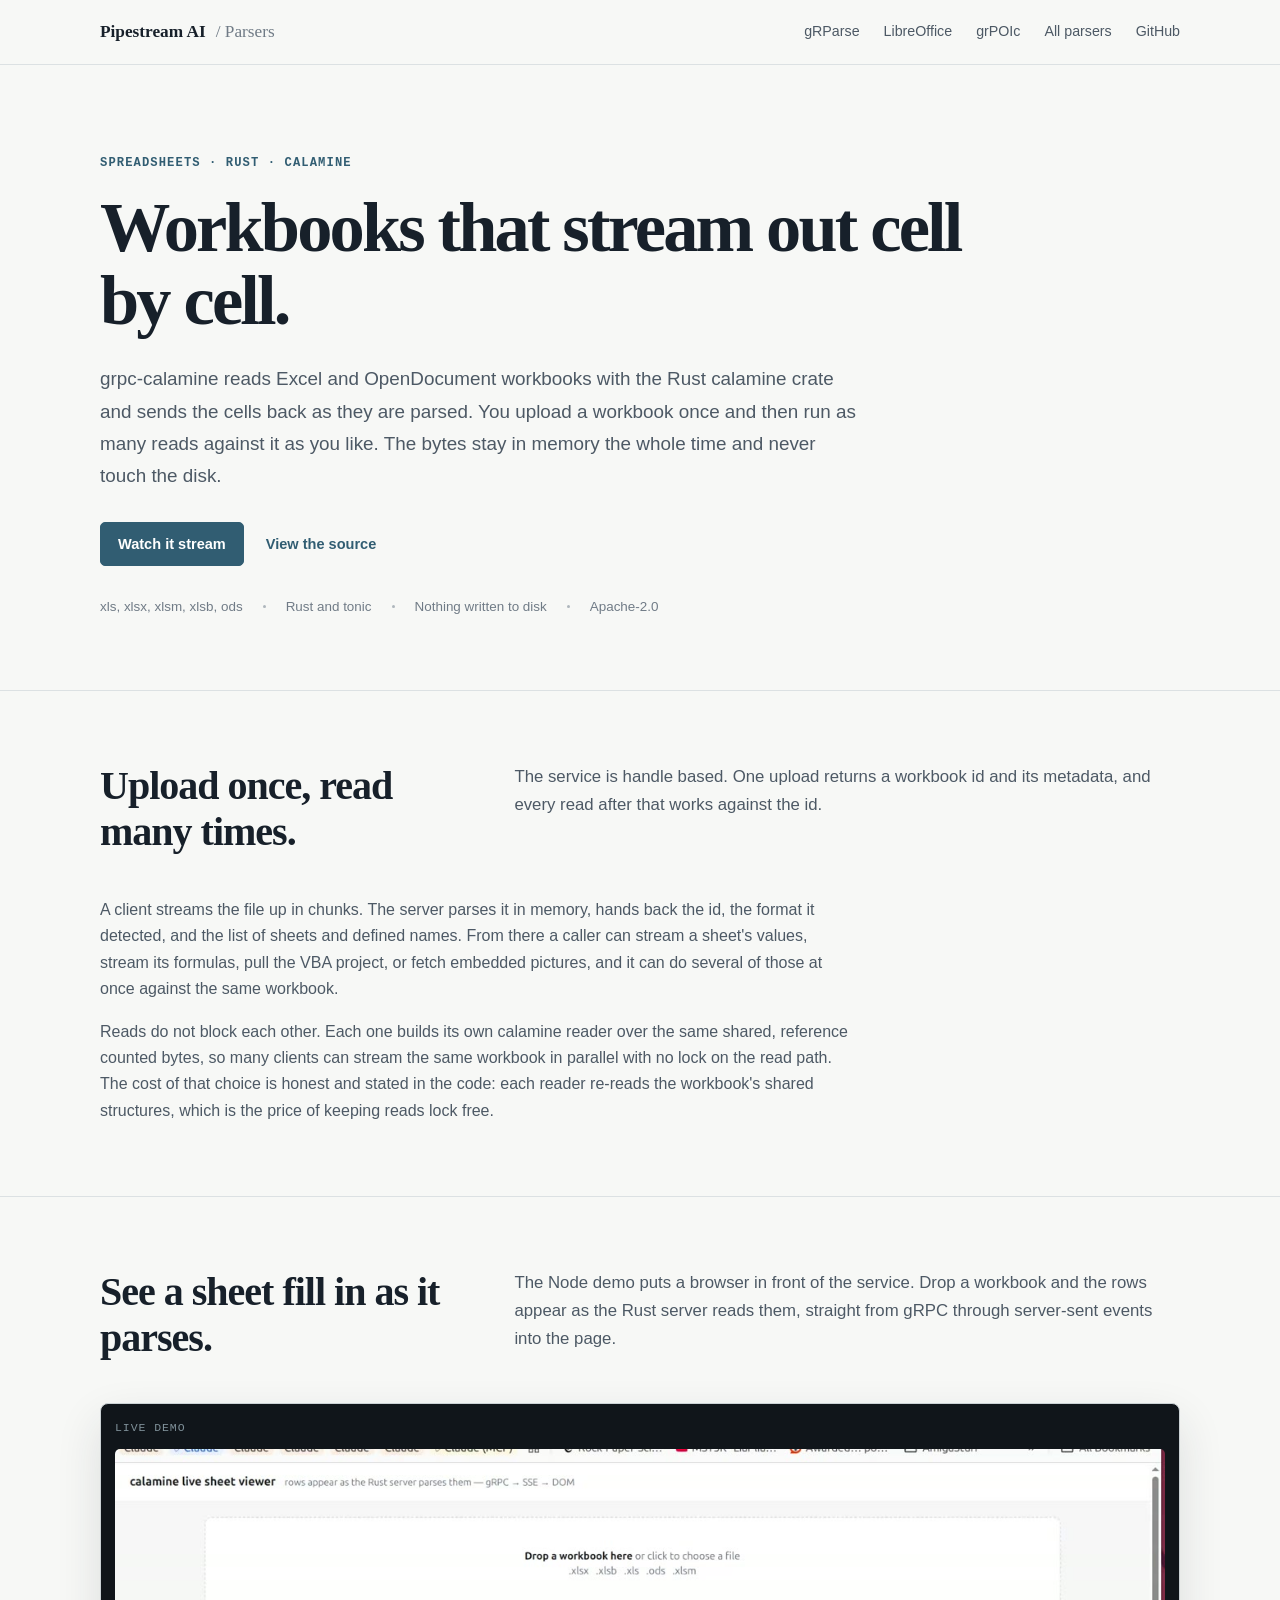
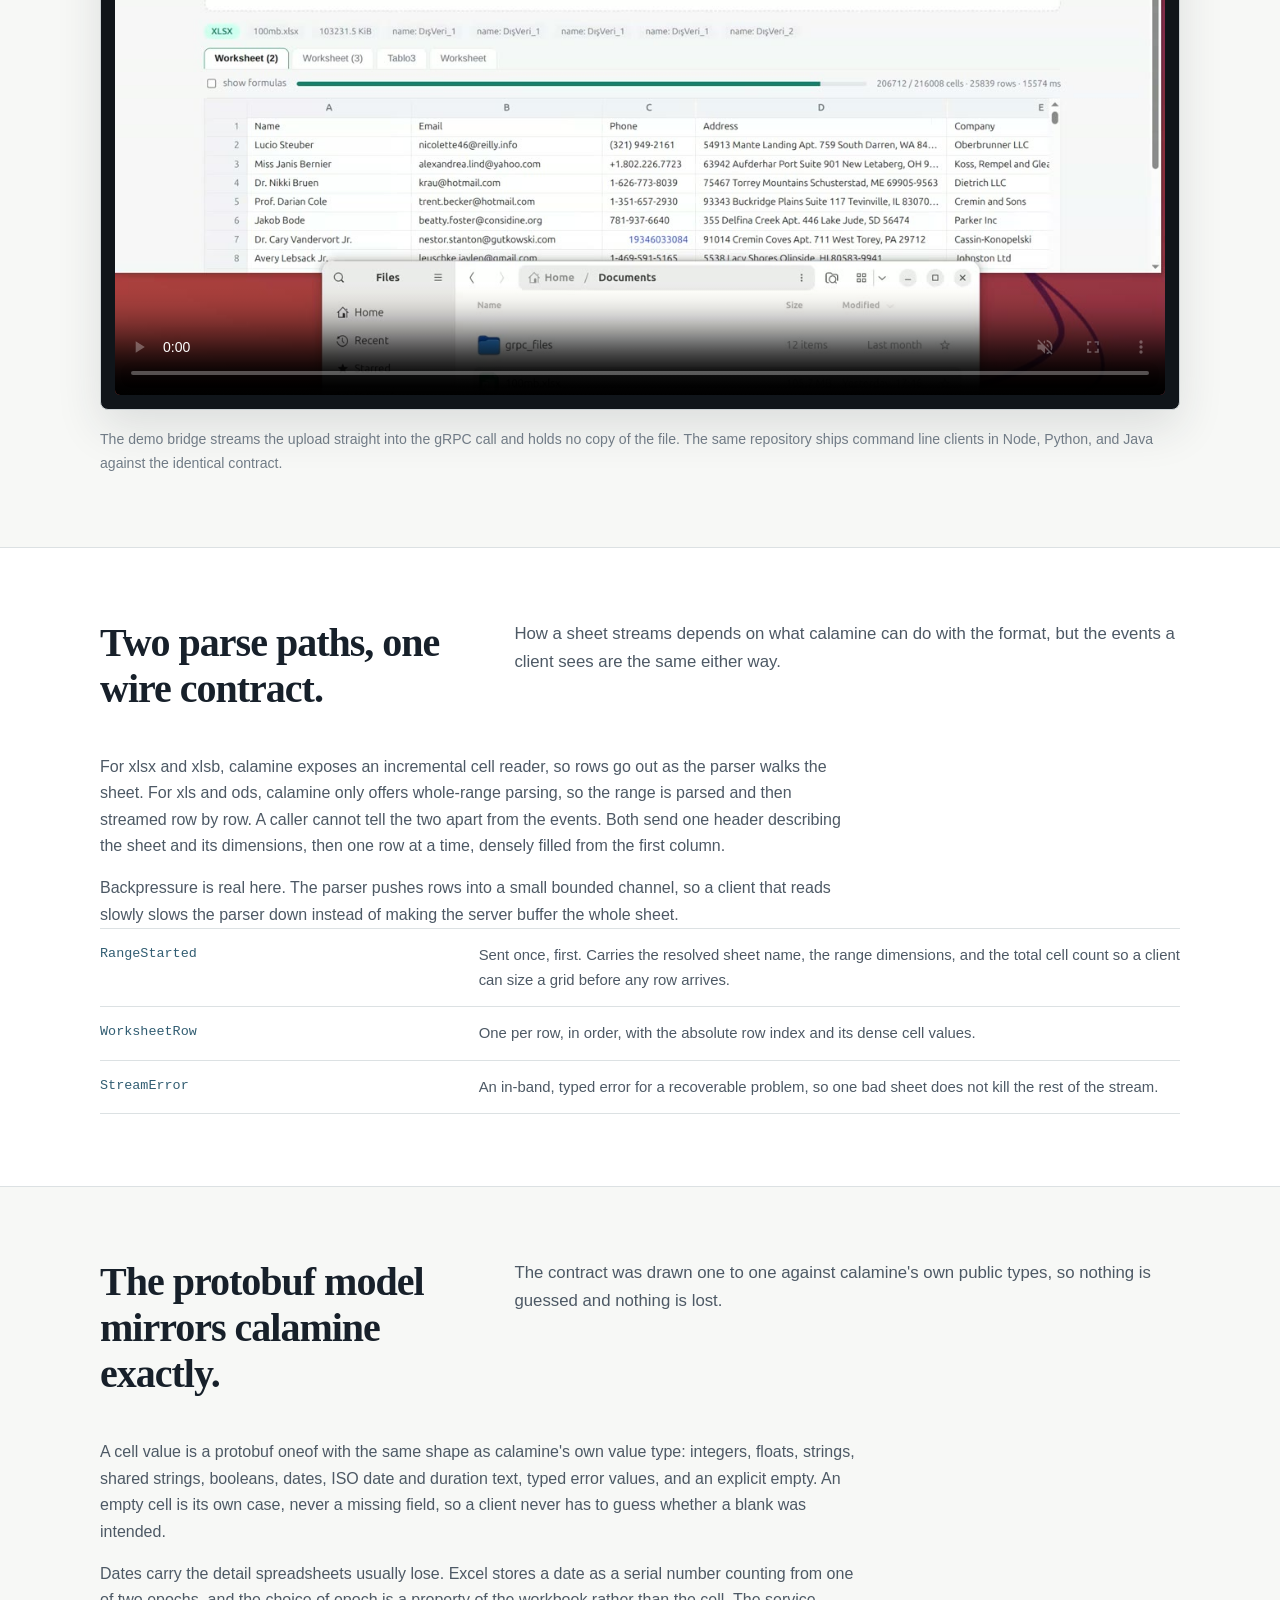
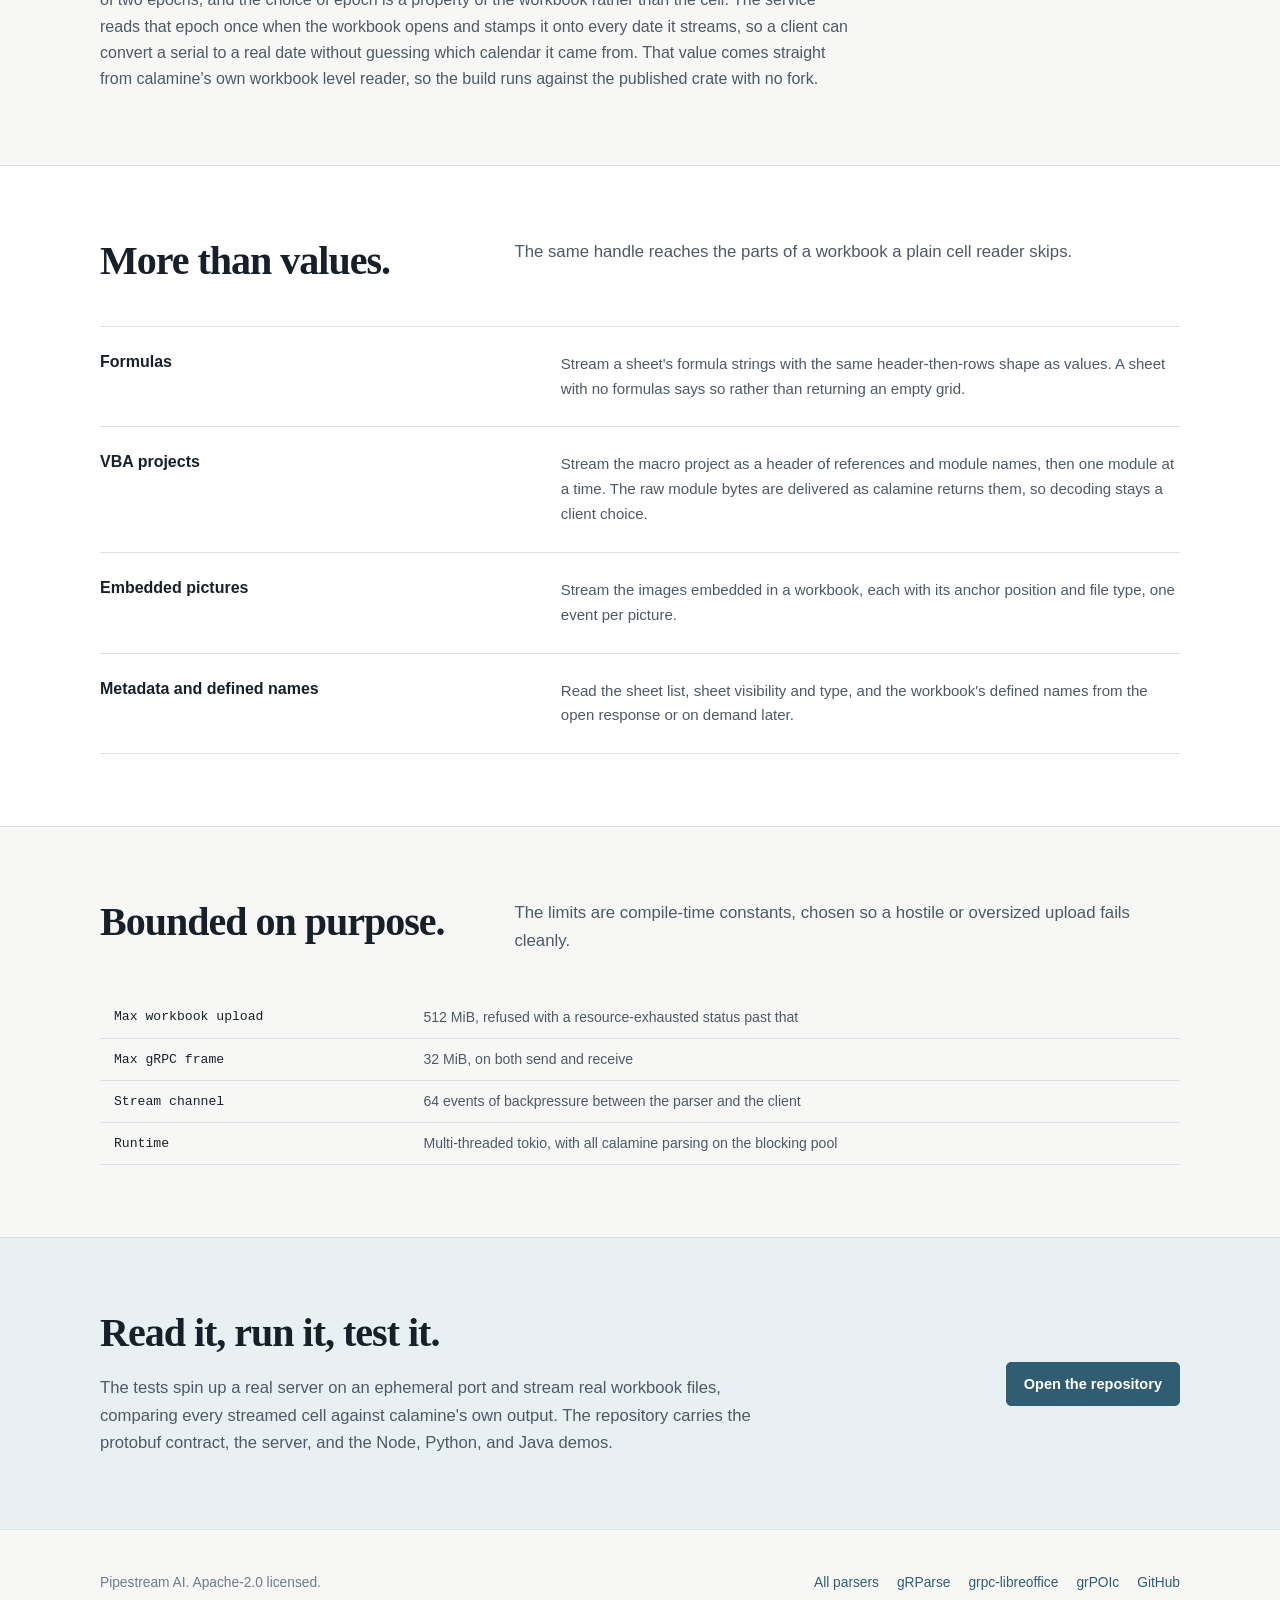
<file: parsers/grpc-calamine/index.html>
<!DOCTYPE html>
<html lang="en">
<head>
    <meta charset="UTF-8">
    <meta name="viewport" content="width=device-width, initial-scale=1.0">
    <meta name="description" content="grpc-calamine is a Rust gRPC server that reads Excel and OpenDocument workbooks with the calamine crate and streams cells back as they are parsed, without writing anything to disk.">
    <title>grpc-calamine | gRPC document parsers</title>
    <link rel="stylesheet" href="../style.css">
</head>
<body>
    <a class="skip-link" href="#main">Skip to content</a>

    <header>
        <div class="wrap header-inner">
            <a class="brand" href="../">Pipestream AI <span>/ Parsers</span></a>
            <nav aria-label="Primary">
                <a href="../grparse/">gRParse</a>
                <a href="../grpc-libreoffice/">LibreOffice</a>
                <a href="../grpoic/">grPOIc</a>
                <a href="../">All parsers</a>
                <a href="https://github.com/ai-pipestream/grpc-calamine">GitHub</a>
            </nav>
        </div>
    </header>

    <main id="main">
        <section class="hero">
            <div class="wrap">
                <p class="eyebrow">Spreadsheets · Rust · calamine</p>
                <h1>Workbooks that stream out cell by cell.</h1>
                <p class="hero-copy">
                    grpc-calamine reads Excel and OpenDocument workbooks with the Rust
                    calamine crate and sends the cells back as they are parsed. You upload a
                    workbook once and then run as many reads against it as you like. The
                    bytes stay in memory the whole time and never touch the disk.
                </p>
                <div class="actions">
                    <a class="button" href="#streaming">Watch it stream</a>
                    <a class="text-link" href="https://github.com/ai-pipestream/grpc-calamine">View the source</a>
                </div>
                <div class="facts" aria-label="Facts">
                    <span>xls, xlsx, xlsm, xlsb, ods</span>
                    <span>Rust and tonic</span>
                    <span>Nothing written to disk</span>
                    <span>Apache-2.0</span>
                </div>
            </div>
        </section>

        <section>
            <div class="wrap">
                <div class="section-heading">
                    <h2>Upload once, read many times.</h2>
                    <p>
                        The service is handle based. One upload returns a workbook id and
                        its metadata, and every read after that works against the id.
                    </p>
                </div>
                <div class="prose">
                    <p>
                        A client streams the file up in chunks. The server parses it in
                        memory, hands back the id, the format it detected, and the list of
                        sheets and defined names. From there a caller can stream a sheet's
                        values, stream its formulas, pull the VBA project, or fetch embedded
                        pictures, and it can do several of those at once against the same
                        workbook.
                    </p>
                    <p>
                        Reads do not block each other. Each one builds its own calamine
                        reader over the same shared, reference counted bytes, so many
                        clients can stream the same workbook in parallel with no lock on the
                        read path. The cost of that choice is honest and stated in the code:
                        each reader re-reads the workbook's shared structures, which is the
                        price of keeping reads lock free.
                    </p>
                </div>
            </div>
        </section>

        <section id="streaming" class="console">
            <div class="wrap">
                <div class="section-heading">
                    <h2>See a sheet fill in as it parses.</h2>
                    <p>
                        The Node demo puts a browser in front of the service. Drop a
                        workbook and the rows appear as the Rust server reads them, straight
                        from gRPC through server-sent events into the page.
                    </p>
                </div>
                <figure class="video-frame has-video">
                    <figcaption class="vp-eyebrow">Live demo</figcaption>
                    <video autoplay muted loop playsinline controls preload="auto"
                           poster="demo-poster.jpg" width="2132" height="1108"
                           aria-label="Live xls streaming in the browser">
                        <source src="demo.mp4" type="video/mp4">
                        Your browser can't play this video.
                        <a href="demo.mp4">Download the MP4</a>.
                    </video>
                </figure>
                <p class="note">
                    The demo bridge streams the upload straight into the gRPC call and holds
                    no copy of the file. The same repository ships command line clients in
                    Node, Python, and Java against the identical contract.
                </p>
            </div>
        </section>

        <section class="quickstart">
            <div class="wrap">
                <div class="section-heading">
                    <h2>Two parse paths, one wire contract.</h2>
                    <p>
                        How a sheet streams depends on what calamine can do with the format,
                        but the events a client sees are the same either way.
                    </p>
                </div>
                <div class="prose">
                    <p>
                        For xlsx and xlsb, calamine exposes an incremental cell reader, so
                        rows go out as the parser walks the sheet. For xls and ods, calamine
                        only offers whole-range parsing, so the range is parsed and then
                        streamed row by row. A caller cannot tell the two apart from the
                        events. Both send one header describing the sheet and its
                        dimensions, then one row at a time, densely filled from the first
                        column.
                    </p>
                    <p>
                        Backpressure is real here. The parser pushes rows into a small
                        bounded channel, so a client that reads slowly slows the parser down
                        instead of making the server buffer the whole sheet.
                    </p>
                </div>
                <ul class="events">
                    <li>
                        <span class="ev">RangeStarted</span>
                        <span class="desc">Sent once, first. Carries the resolved sheet name, the range dimensions, and the total cell count so a client can size a grid before any row arrives.</span>
                    </li>
                    <li>
                        <span class="ev">WorksheetRow</span>
                        <span class="desc">One per row, in order, with the absolute row index and its dense cell values.</span>
                    </li>
                    <li>
                        <span class="ev">StreamError</span>
                        <span class="desc">An in-band, typed error for a recoverable problem, so one bad sheet does not kill the rest of the stream.</span>
                    </li>
                </ul>
            </div>
        </section>

        <section>
            <div class="wrap">
                <div class="section-heading">
                    <h2>The protobuf model mirrors calamine exactly.</h2>
                    <p>
                        The contract was drawn one to one against calamine's own public
                        types, so nothing is guessed and nothing is lost.
                    </p>
                </div>
                <div class="prose">
                    <p>
                        A cell value is a protobuf oneof with the same shape as calamine's
                        own value type: integers, floats, strings, shared strings, booleans,
                        dates, ISO date and duration text, typed error values, and an
                        explicit empty. An empty cell is its own case, never a missing
                        field, so a client never has to guess whether a blank was intended.
                    </p>
                    <p>
                        Dates carry the detail spreadsheets usually lose. Excel stores a date
                        as a serial number counting from one of two epochs, and the choice of
                        epoch is a property of the workbook rather than the cell. The service
                        reads that epoch once when the workbook opens and stamps it onto
                        every date it streams, so a client can convert a serial to a real
                        date without guessing which calendar it came from. That value comes
                        straight from calamine's own workbook level reader, so the build runs
                        against the published crate with no fork.
                    </p>
                </div>
            </div>
        </section>

        <section class="capabilities">
            <div class="wrap">
                <div class="section-heading">
                    <h2>More than values.</h2>
                    <p>
                        The same handle reaches the parts of a workbook a plain cell reader
                        skips.
                    </p>
                </div>
                <div class="capability-list">
                    <article class="capability">
                        <h3>Formulas</h3>
                        <p>Stream a sheet's formula strings with the same header-then-rows shape as values. A sheet with no formulas says so rather than returning an empty grid.</p>
                    </article>
                    <article class="capability">
                        <h3>VBA projects</h3>
                        <p>Stream the macro project as a header of references and module names, then one module at a time. The raw module bytes are delivered as calamine returns them, so decoding stays a client choice.</p>
                    </article>
                    <article class="capability">
                        <h3>Embedded pictures</h3>
                        <p>Stream the images embedded in a workbook, each with its anchor position and file type, one event per picture.</p>
                    </article>
                    <article class="capability">
                        <h3>Metadata and defined names</h3>
                        <p>Read the sheet list, sheet visibility and type, and the workbook's defined names from the open response or on demand later.</p>
                    </article>
                </div>
            </div>
        </section>

        <section>
            <div class="wrap">
                <div class="section-heading">
                    <h2>Bounded on purpose.</h2>
                    <p>
                        The limits are compile-time constants, chosen so a hostile or
                        oversized upload fails cleanly.
                    </p>
                </div>
                <table class="spec">
                    <tbody>
                        <tr><td>Max workbook upload</td><td>512 MiB, refused with a resource-exhausted status past that</td></tr>
                        <tr><td>Max gRPC frame</td><td>32 MiB, on both send and receive</td></tr>
                        <tr><td>Stream channel</td><td>64 events of backpressure between the parser and the client</td></tr>
                        <tr><td>Runtime</td><td>Multi-threaded tokio, with all calamine parsing on the blocking pool</td></tr>
                    </tbody>
                </table>
            </div>
        </section>

        <section class="verification">
            <div class="wrap verification-inner">
                <div>
                    <h2>Read it, run it, test it.</h2>
                    <p>
                        The tests spin up a real server on an ephemeral port and stream real
                        workbook files, comparing every streamed cell against calamine's own
                        output. The repository carries the protobuf contract, the server, and
                        the Node, Python, and Java demos.
                    </p>
                </div>
                <div class="actions">
                    <a class="button" href="https://github.com/ai-pipestream/grpc-calamine">Open the repository</a>
                </div>
            </div>
        </section>
    </main>

    <footer>
        <div class="wrap footer-inner">
            <span>Pipestream AI. Apache-2.0 licensed.</span>
            <div class="footer-links">
                <a href="../">All parsers</a>
                <a href="../grparse/">gRParse</a>
                <a href="../grpc-libreoffice/">grpc-libreoffice</a>
                <a href="../grpoic/">grPOIc</a>
                <a href="https://github.com/ai-pipestream/grpc-calamine">GitHub</a>
            </div>
        </div>
    </footer>
</body>
</html>
</file>
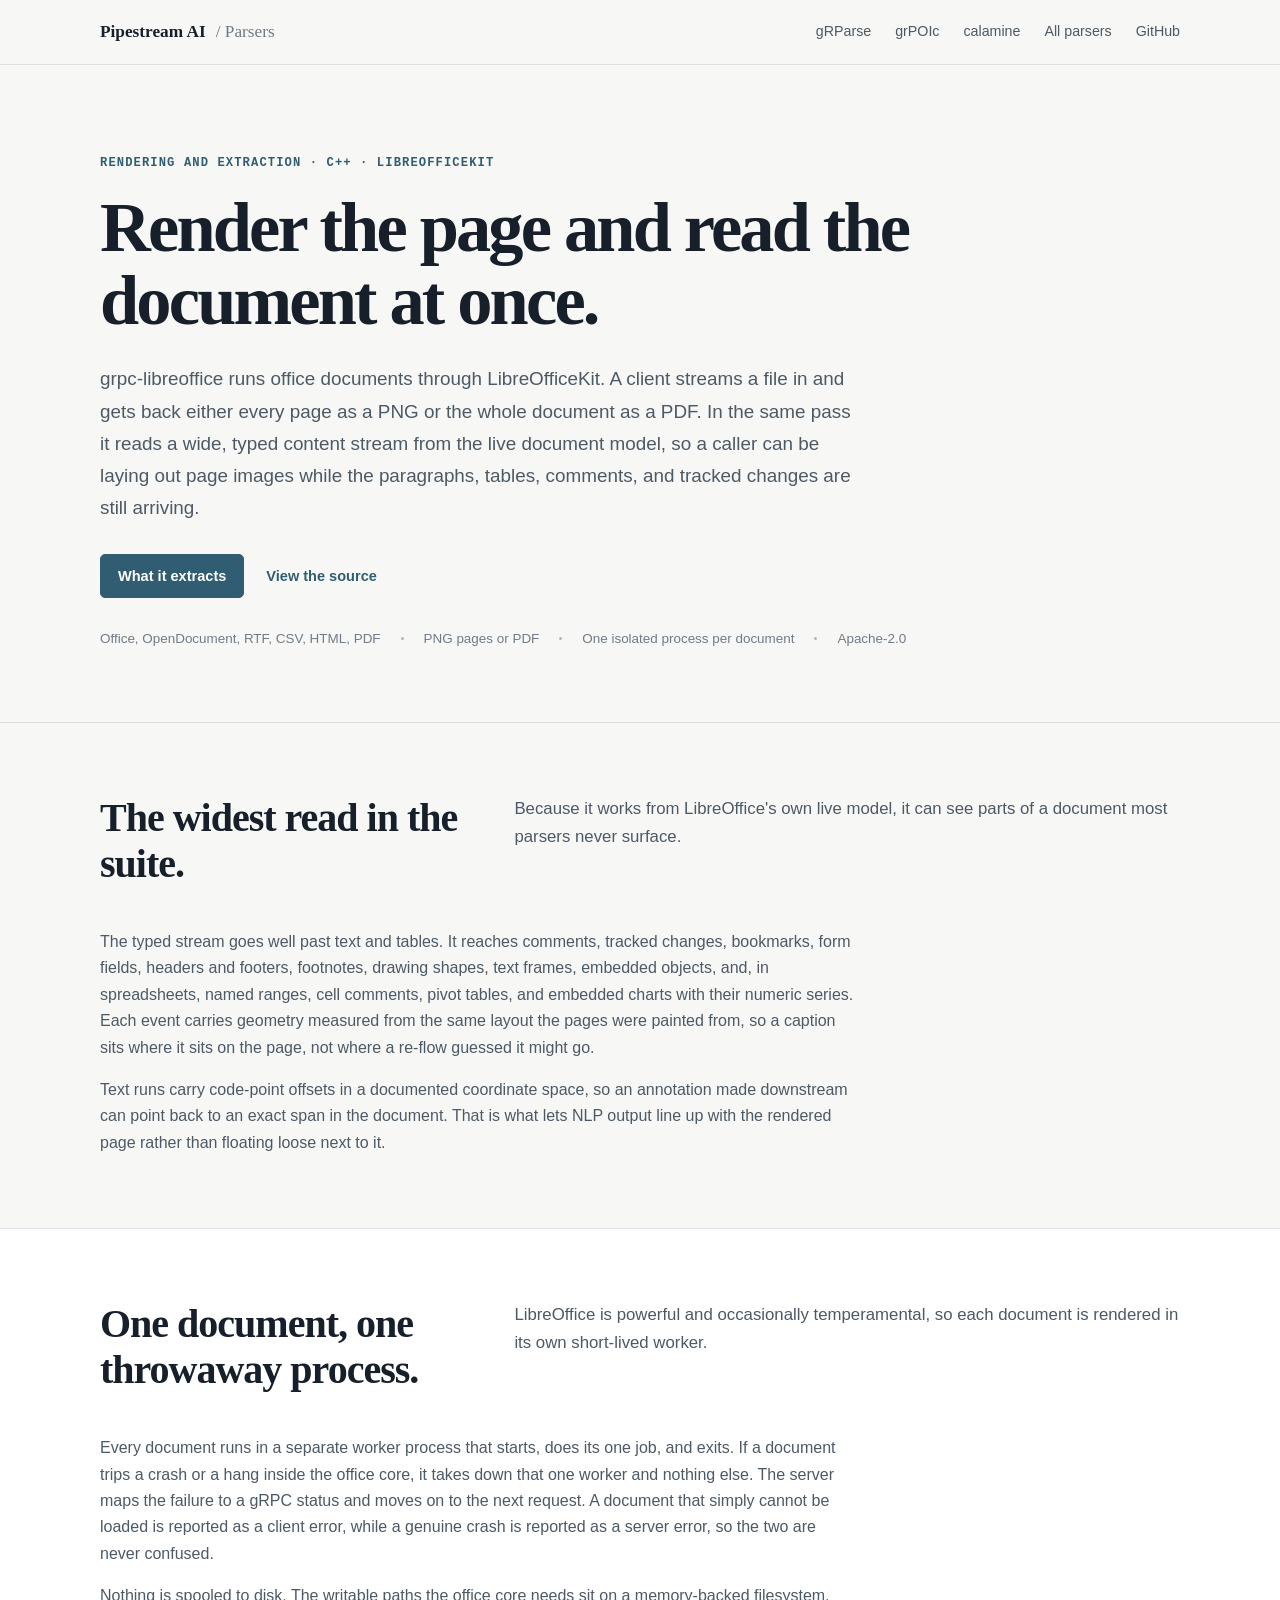
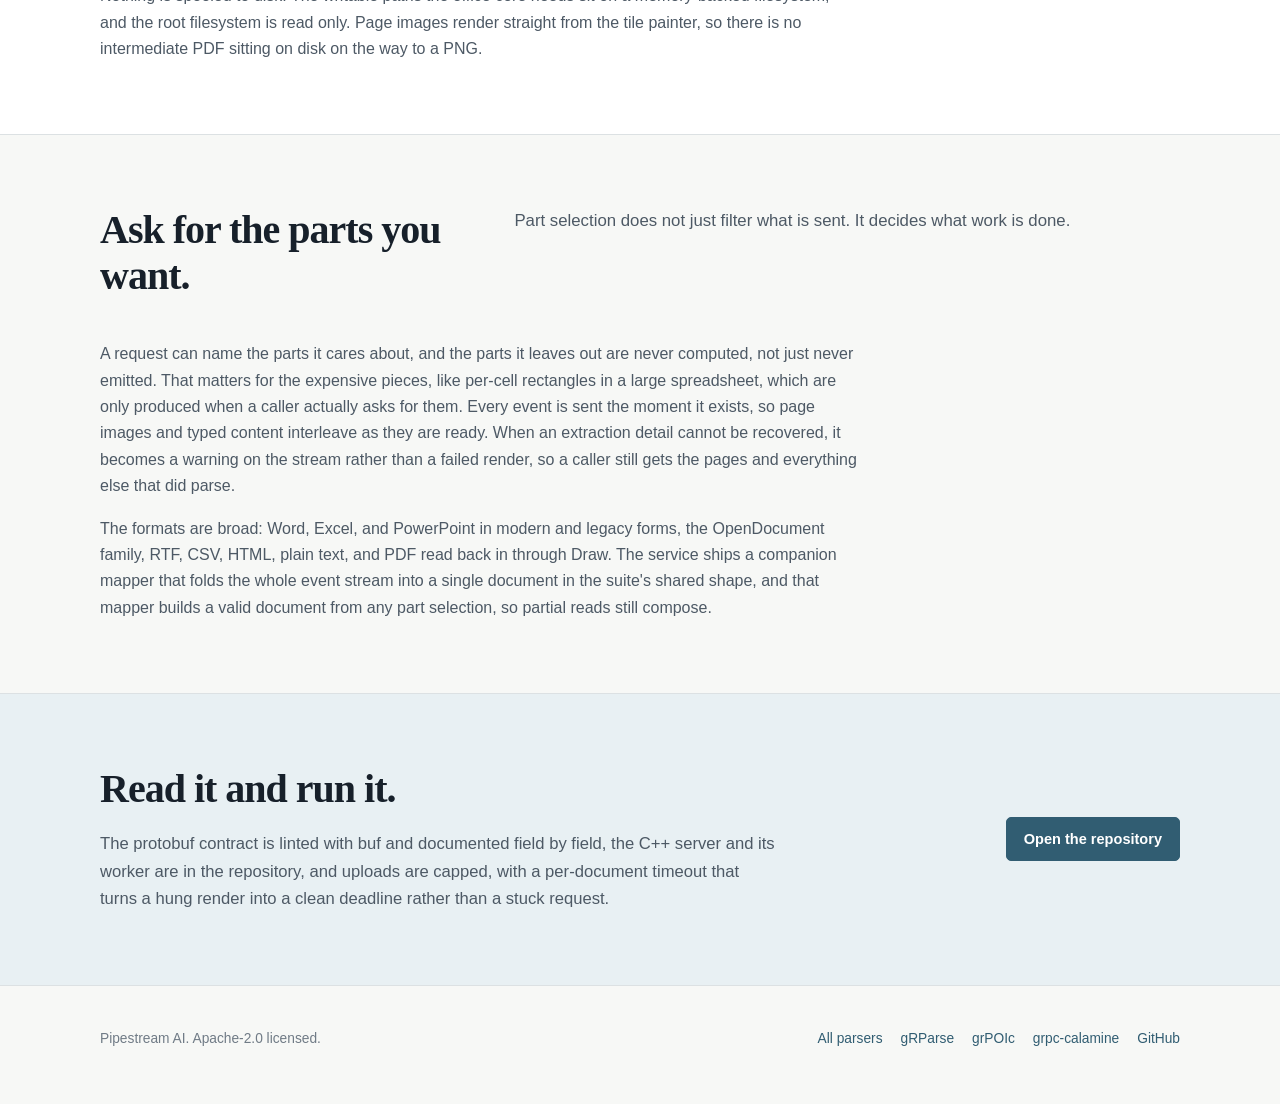
<file: parsers/grpc-libreoffice/index.html>
<!DOCTYPE html>
<html lang="en">
<head>
    <meta charset="UTF-8">
    <meta name="viewport" content="width=device-width, initial-scale=1.0">
    <meta name="description" content="grpc-libreoffice is a C++ gRPC server that renders office documents to PNG pages or PDF through LibreOfficeKit, and in the same pass extracts a wide typed content stream from the live document model. Every document is rendered in its own isolated worker process.">
    <title>grpc-libreoffice | gRPC document parsers</title>
    <link rel="stylesheet" href="../style.css">
</head>
<body>
    <a class="skip-link" href="#main">Skip to content</a>

    <header>
        <div class="wrap header-inner">
            <a class="brand" href="../">Pipestream AI <span>/ Parsers</span></a>
            <nav aria-label="Primary">
                <a href="../grparse/">gRParse</a>
                <a href="../grpoic/">grPOIc</a>
                <a href="../grpc-calamine/">calamine</a>
                <a href="../">All parsers</a>
                <a href="https://github.com/ai-pipestream/grpc-libreoffice">GitHub</a>
            </nav>
        </div>
    </header>

    <main id="main">
        <section class="hero">
            <div class="wrap">
                <p class="eyebrow">Rendering and extraction · C++ · LibreOfficeKit</p>
                <h1>Render the page and read the document at once.</h1>
                <p class="hero-copy">
                    grpc-libreoffice runs office documents through LibreOfficeKit. A client
                    streams a file in and gets back either every page as a PNG or the whole
                    document as a PDF. In the same pass it reads a wide, typed content stream
                    from the live document model, so a caller can be laying out page images
                    while the paragraphs, tables, comments, and tracked changes are still
                    arriving.
                </p>
                <div class="actions">
                    <a class="button" href="#extract">What it extracts</a>
                    <a class="text-link" href="https://github.com/ai-pipestream/grpc-libreoffice">View the source</a>
                </div>
                <div class="facts" aria-label="Facts">
                    <span>Office, OpenDocument, RTF, CSV, HTML, PDF</span>
                    <span>PNG pages or PDF</span>
                    <span>One isolated process per document</span>
                    <span>Apache-2.0</span>
                </div>
            </div>
        </section>

        <section id="extract">
            <div class="wrap">
                <div class="section-heading">
                    <h2>The widest read in the suite.</h2>
                    <p>
                        Because it works from LibreOffice's own live model, it can see parts
                        of a document most parsers never surface.
                    </p>
                </div>
                <div class="prose">
                    <p>
                        The typed stream goes well past text and tables. It reaches comments,
                        tracked changes, bookmarks, form fields, headers and footers,
                        footnotes, drawing shapes, text frames, embedded objects, and, in
                        spreadsheets, named ranges, cell comments, pivot tables, and embedded
                        charts with their numeric series. Each event carries geometry measured
                        from the same layout the pages were painted from, so a caption sits
                        where it sits on the page, not where a re-flow guessed it might go.
                    </p>
                    <p>
                        Text runs carry code-point offsets in a documented coordinate space, so
                        an annotation made downstream can point back to an exact span in the
                        document. That is what lets NLP output line up with the rendered page
                        rather than floating loose next to it.
                    </p>
                </div>
            </div>
        </section>

        <section class="quickstart">
            <div class="wrap">
                <div class="section-heading">
                    <h2>One document, one throwaway process.</h2>
                    <p>
                        LibreOffice is powerful and occasionally temperamental, so each
                        document is rendered in its own short-lived worker.
                    </p>
                </div>
                <div class="prose">
                    <p>
                        Every document runs in a separate worker process that starts, does its
                        one job, and exits. If a document trips a crash or a hang inside the
                        office core, it takes down that one worker and nothing else. The server
                        maps the failure to a gRPC status and moves on to the next request. A
                        document that simply cannot be loaded is reported as a client error,
                        while a genuine crash is reported as a server error, so the two are
                        never confused.
                    </p>
                    <p>
                        Nothing is spooled to disk. The writable paths the office core needs
                        sit on a memory-backed filesystem, and the root filesystem is read
                        only. Page images render straight from the tile painter, so there is no
                        intermediate PDF sitting on disk on the way to a PNG.
                    </p>
                </div>
            </div>
        </section>

        <section>
            <div class="wrap">
                <div class="section-heading">
                    <h2>Ask for the parts you want.</h2>
                    <p>
                        Part selection does not just filter what is sent. It decides what work
                        is done.
                    </p>
                </div>
                <div class="prose">
                    <p>
                        A request can name the parts it cares about, and the parts it leaves
                        out are never computed, not just never emitted. That matters for the
                        expensive pieces, like per-cell rectangles in a large spreadsheet,
                        which are only produced when a caller actually asks for them. Every
                        event is sent the moment it exists, so page images and typed content
                        interleave as they are ready. When an extraction detail cannot be
                        recovered, it becomes a warning on the stream rather than a failed
                        render, so a caller still gets the pages and everything else that did
                        parse.
                    </p>
                    <p>
                        The formats are broad: Word, Excel, and PowerPoint in modern and
                        legacy forms, the OpenDocument family, RTF, CSV, HTML, plain text, and
                        PDF read back in through Draw. The service ships a companion mapper that
                        folds the whole event stream into a single document in the suite's
                        shared shape, and that mapper builds a valid document from any part
                        selection, so partial reads still compose.
                    </p>
                </div>
            </div>
        </section>

        <section class="verification">
            <div class="wrap verification-inner">
                <div>
                    <h2>Read it and run it.</h2>
                    <p>
                        The protobuf contract is linted with buf and documented field by
                        field, the C++ server and its worker are in the repository, and
                        uploads are capped, with a per-document timeout that turns a hung
                        render into a clean deadline rather than a stuck request.
                    </p>
                </div>
                <div class="actions">
                    <a class="button" href="https://github.com/ai-pipestream/grpc-libreoffice">Open the repository</a>
                </div>
            </div>
        </section>
    </main>

    <footer>
        <div class="wrap footer-inner">
            <span>Pipestream AI. Apache-2.0 licensed.</span>
            <div class="footer-links">
                <a href="../">All parsers</a>
                <a href="../grparse/">gRParse</a>
                <a href="../grpoic/">grPOIc</a>
                <a href="../grpc-calamine/">grpc-calamine</a>
                <a href="https://github.com/ai-pipestream/grpc-libreoffice">GitHub</a>
            </div>
        </div>
    </footer>
</body>
</html>
</file>
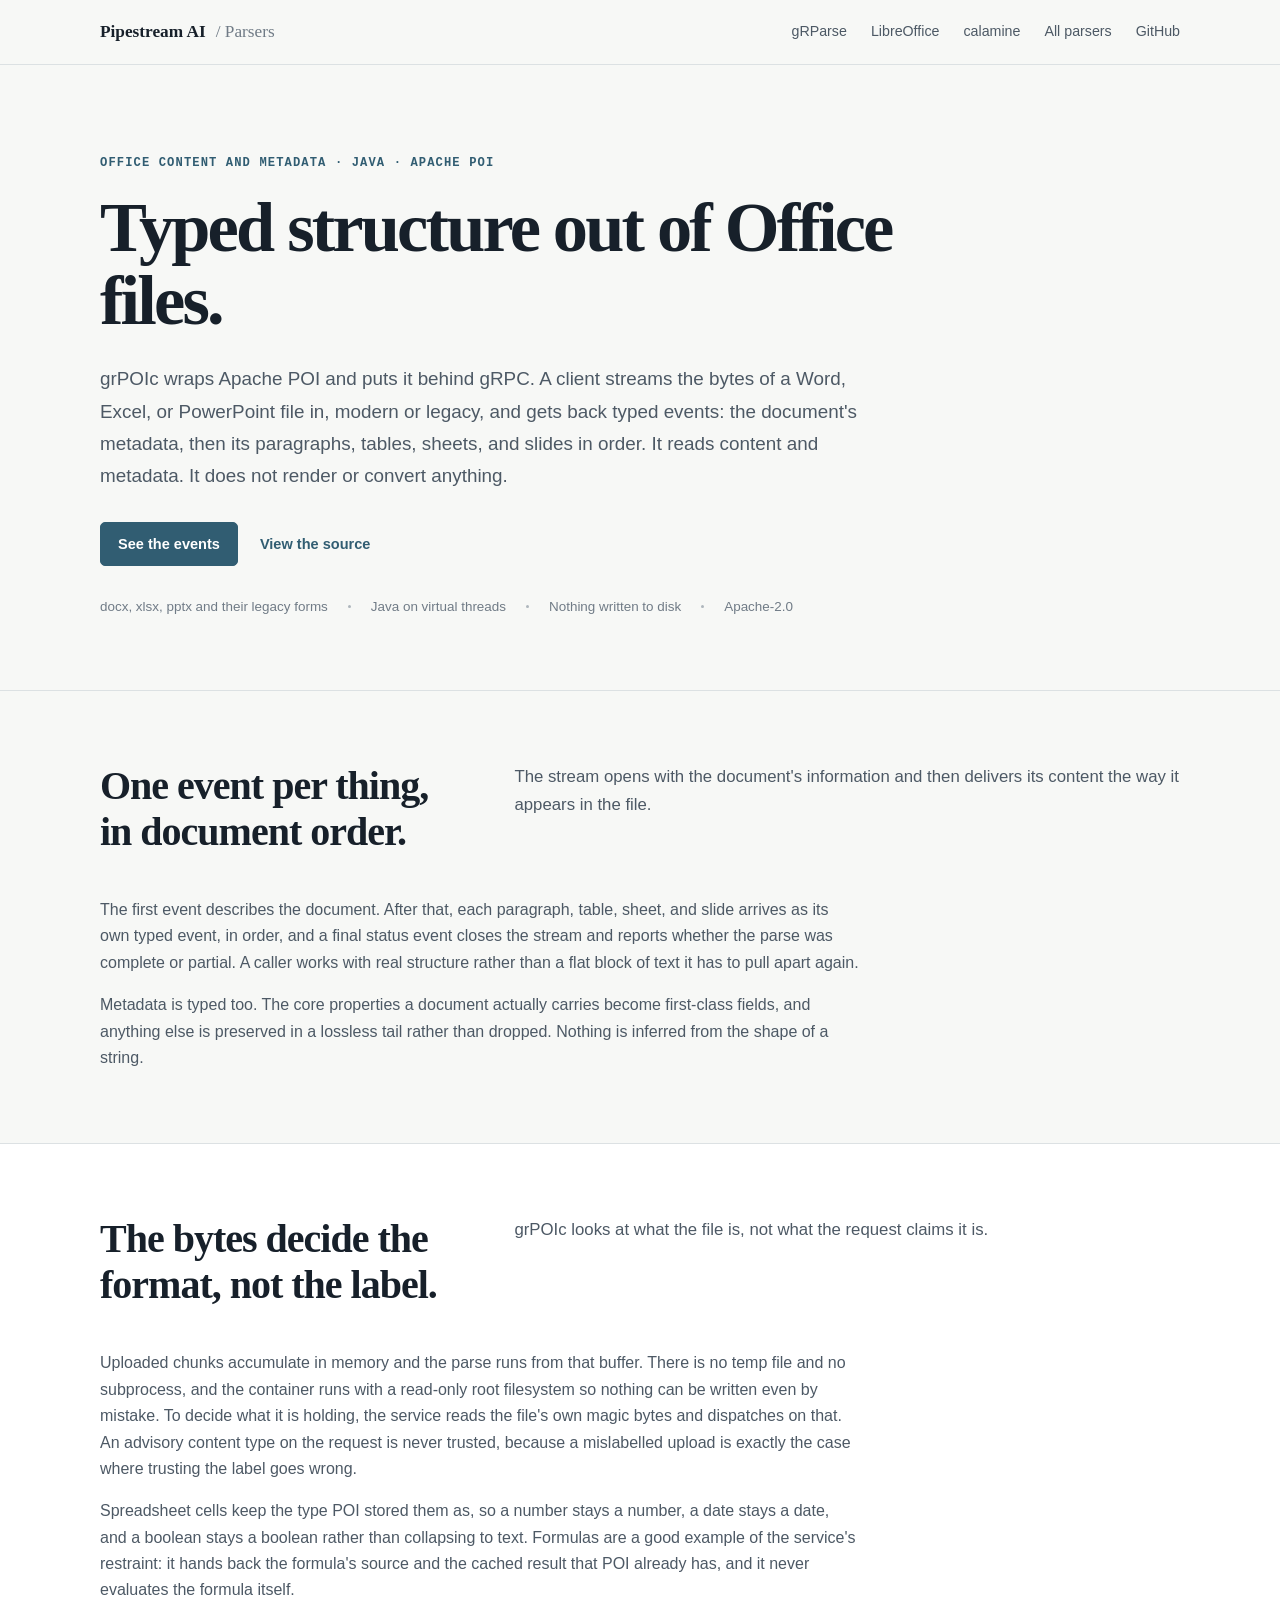
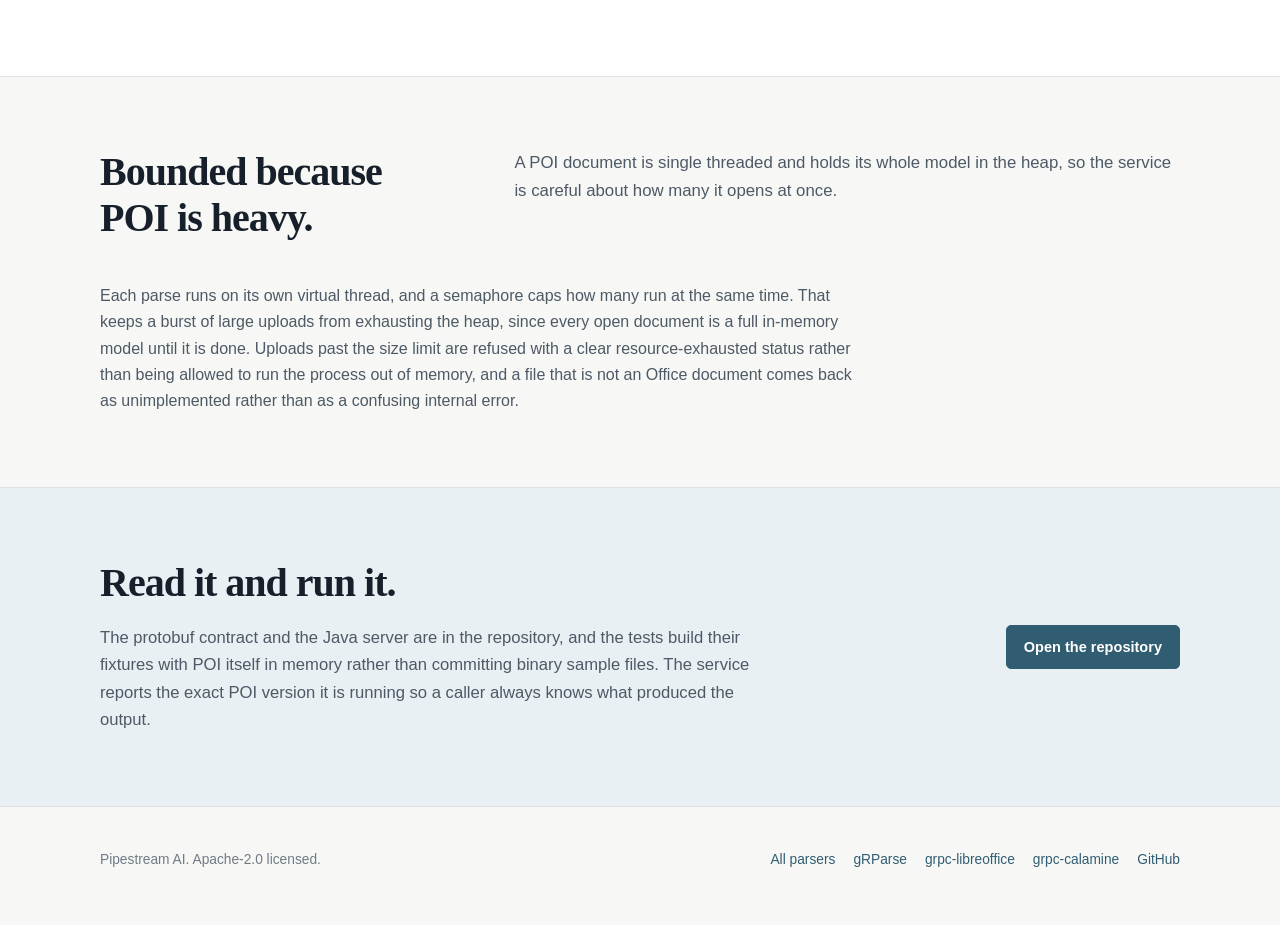
<file: parsers/grpoic/index.html>
<!DOCTYPE html>
<html lang="en">
<head>
    <meta charset="UTF-8">
    <meta name="viewport" content="width=device-width, initial-scale=1.0">
    <meta name="description" content="grPOIc is a Java gRPC server that wraps Apache POI. Clients stream office document bytes in and receive typed structure events back: metadata, paragraphs, tables, sheets, and slides. It extracts content and metadata and does not render.">
    <title>grPOIc | gRPC document parsers</title>
    <link rel="stylesheet" href="../style.css">
</head>
<body>
    <a class="skip-link" href="#main">Skip to content</a>

    <header>
        <div class="wrap header-inner">
            <a class="brand" href="../">Pipestream AI <span>/ Parsers</span></a>
            <nav aria-label="Primary">
                <a href="../grparse/">gRParse</a>
                <a href="../grpc-libreoffice/">LibreOffice</a>
                <a href="../grpc-calamine/">calamine</a>
                <a href="../">All parsers</a>
                <a href="https://github.com/ai-pipestream/grPOIc">GitHub</a>
            </nav>
        </div>
    </header>

    <main id="main">
        <section class="hero">
            <div class="wrap">
                <p class="eyebrow">Office content and metadata · Java · Apache POI</p>
                <h1>Typed structure out of Office files.</h1>
                <p class="hero-copy">
                    grPOIc wraps Apache POI and puts it behind gRPC. A client streams the
                    bytes of a Word, Excel, or PowerPoint file in, modern or legacy, and gets
                    back typed events: the document's metadata, then its paragraphs, tables,
                    sheets, and slides in order. It reads content and metadata. It does not
                    render or convert anything.
                </p>
                <div class="actions">
                    <a class="button" href="#events">See the events</a>
                    <a class="text-link" href="https://github.com/ai-pipestream/grPOIc">View the source</a>
                </div>
                <div class="facts" aria-label="Facts">
                    <span>docx, xlsx, pptx and their legacy forms</span>
                    <span>Java on virtual threads</span>
                    <span>Nothing written to disk</span>
                    <span>Apache-2.0</span>
                </div>
            </div>
        </section>

        <section id="events">
            <div class="wrap">
                <div class="section-heading">
                    <h2>One event per thing, in document order.</h2>
                    <p>
                        The stream opens with the document's information and then delivers its
                        content the way it appears in the file.
                    </p>
                </div>
                <div class="prose">
                    <p>
                        The first event describes the document. After that, each paragraph,
                        table, sheet, and slide arrives as its own typed event, in order, and
                        a final status event closes the stream and reports whether the parse
                        was complete or partial. A caller works with real structure rather
                        than a flat block of text it has to pull apart again.
                    </p>
                    <p>
                        Metadata is typed too. The core properties a document actually carries
                        become first-class fields, and anything else is preserved in a
                        lossless tail rather than dropped. Nothing is inferred from the shape
                        of a string.
                    </p>
                </div>
            </div>
        </section>

        <section class="quickstart">
            <div class="wrap">
                <div class="section-heading">
                    <h2>The bytes decide the format, not the label.</h2>
                    <p>
                        grPOIc looks at what the file is, not what the request claims it is.
                    </p>
                </div>
                <div class="prose">
                    <p>
                        Uploaded chunks accumulate in memory and the parse runs from that
                        buffer. There is no temp file and no subprocess, and the container
                        runs with a read-only root filesystem so nothing can be written even
                        by mistake. To decide what it is holding, the service reads the file's
                        own magic bytes and dispatches on that. An advisory content type on the
                        request is never trusted, because a mislabelled upload is exactly the
                        case where trusting the label goes wrong.
                    </p>
                    <p>
                        Spreadsheet cells keep the type POI stored them as, so a number stays a
                        number, a date stays a date, and a boolean stays a boolean rather than
                        collapsing to text. Formulas are a good example of the service's
                        restraint: it hands back the formula's source and the cached result
                        that POI already has, and it never evaluates the formula itself.
                    </p>
                </div>
            </div>
        </section>

        <section>
            <div class="wrap">
                <div class="section-heading">
                    <h2>Bounded because POI is heavy.</h2>
                    <p>
                        A POI document is single threaded and holds its whole model in the
                        heap, so the service is careful about how many it opens at once.
                    </p>
                </div>
                <div class="prose">
                    <p>
                        Each parse runs on its own virtual thread, and a semaphore caps how
                        many run at the same time. That keeps a burst of large uploads from
                        exhausting the heap, since every open document is a full in-memory
                        model until it is done. Uploads past the size limit are refused with a
                        clear resource-exhausted status rather than being allowed to run the
                        process out of memory, and a file that is not an Office document comes
                        back as unimplemented rather than as a confusing internal error.
                    </p>
                </div>
            </div>
        </section>

        <section class="verification">
            <div class="wrap verification-inner">
                <div>
                    <h2>Read it and run it.</h2>
                    <p>
                        The protobuf contract and the Java server are in the repository, and
                        the tests build their fixtures with POI itself in memory rather than
                        committing binary sample files. The service reports the exact POI
                        version it is running so a caller always knows what produced the
                        output.
                    </p>
                </div>
                <div class="actions">
                    <a class="button" href="https://github.com/ai-pipestream/grPOIc">Open the repository</a>
                </div>
            </div>
        </section>
    </main>

    <footer>
        <div class="wrap footer-inner">
            <span>Pipestream AI. Apache-2.0 licensed.</span>
            <div class="footer-links">
                <a href="../">All parsers</a>
                <a href="../grparse/">gRParse</a>
                <a href="../grpc-libreoffice/">grpc-libreoffice</a>
                <a href="../grpc-calamine/">grpc-calamine</a>
                <a href="https://github.com/ai-pipestream/grPOIc">GitHub</a>
            </div>
        </div>
    </footer>
</body>
</html>
</file>
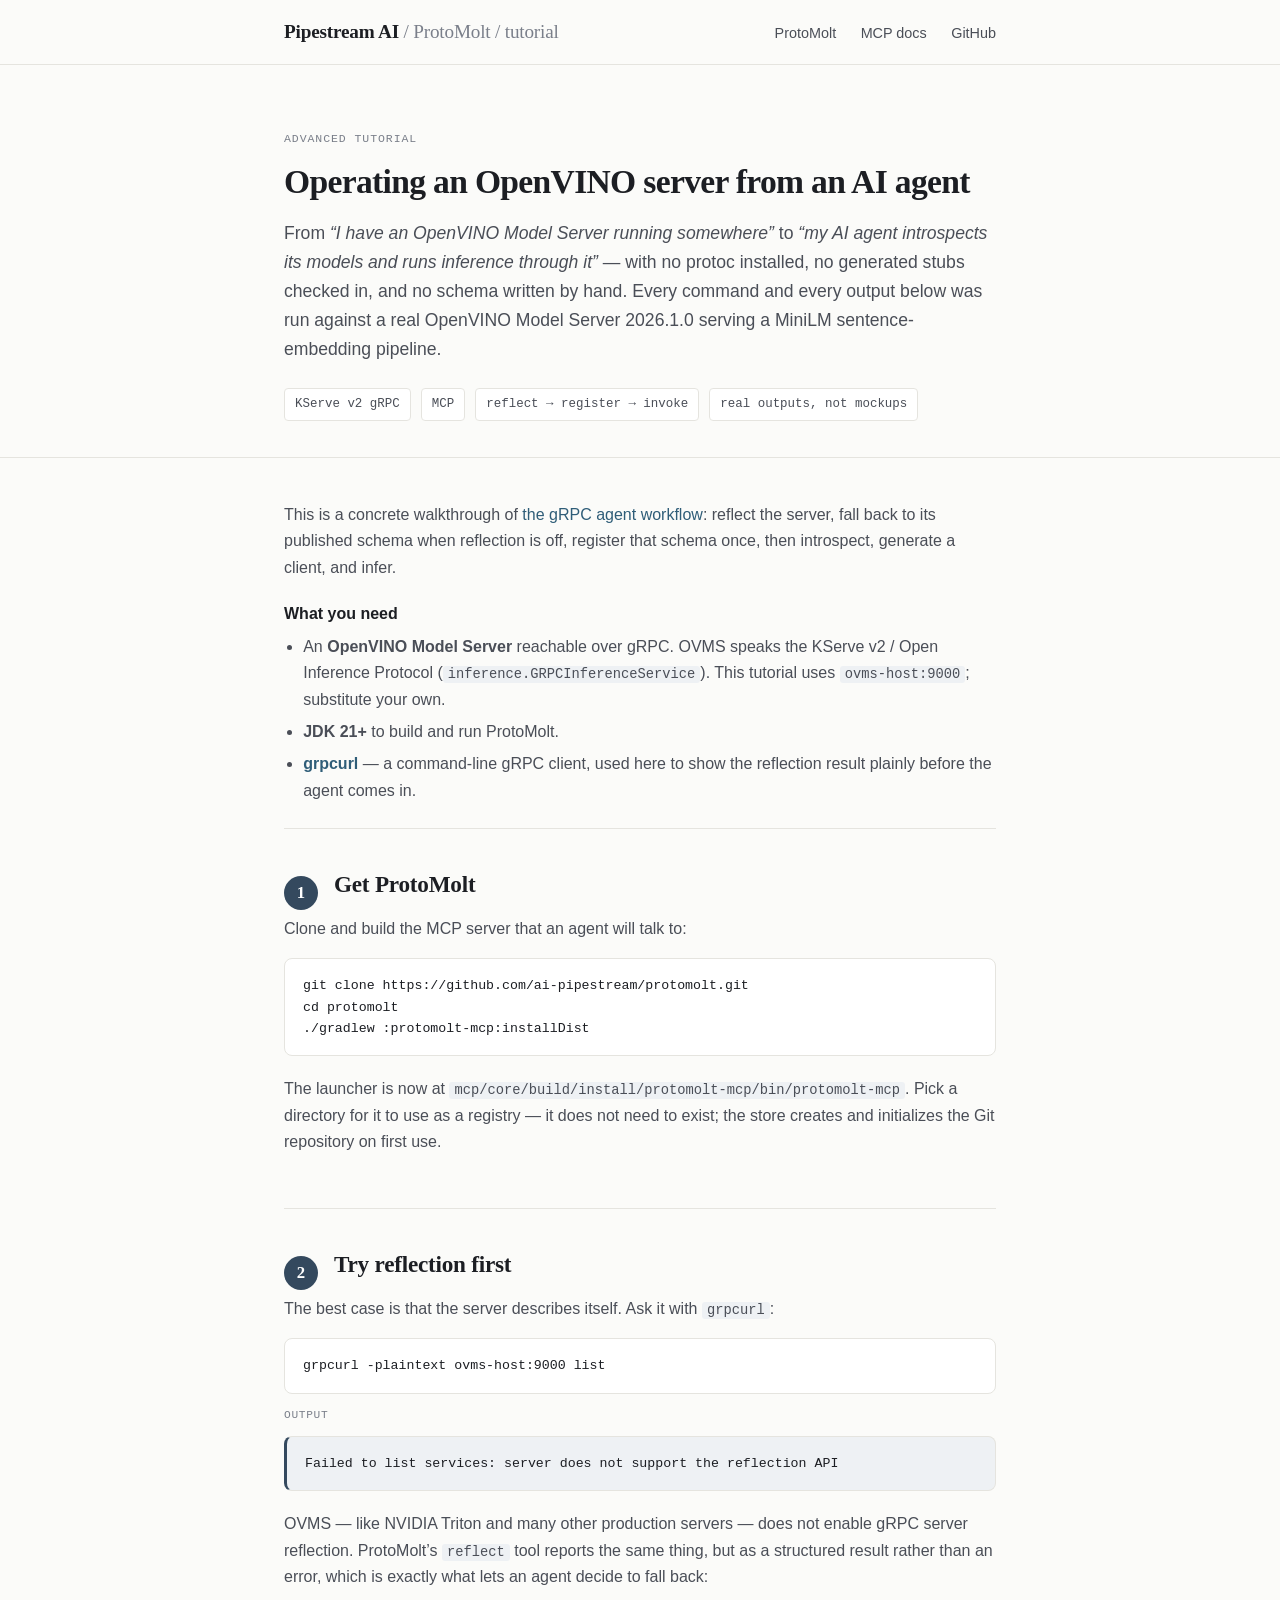
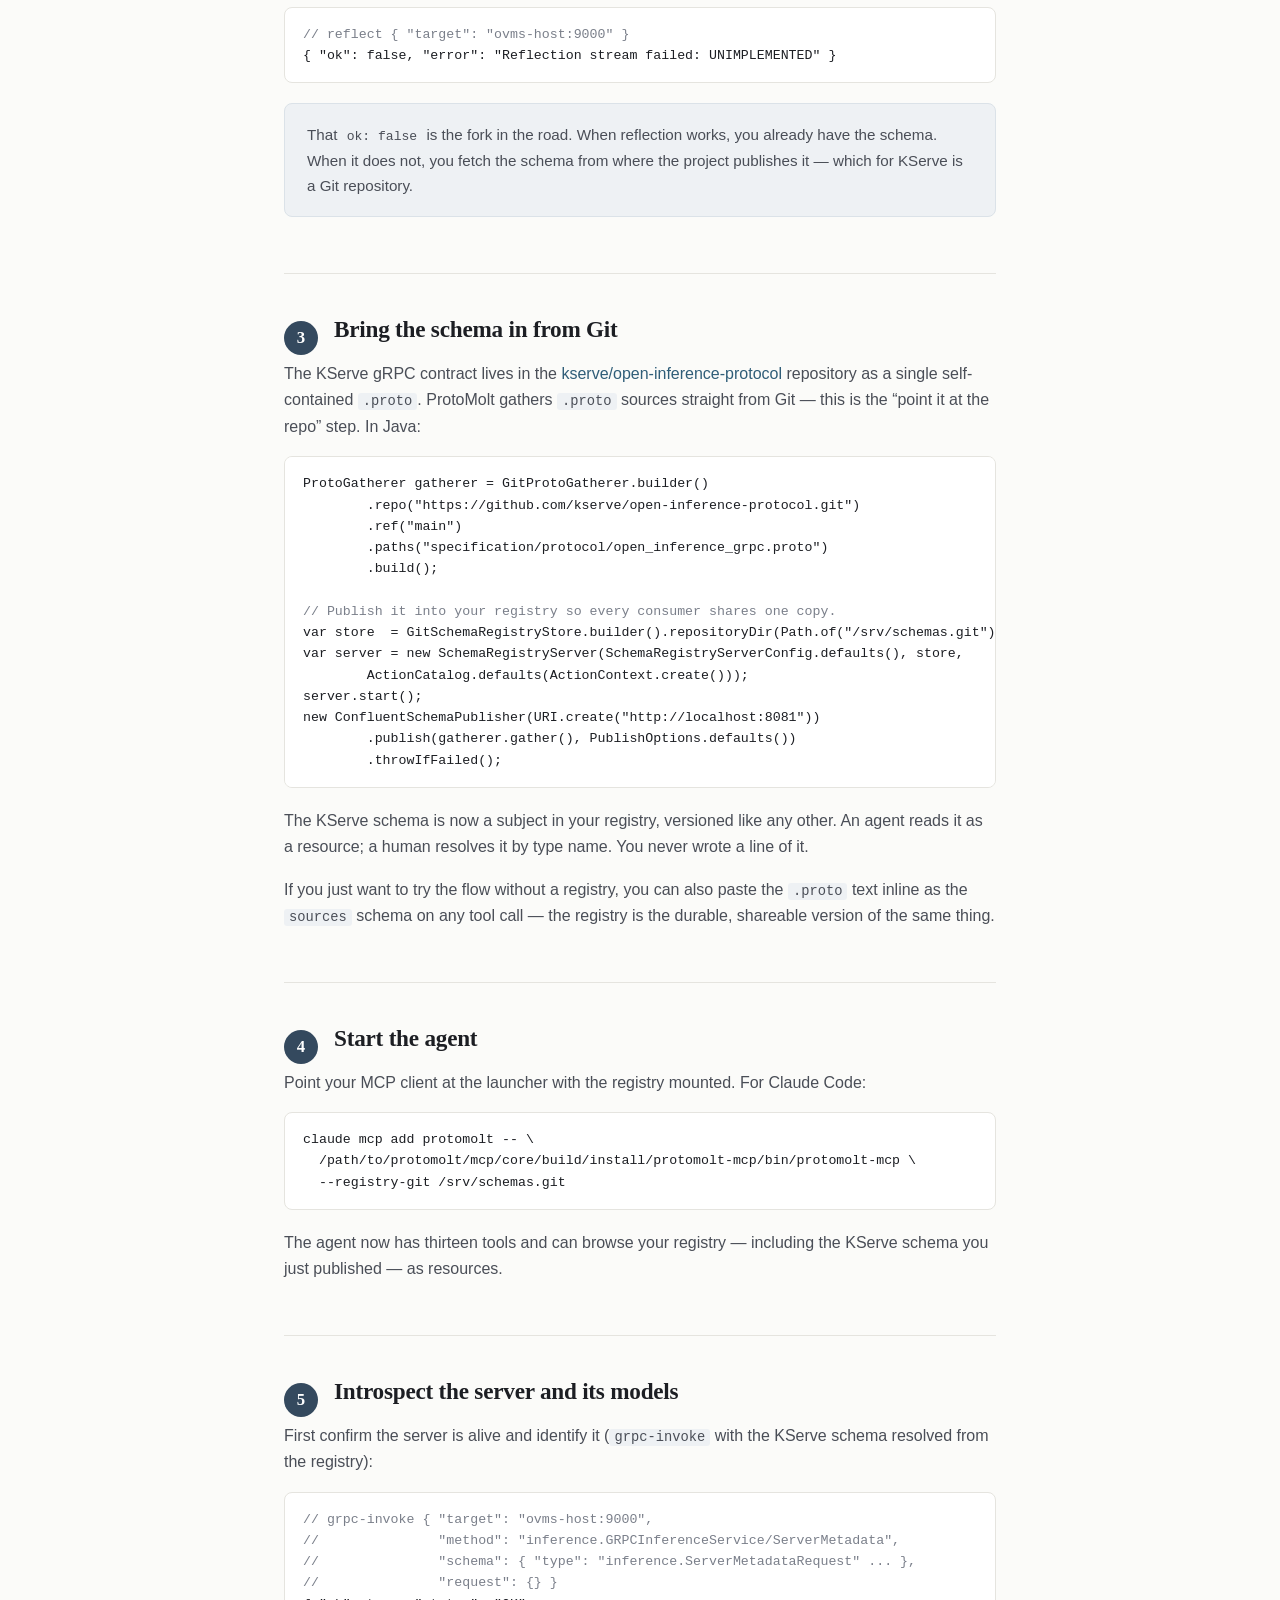
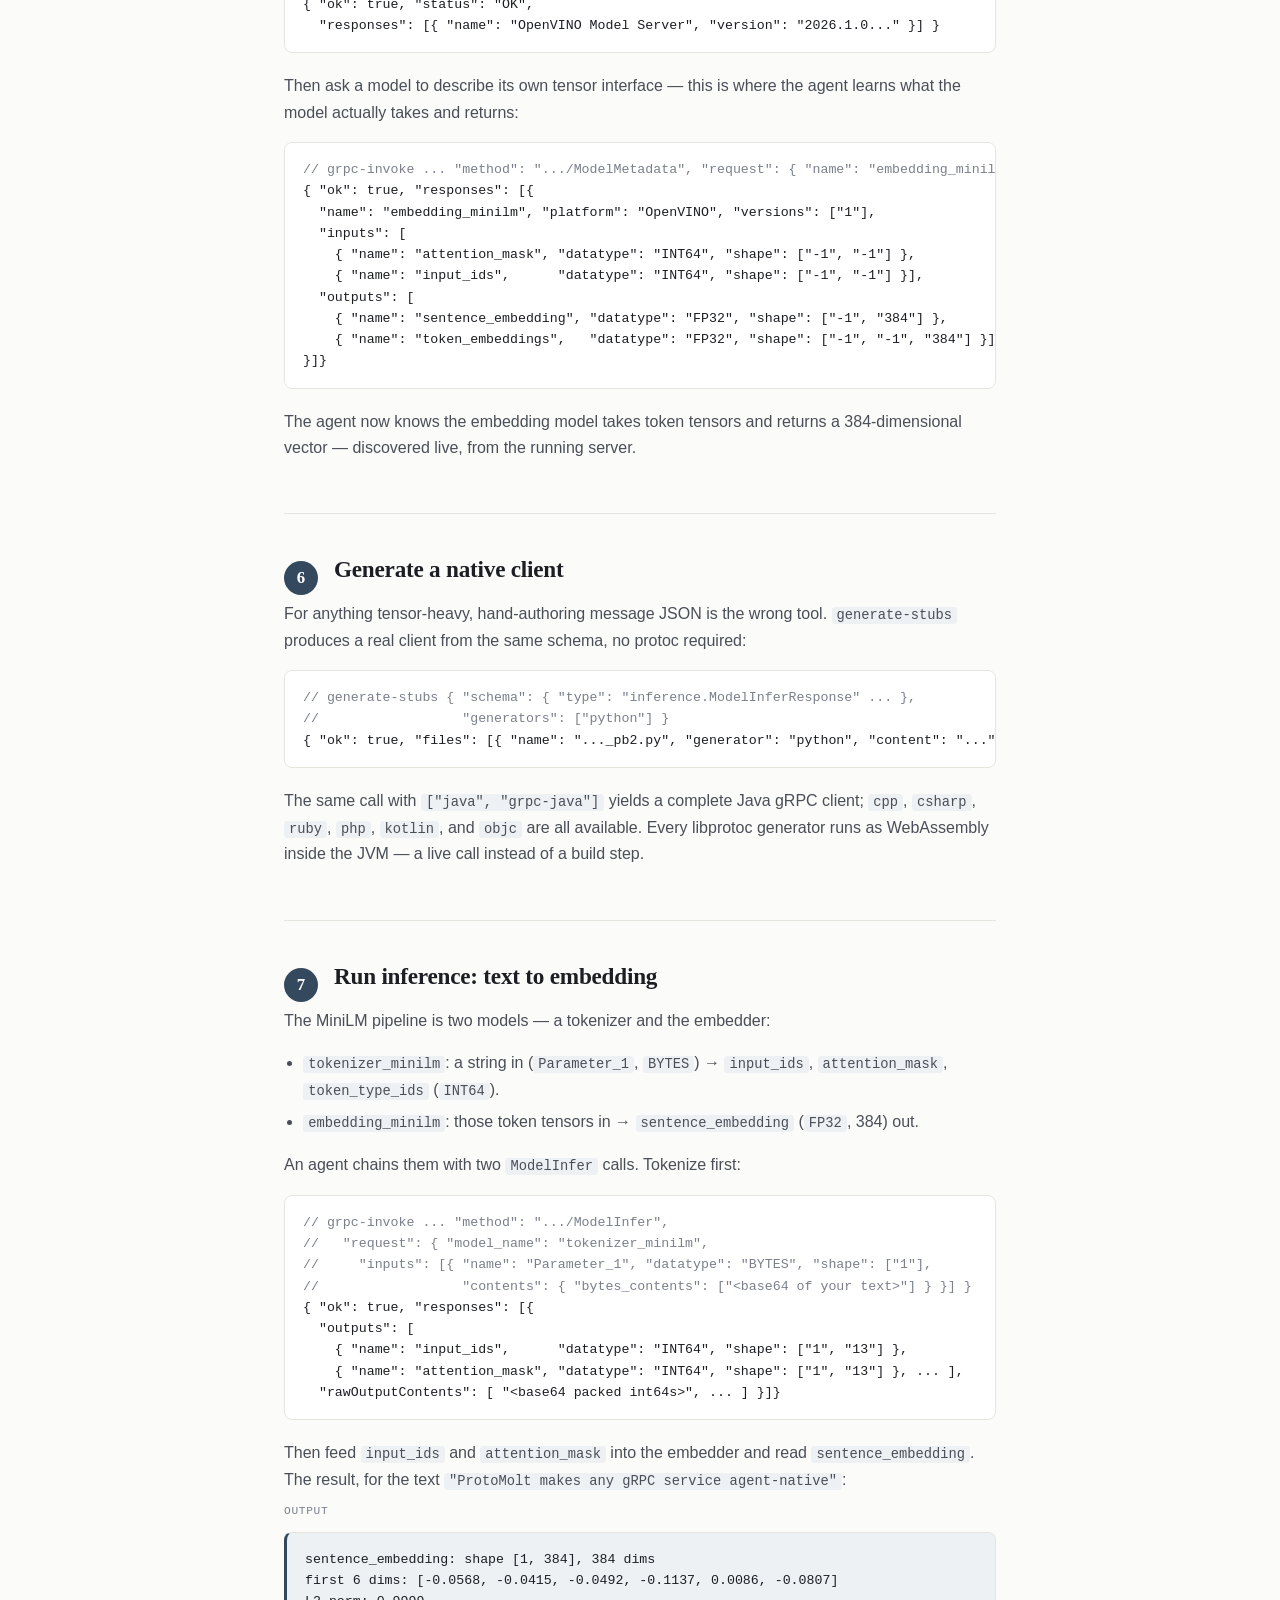
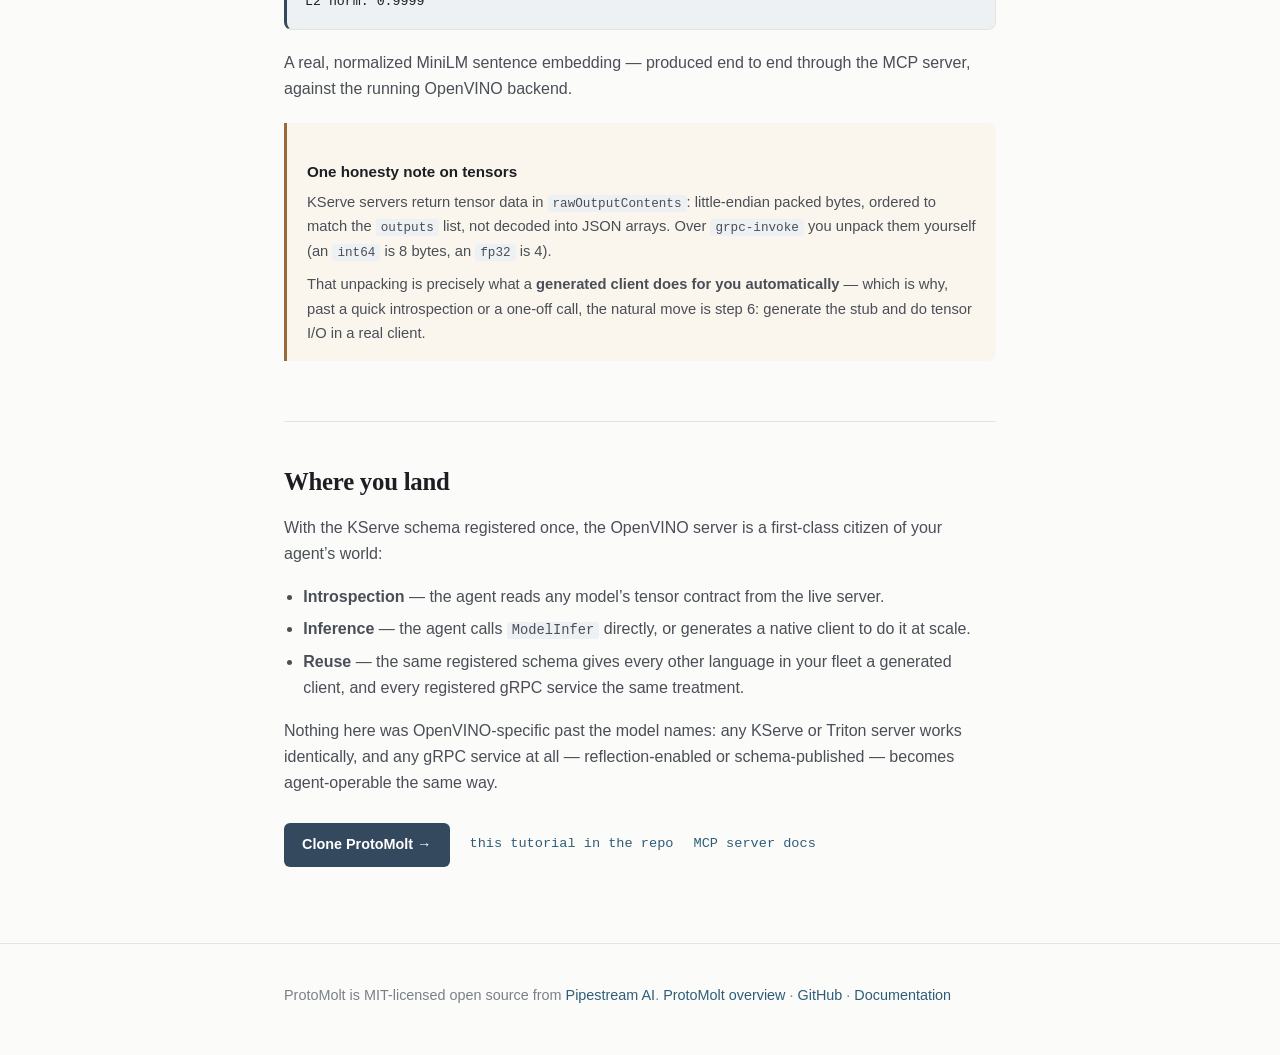
<file: protomolt/openvino/index.html>
<!DOCTYPE html>
<html lang="en">
<head>
    <meta charset="UTF-8">
    <meta name="viewport" content="width=device-width, initial-scale=1.0">
    <meta name="description" content="Advanced ProtoMolt tutorial: point an AI agent at an OpenVINO Model Server. Reflect, register the KServe schema from Git, introspect models, generate a native client, and run a text-to-embedding inference over MCP.">
    <title>Operating an OpenVINO server from an AI agent | ProtoMolt</title>
    <style>
        :root {
            --bg: #fbfbf9;
            --surface: #ffffff;
            --ink: #1c1e23;
            --ink-soft: #4a4e57;
            --ink-faint: #7a7f8a;
            --rule: #e5e4df;
            --accent: #34495e;
            --accent-soft: #eef1f4;
            --link: #2f5d78;
            --merged: #4a7c59;
            --open: #9a6a3a;
            --serif: "Iowan Old Style", "Palatino Linotype", Palatino, "Book Antiqua", Georgia, serif;
            --sans: -apple-system, BlinkMacSystemFont, "Segoe UI", Roboto, Helvetica, Arial, sans-serif;
            --mono: "SF Mono", ui-monospace, "JetBrains Mono", Menlo, Consolas, monospace;
        }

        * { margin: 0; padding: 0; box-sizing: border-box; }

        html { scroll-behavior: smooth; }

        body {
            font-family: var(--sans);
            line-height: 1.65;
            color: var(--ink);
            background: var(--bg);
            -webkit-font-smoothing: antialiased;
            text-rendering: optimizeLegibility;
        }

        a { color: var(--link); text-decoration: none; }
        a:hover { text-decoration: underline; }

        .wrap { max-width: 760px; margin: 0 auto; padding: 0 24px; }

        /* Header */
        header {
            border-bottom: 1px solid var(--rule);
            background: var(--bg);
            position: sticky;
            top: 0;
            z-index: 10;
        }
        .header-inner {
            max-width: 760px;
            margin: 0 auto;
            padding: 16px 24px;
            display: flex;
            justify-content: space-between;
            align-items: baseline;
            gap: 16px;
            flex-wrap: wrap;
        }
        .brand {
            font-family: var(--serif);
            font-size: 1.2rem;
            font-weight: 600;
            color: var(--ink);
            letter-spacing: -0.01em;
        }
        .brand:hover { text-decoration: none; }
        nav.top a {
            color: var(--ink-soft);
            font-size: 0.9rem;
            margin-left: 20px;
        }
        nav.top a:hover { color: var(--ink); }

        /* Hero */
        .hero { padding: 64px 0 36px; border-bottom: 1px solid var(--rule); }
        .eyebrow {
            font-family: var(--mono);
            font-size: 0.72rem;
            text-transform: uppercase;
            letter-spacing: 0.08em;
            color: var(--ink-faint);
            margin-bottom: 14px;
        }
        .hero h1 {
            font-family: var(--serif);
            font-size: 2.1rem;
            line-height: 1.18;
            font-weight: 600;
            letter-spacing: -0.02em;
            margin-bottom: 18px;
        }
        .hero .mission {
            font-size: 1.1rem;
            color: var(--ink-soft);
            max-width: 42em;
        }
        .pillrow { margin-top: 24px; display: flex; flex-wrap: wrap; gap: 10px; }
        .pill {
            font-family: var(--mono);
            font-size: 0.78rem;
            color: var(--ink-soft);
            background: var(--surface);
            border: 1px solid var(--rule);
            border-radius: 4px;
            padding: 5px 10px;
        }

        /* Article body */
        article { padding: 44px 0 20px; }
        article p { color: var(--ink-soft); margin-bottom: 16px; max-width: 46em; }
        article ul { margin: 0 0 16px 1.2em; color: var(--ink-soft); }
        article li { margin: 6px 0; }
        article code {
            font-family: var(--mono);
            font-size: 0.86em;
            background: var(--accent-soft);
            padding: 1px 5px;
            border-radius: 3px;
        }
        pre.code {
            font-family: var(--mono);
            font-size: 0.83rem;
            line-height: 1.6;
            color: var(--ink);
            background: var(--surface);
            border: 1px solid var(--rule);
            border-radius: 8px;
            padding: 16px 18px;
            margin: 12px 0 20px;
            overflow-x: auto;
        }
        pre.code code { background: none; padding: 0; font-size: 1em; }
        pre.code .cm { color: var(--ink-faint); }
        pre.out {
            border-left: 3px solid var(--accent);
            background: var(--accent-soft);
        }
        .out-label {
            font-family: var(--mono);
            font-size: 0.7rem;
            text-transform: uppercase;
            letter-spacing: 0.06em;
            color: var(--ink-faint);
            margin: -8px 0 6px;
        }

        /* Steps */
        .step {
            padding: 36px 0 12px;
            border-top: 1px solid var(--rule);
            margin-top: 24px;
        }
        .step-head {
            display: flex;
            align-items: baseline;
            gap: 16px;
            margin-bottom: 12px;
        }
        .step-num {
            flex: none;
            font-family: var(--serif);
            font-size: 1.05rem;
            font-weight: 600;
            color: #fff;
            background: var(--accent);
            width: 34px;
            height: 34px;
            border-radius: 50%;
            display: flex;
            align-items: center;
            justify-content: center;
            transform: translateY(6px);
        }
        .step h2 {
            font-family: var(--serif);
            font-size: 1.45rem;
            font-weight: 600;
            letter-spacing: -0.01em;
        }
        .step h3 { font-size: 1rem; font-weight: 650; margin: 20px 0 6px; }

        .fork {
            background: var(--accent-soft);
            border: 1px solid #dbe2e8;
            border-radius: 8px;
            padding: 18px 22px;
            margin: 18px 0 20px;
        }
        .fork p { margin-bottom: 0; font-size: 0.95rem; }

        .aside {
            border-left: 3px solid var(--open);
            background: #faf6ee;
            border-radius: 0 8px 8px 0;
            padding: 16px 20px;
            margin: 20px 0;
        }
        .aside h3 { font-size: 0.95rem; font-weight: 650; margin-bottom: 6px; }
        .aside p { font-size: 0.92rem; margin-bottom: 8px; }
        .aside p:last-child { margin-bottom: 0; }

        /* Landing section */
        .landing {
            padding: 40px 0 8px;
            border-top: 1px solid var(--rule);
            margin-top: 28px;
        }
        .landing h2 {
            font-family: var(--serif);
            font-size: 1.55rem;
            font-weight: 600;
            letter-spacing: -0.01em;
            margin-bottom: 12px;
        }
        .actions { margin: 26px 0 8px; display: flex; align-items: center; gap: 20px; flex-wrap: wrap; }
        .btn {
            display: inline-block;
            font-family: var(--sans);
            font-size: 0.9rem;
            font-weight: 600;
            color: #fff;
            background: var(--accent);
            border: none;
            border-radius: 6px;
            padding: 10px 18px;
            cursor: pointer;
            text-decoration: none;
        }
        .btn:hover { background: #2a3b4d; text-decoration: none; }
        .repo-link { font-family: var(--mono); font-size: 0.85rem; }

        /* Footer */
        footer { padding: 40px 0 56px; border-top: 1px solid var(--rule); margin-top: 40px; }
        footer p { color: var(--ink-faint); font-size: 0.9rem; }

        @media (max-width: 620px) {
            .hero h1 { font-size: 1.7rem; }
            nav.top a { margin-left: 14px; }
            .step-head { gap: 12px; }
        }
    </style>
</head>
<body>
    <header>
        <div class="header-inner">
            <a href="../" class="brand">Pipestream AI <span style="color: var(--ink-faint); font-weight: 400;">/ ProtoMolt / tutorial</span></a>
            <nav class="top">
                <a href="../">ProtoMolt</a>
                <a href="https://github.com/ai-pipestream/protomolt/blob/main/docs/mcp.md">MCP docs</a>
                <a href="https://github.com/ai-pipestream/protomolt">GitHub</a>
            </nav>
        </div>
    </header>

    <main>
        <section class="hero">
            <div class="wrap">
                <p class="eyebrow">Advanced tutorial</p>
                <h1>Operating an OpenVINO server from an AI agent</h1>
                <p class="mission">
                    From <em>&ldquo;I have an OpenVINO Model Server running somewhere&rdquo;</em> to
                    <em>&ldquo;my AI agent introspects its models and runs inference through it&rdquo;</em>
                    &mdash; with no protoc installed, no generated stubs checked in, and no schema
                    written by hand. Every command and every output below was run against a real
                    OpenVINO Model Server 2026.1.0 serving a MiniLM sentence-embedding pipeline.
                </p>
                <div class="pillrow">
                    <span class="pill">KServe v2 gRPC</span>
                    <span class="pill">MCP</span>
                    <span class="pill">reflect &rarr; register &rarr; invoke</span>
                    <span class="pill">real outputs, not mockups</span>
                </div>
            </div>
        </section>

        <article>
            <div class="wrap">
                <p>
                    This is a concrete walkthrough of
                    <a href="https://github.com/ai-pipestream/protomolt/blob/main/docs/mcp.md#the-grpc-agent-workflow">the gRPC agent workflow</a>:
                    reflect the server, fall back to its published schema when reflection is off,
                    register that schema once, then introspect, generate a client, and infer.
                </p>
                <h3 style="font-size: 1rem; font-weight: 650; margin: 20px 0 6px;">What you need</h3>
                <ul>
                    <li>An <strong>OpenVINO Model Server</strong> reachable over gRPC. OVMS speaks the
                        KServe v2 / Open Inference Protocol (<code>inference.GRPCInferenceService</code>).
                        This tutorial uses <code>ovms-host:9000</code>; substitute your own.</li>
                    <li><strong>JDK 21+</strong> to build and run ProtoMolt.</li>
                    <li><strong><a href="https://github.com/fullstorydev/grpcurl">grpcurl</a></strong> &mdash;
                        a command-line gRPC client, used here to show the reflection result plainly
                        before the agent comes in.</li>
                </ul>

                <div class="step" id="step-1">
                    <div class="step-head">
                        <span class="step-num">1</span>
                        <h2>Get ProtoMolt</h2>
                    </div>
                    <p>Clone and build the MCP server that an agent will talk to:</p>
                    <pre class="code"><code>git clone https://github.com/ai-pipestream/protomolt.git
cd protomolt
./gradlew :protomolt-mcp:installDist</code></pre>
                    <p>
                        The launcher is now at
                        <code>mcp/core/build/install/protomolt-mcp/bin/protomolt-mcp</code>.
                        Pick a directory for it to use as a registry &mdash; it does not need to
                        exist; the store creates and initializes the Git repository on first use.
                    </p>
                </div>

                <div class="step" id="step-2">
                    <div class="step-head">
                        <span class="step-num">2</span>
                        <h2>Try reflection first</h2>
                    </div>
                    <p>The best case is that the server describes itself. Ask it with <code>grpcurl</code>:</p>
                    <pre class="code"><code>grpcurl -plaintext ovms-host:9000 list</code></pre>
                    <p class="out-label">output</p>
                    <pre class="code out"><code>Failed to list services: server does not support the reflection API</code></pre>
                    <p>
                        OVMS &mdash; like NVIDIA Triton and many other production servers &mdash; does
                        not enable gRPC server reflection. ProtoMolt&rsquo;s <code>reflect</code> tool
                        reports the same thing, but as a structured result rather than an error, which
                        is exactly what lets an agent decide to fall back:
                    </p>
                    <pre class="code"><code><span class="cm">// reflect { "target": "ovms-host:9000" }</span>
{ "ok": false, "error": "Reflection stream failed: UNIMPLEMENTED" }</code></pre>
                    <div class="fork">
                        <p>
                            That <code>ok: false</code> is the fork in the road. When reflection works,
                            you already have the schema. When it does not, you fetch the schema from
                            where the project publishes it &mdash; which for KServe is a Git repository.
                        </p>
                    </div>
                </div>

                <div class="step" id="step-3">
                    <div class="step-head">
                        <span class="step-num">3</span>
                        <h2>Bring the schema in from Git</h2>
                    </div>
                    <p>
                        The KServe gRPC contract lives in the
                        <a href="https://github.com/kserve/open-inference-protocol">kserve/open-inference-protocol</a>
                        repository as a single self-contained <code>.proto</code>. ProtoMolt gathers
                        <code>.proto</code> sources straight from Git &mdash; this is the
                        &ldquo;point it at the repo&rdquo; step. In Java:
                    </p>
                    <pre class="code"><code>ProtoGatherer gatherer = GitProtoGatherer.builder()
        .repo("https://github.com/kserve/open-inference-protocol.git")
        .ref("main")
        .paths("specification/protocol/open_inference_grpc.proto")
        .build();

<span class="cm">// Publish it into your registry so every consumer shares one copy.</span>
var store  = GitSchemaRegistryStore.builder().repositoryDir(Path.of("/srv/schemas.git")).build();
var server = new SchemaRegistryServer(SchemaRegistryServerConfig.defaults(), store,
        ActionCatalog.defaults(ActionContext.create()));
server.start();
new ConfluentSchemaPublisher(URI.create("http://localhost:8081"))
        .publish(gatherer.gather(), PublishOptions.defaults())
        .throwIfFailed();</code></pre>
                    <p>
                        The KServe schema is now a subject in your registry, versioned like any other.
                        An agent reads it as a resource; a human resolves it by type name. You never
                        wrote a line of it.
                    </p>
                    <p>
                        If you just want to try the flow without a registry, you can also paste the
                        <code>.proto</code> text inline as the <code>sources</code> schema on any tool
                        call &mdash; the registry is the durable, shareable version of the same thing.
                    </p>
                </div>

                <div class="step" id="step-4">
                    <div class="step-head">
                        <span class="step-num">4</span>
                        <h2>Start the agent</h2>
                    </div>
                    <p>
                        Point your MCP client at the launcher with the registry mounted. For Claude
                        Code:
                    </p>
                    <pre class="code"><code>claude mcp add protomolt -- \
  /path/to/protomolt/mcp/core/build/install/protomolt-mcp/bin/protomolt-mcp \
  --registry-git /srv/schemas.git</code></pre>
                    <p>
                        The agent now has thirteen tools and can browse your registry &mdash;
                        including the KServe schema you just published &mdash; as resources.
                    </p>
                </div>

                <div class="step" id="step-5">
                    <div class="step-head">
                        <span class="step-num">5</span>
                        <h2>Introspect the server and its models</h2>
                    </div>
                    <p>
                        First confirm the server is alive and identify it (<code>grpc-invoke</code>
                        with the KServe schema resolved from the registry):
                    </p>
                    <pre class="code"><code><span class="cm">// grpc-invoke { "target": "ovms-host:9000",
//               "method": "inference.GRPCInferenceService/ServerMetadata",
//               "schema": { "type": "inference.ServerMetadataRequest" ... },
//               "request": {} }</span>
{ "ok": true, "status": "OK",
  "responses": [{ "name": "OpenVINO Model Server", "version": "2026.1.0..." }] }</code></pre>
                    <p>
                        Then ask a model to describe its own tensor interface &mdash; this is where
                        the agent learns what the model actually takes and returns:
                    </p>
                    <pre class="code"><code><span class="cm">// grpc-invoke ... "method": ".../ModelMetadata", "request": { "name": "embedding_minilm" }</span>
{ "ok": true, "responses": [{
  "name": "embedding_minilm", "platform": "OpenVINO", "versions": ["1"],
  "inputs": [
    { "name": "attention_mask", "datatype": "INT64", "shape": ["-1", "-1"] },
    { "name": "input_ids",      "datatype": "INT64", "shape": ["-1", "-1"] }],
  "outputs": [
    { "name": "sentence_embedding", "datatype": "FP32", "shape": ["-1", "384"] },
    { "name": "token_embeddings",   "datatype": "FP32", "shape": ["-1", "-1", "384"] }]
}]}</code></pre>
                    <p>
                        The agent now knows the embedding model takes token tensors and returns a
                        384-dimensional vector &mdash; discovered live, from the running server.
                    </p>
                </div>

                <div class="step" id="step-6">
                    <div class="step-head">
                        <span class="step-num">6</span>
                        <h2>Generate a native client</h2>
                    </div>
                    <p>
                        For anything tensor-heavy, hand-authoring message JSON is the wrong tool.
                        <code>generate-stubs</code> produces a real client from the same schema, no
                        protoc required:
                    </p>
                    <pre class="code"><code><span class="cm">// generate-stubs { "schema": { "type": "inference.ModelInferResponse" ... },
//                  "generators": ["python"] }</span>
{ "ok": true, "files": [{ "name": "..._pb2.py", "generator": "python", "content": "..." }] }</code></pre>
                    <p>
                        The same call with <code>["java", "grpc-java"]</code> yields a complete Java
                        gRPC client; <code>cpp</code>, <code>csharp</code>, <code>ruby</code>,
                        <code>php</code>, <code>kotlin</code>, and <code>objc</code> are all
                        available. Every libprotoc generator runs as WebAssembly inside the JVM
                        &mdash; a live call instead of a build step.
                    </p>
                </div>

                <div class="step" id="step-7">
                    <div class="step-head">
                        <span class="step-num">7</span>
                        <h2>Run inference: text to embedding</h2>
                    </div>
                    <p>The MiniLM pipeline is two models &mdash; a tokenizer and the embedder:</p>
                    <ul>
                        <li><code>tokenizer_minilm</code>: a string in (<code>Parameter_1</code>,
                            <code>BYTES</code>) &rarr; <code>input_ids</code>,
                            <code>attention_mask</code>, <code>token_type_ids</code>
                            (<code>INT64</code>).</li>
                        <li><code>embedding_minilm</code>: those token tensors in &rarr;
                            <code>sentence_embedding</code> (<code>FP32</code>, 384) out.</li>
                    </ul>
                    <p>An agent chains them with two <code>ModelInfer</code> calls. Tokenize first:</p>
                    <pre class="code"><code><span class="cm">// grpc-invoke ... "method": ".../ModelInfer",
//   "request": { "model_name": "tokenizer_minilm",
//     "inputs": [{ "name": "Parameter_1", "datatype": "BYTES", "shape": ["1"],
//                  "contents": { "bytes_contents": ["&lt;base64 of your text&gt;"] } }] }</span>
{ "ok": true, "responses": [{
  "outputs": [
    { "name": "input_ids",      "datatype": "INT64", "shape": ["1", "13"] },
    { "name": "attention_mask", "datatype": "INT64", "shape": ["1", "13"] }, ... ],
  "rawOutputContents": [ "&lt;base64 packed int64s&gt;", ... ] }]}</code></pre>
                    <p>
                        Then feed <code>input_ids</code> and <code>attention_mask</code> into the
                        embedder and read <code>sentence_embedding</code>. The result, for the text
                        <code>"ProtoMolt makes any gRPC service agent-native"</code>:
                    </p>
                    <p class="out-label">output</p>
                    <pre class="code out"><code>sentence_embedding: shape [1, 384], 384 dims
first 6 dims: [-0.0568, -0.0415, -0.0492, -0.1137, 0.0086, -0.0807]
L2 norm: 0.9999</code></pre>
                    <p>
                        A real, normalized MiniLM sentence embedding &mdash; produced end to end
                        through the MCP server, against the running OpenVINO backend.
                    </p>
                    <div class="aside">
                        <h3>One honesty note on tensors</h3>
                        <p>
                            KServe servers return tensor data in <code>rawOutputContents</code>:
                            little-endian packed bytes, ordered to match the <code>outputs</code>
                            list, not decoded into JSON arrays. Over <code>grpc-invoke</code> you
                            unpack them yourself (an <code>int64</code> is 8 bytes, an
                            <code>fp32</code> is 4).
                        </p>
                        <p>
                            That unpacking is precisely what a <strong>generated client does for you
                            automatically</strong> &mdash; which is why, past a quick introspection or
                            a one-off call, the natural move is step 6: generate the stub and do
                            tensor I/O in a real client.
                        </p>
                    </div>
                </div>

                <div class="landing">
                    <h2>Where you land</h2>
                    <p>
                        With the KServe schema registered once, the OpenVINO server is a first-class
                        citizen of your agent&rsquo;s world:
                    </p>
                    <ul>
                        <li><strong>Introspection</strong> &mdash; the agent reads any model&rsquo;s
                            tensor contract from the live server.</li>
                        <li><strong>Inference</strong> &mdash; the agent calls <code>ModelInfer</code>
                            directly, or generates a native client to do it at scale.</li>
                        <li><strong>Reuse</strong> &mdash; the same registered schema gives every other
                            language in your fleet a generated client, and every registered gRPC
                            service the same treatment.</li>
                    </ul>
                    <p>
                        Nothing here was OpenVINO-specific past the model names: any KServe or Triton
                        server works identically, and any gRPC service at all &mdash;
                        reflection-enabled or schema-published &mdash; becomes agent-operable the
                        same way.
                    </p>
                    <div class="actions">
                        <a class="btn" href="https://github.com/ai-pipestream/protomolt">Clone ProtoMolt &rarr;</a>
                        <a class="repo-link" href="https://github.com/ai-pipestream/protomolt/blob/main/docs/tutorials/openvino.md">this tutorial in the repo</a>
                        <a class="repo-link" href="https://github.com/ai-pipestream/protomolt/blob/main/docs/mcp.md">MCP server docs</a>
                    </div>
                </div>
            </div>
        </article>
    </main>

    <footer>
        <div class="wrap">
            <p>ProtoMolt is MIT-licensed open source from <a href="../../">Pipestream AI</a>.
            <a href="../">ProtoMolt overview</a> &middot;
            <a href="https://github.com/ai-pipestream/protomolt">GitHub</a> &middot;
            <a href="https://github.com/ai-pipestream/protomolt/tree/main/docs">Documentation</a></p>
        </div>
    </footer>
</body>
</html>
</file>
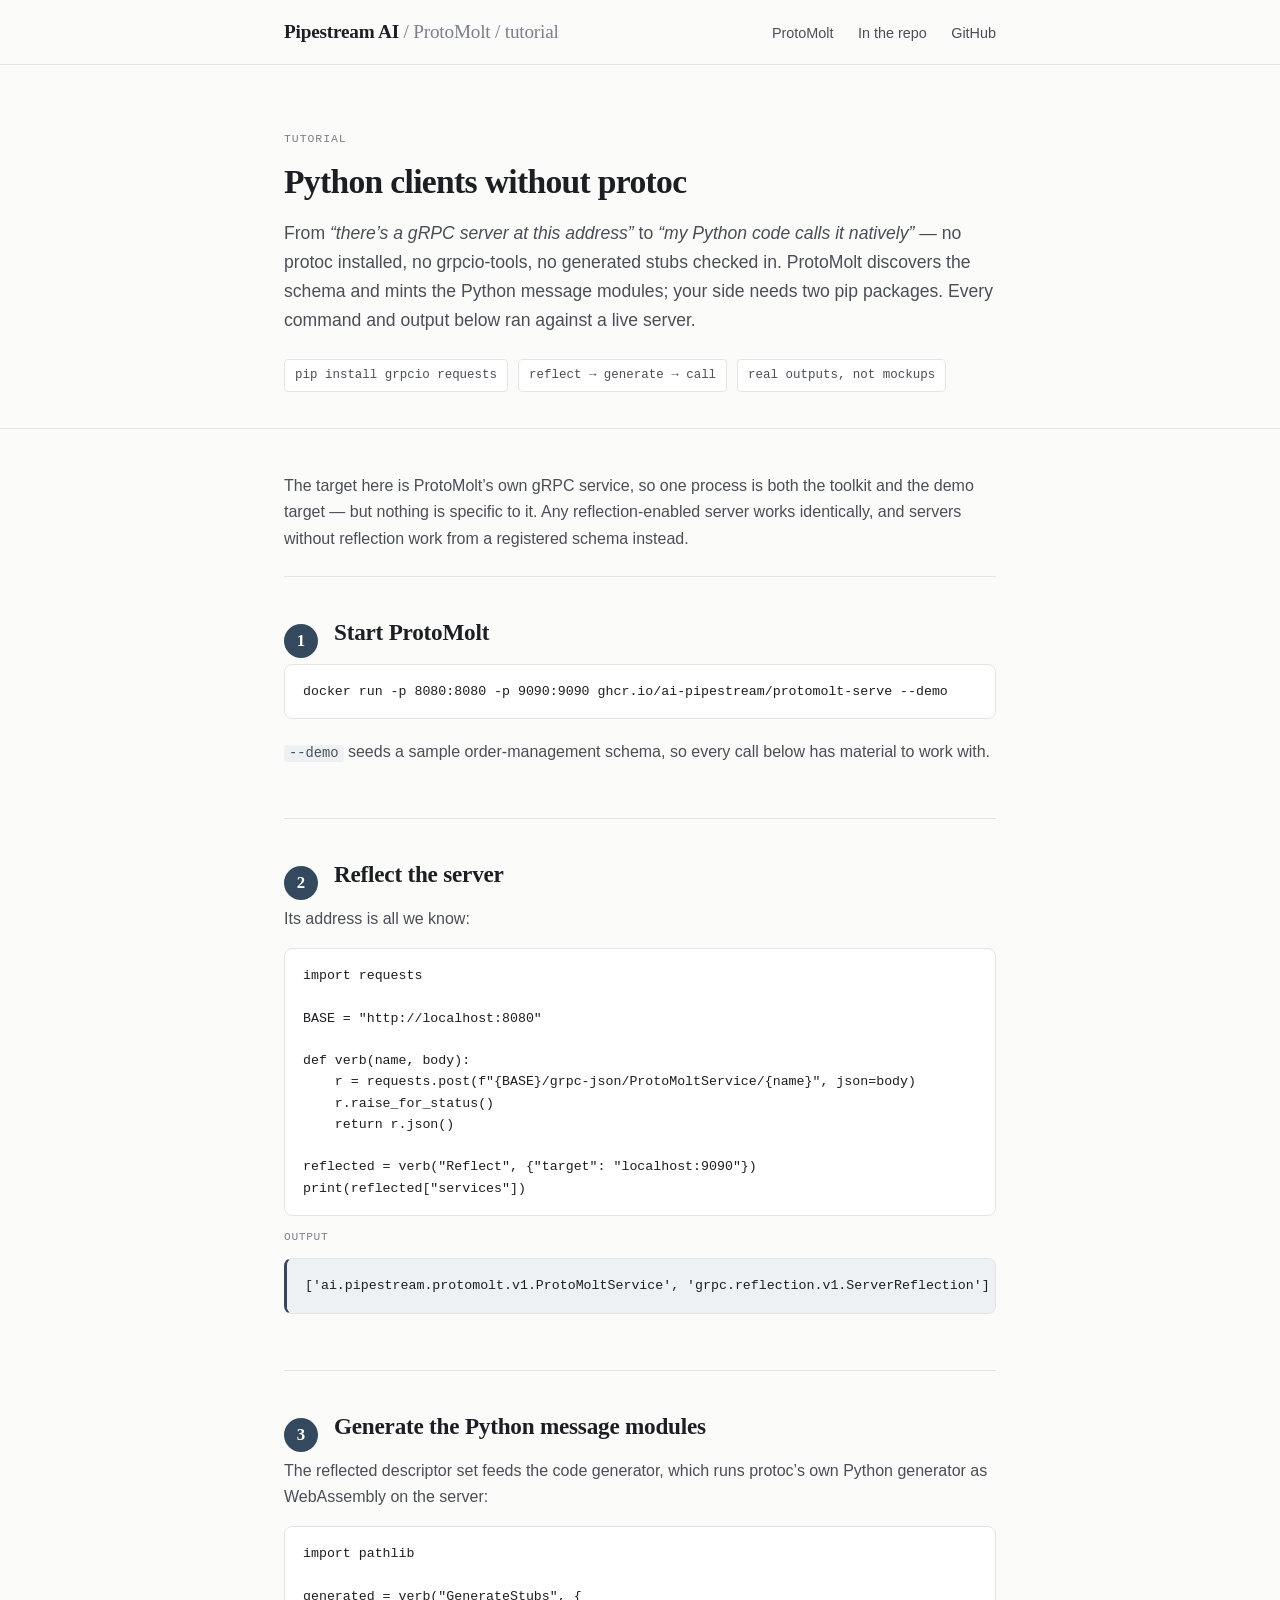
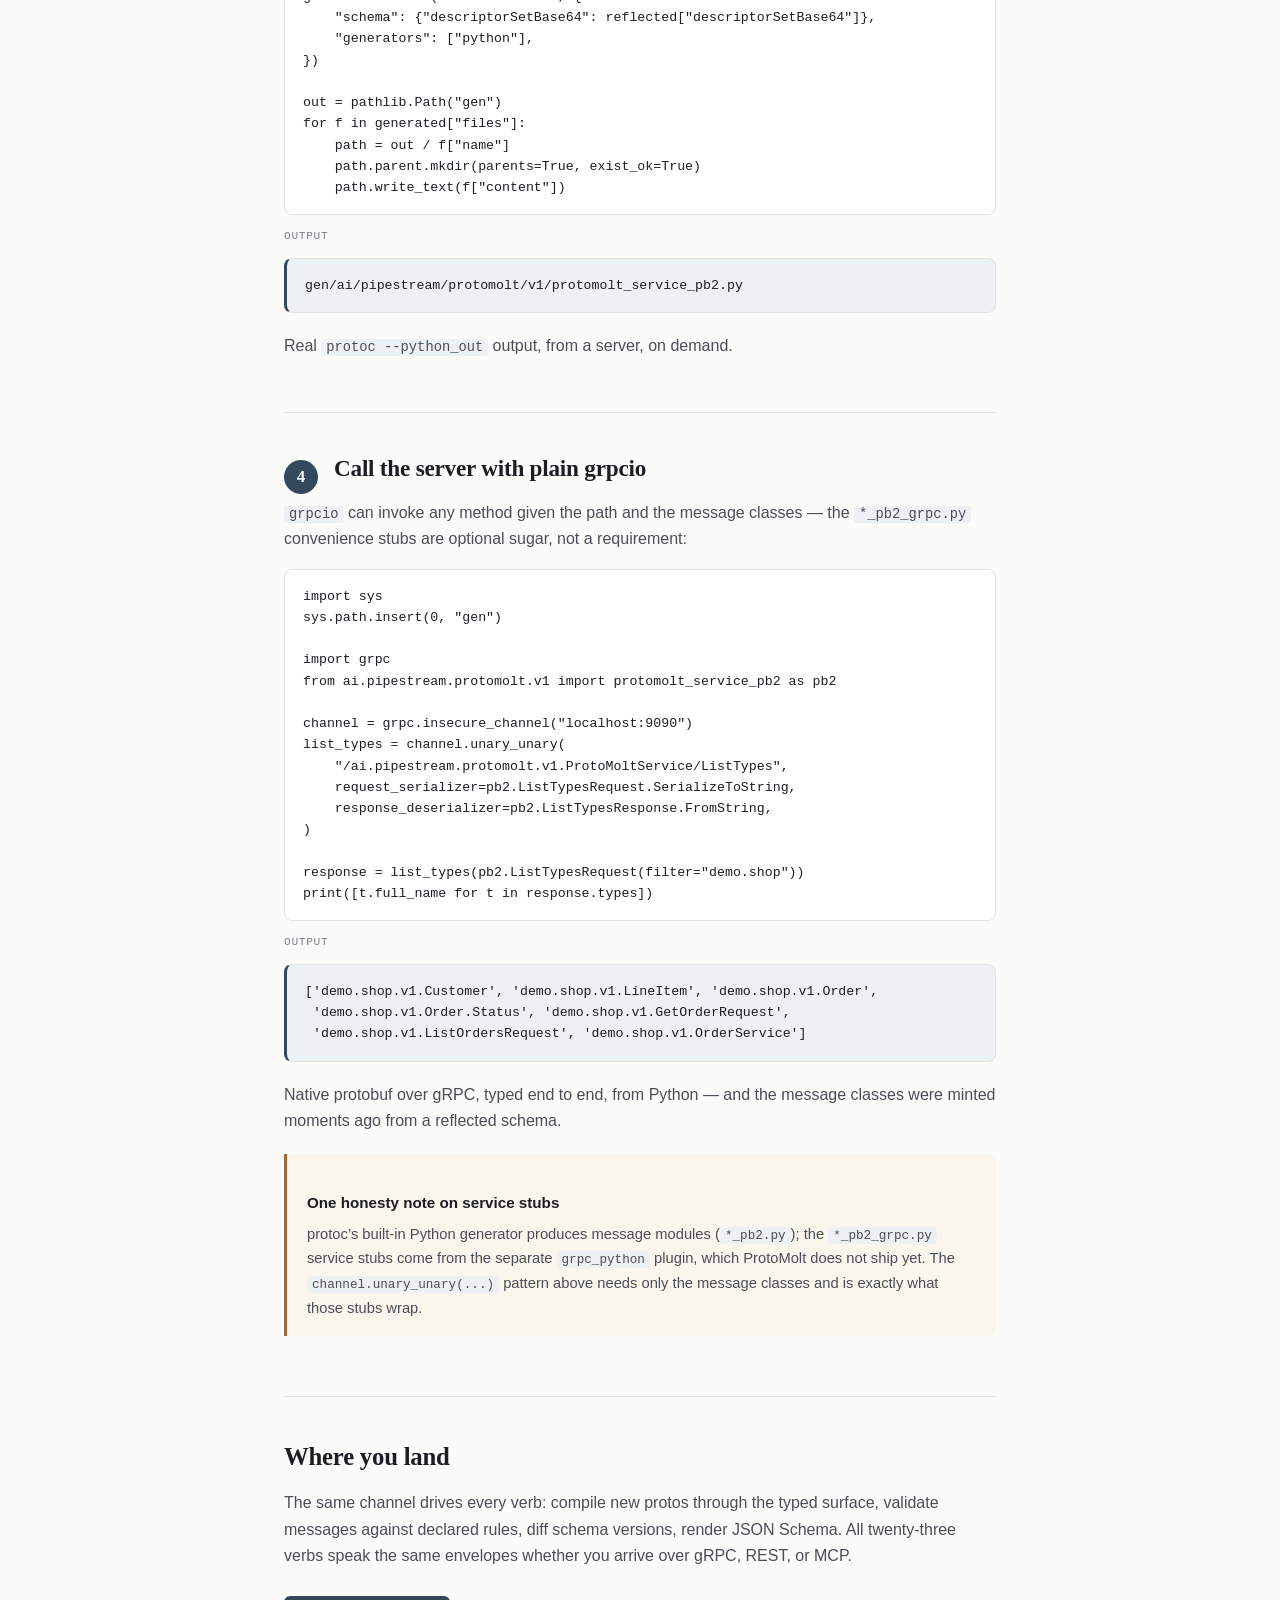
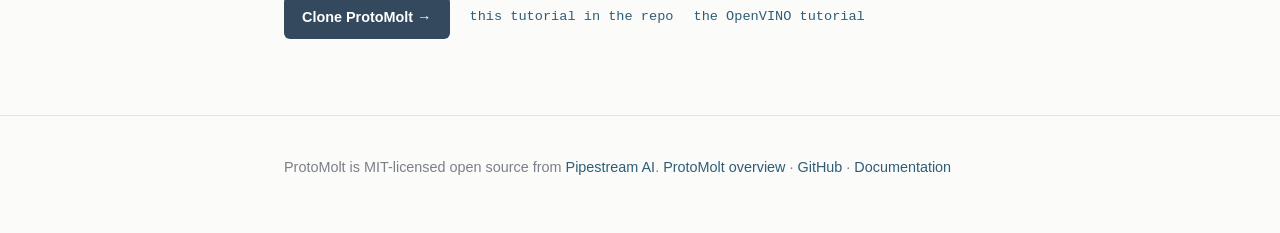
<file: protomolt/python/index.html>
<!DOCTYPE html>
<html lang="en">
<head>
    <meta charset="UTF-8">
    <meta name="viewport" content="width=device-width, initial-scale=1.0">
    <meta name="description" content="ProtoMolt tutorial: reflect a gRPC server, generate the Python message modules on demand, and call it with plain grpcio. No protoc, no grpcio-tools, no checked-in stubs.">
    <title>Python clients without protoc | ProtoMolt</title>
    <style>
        :root {
            --bg: #fbfbf9;
            --surface: #ffffff;
            --ink: #1c1e23;
            --ink-soft: #4a4e57;
            --ink-faint: #7a7f8a;
            --rule: #e5e4df;
            --accent: #34495e;
            --accent-soft: #eef1f4;
            --link: #2f5d78;
            --merged: #4a7c59;
            --open: #9a6a3a;
            --serif: "Iowan Old Style", "Palatino Linotype", Palatino, "Book Antiqua", Georgia, serif;
            --sans: -apple-system, BlinkMacSystemFont, "Segoe UI", Roboto, Helvetica, Arial, sans-serif;
            --mono: "SF Mono", ui-monospace, "JetBrains Mono", Menlo, Consolas, monospace;
        }

        * { margin: 0; padding: 0; box-sizing: border-box; }

        html { scroll-behavior: smooth; }

        body {
            font-family: var(--sans);
            line-height: 1.65;
            color: var(--ink);
            background: var(--bg);
            -webkit-font-smoothing: antialiased;
            text-rendering: optimizeLegibility;
        }

        a { color: var(--link); text-decoration: none; }
        a:hover { text-decoration: underline; }

        .wrap { max-width: 760px; margin: 0 auto; padding: 0 24px; }

        /* Header */
        header {
            border-bottom: 1px solid var(--rule);
            background: var(--bg);
            position: sticky;
            top: 0;
            z-index: 10;
        }
        .header-inner {
            max-width: 760px;
            margin: 0 auto;
            padding: 16px 24px;
            display: flex;
            justify-content: space-between;
            align-items: baseline;
            gap: 16px;
            flex-wrap: wrap;
        }
        .brand {
            font-family: var(--serif);
            font-size: 1.2rem;
            font-weight: 600;
            color: var(--ink);
            letter-spacing: -0.01em;
        }
        .brand:hover { text-decoration: none; }
        nav.top a {
            color: var(--ink-soft);
            font-size: 0.9rem;
            margin-left: 20px;
        }
        nav.top a:hover { color: var(--ink); }

        /* Hero */
        .hero { padding: 64px 0 36px; border-bottom: 1px solid var(--rule); }
        .eyebrow {
            font-family: var(--mono);
            font-size: 0.72rem;
            text-transform: uppercase;
            letter-spacing: 0.08em;
            color: var(--ink-faint);
            margin-bottom: 14px;
        }
        .hero h1 {
            font-family: var(--serif);
            font-size: 2.1rem;
            line-height: 1.18;
            font-weight: 600;
            letter-spacing: -0.02em;
            margin-bottom: 18px;
        }
        .hero .mission {
            font-size: 1.1rem;
            color: var(--ink-soft);
            max-width: 42em;
        }
        .pillrow { margin-top: 24px; display: flex; flex-wrap: wrap; gap: 10px; }
        .pill {
            font-family: var(--mono);
            font-size: 0.78rem;
            color: var(--ink-soft);
            background: var(--surface);
            border: 1px solid var(--rule);
            border-radius: 4px;
            padding: 5px 10px;
        }

        /* Article body */
        article { padding: 44px 0 20px; }
        article p { color: var(--ink-soft); margin-bottom: 16px; max-width: 46em; }
        article ul { margin: 0 0 16px 1.2em; color: var(--ink-soft); }
        article li { margin: 6px 0; }
        article code {
            font-family: var(--mono);
            font-size: 0.86em;
            background: var(--accent-soft);
            padding: 1px 5px;
            border-radius: 3px;
        }
        pre.code {
            font-family: var(--mono);
            font-size: 0.83rem;
            line-height: 1.6;
            color: var(--ink);
            background: var(--surface);
            border: 1px solid var(--rule);
            border-radius: 8px;
            padding: 16px 18px;
            margin: 12px 0 20px;
            overflow-x: auto;
        }
        pre.code code { background: none; padding: 0; font-size: 1em; }
        pre.code .cm { color: var(--ink-faint); }
        pre.out {
            border-left: 3px solid var(--accent);
            background: var(--accent-soft);
        }
        .out-label {
            font-family: var(--mono);
            font-size: 0.7rem;
            text-transform: uppercase;
            letter-spacing: 0.06em;
            color: var(--ink-faint);
            margin: -8px 0 6px;
        }

        /* Steps */
        .step {
            padding: 36px 0 12px;
            border-top: 1px solid var(--rule);
            margin-top: 24px;
        }
        .step-head {
            display: flex;
            align-items: baseline;
            gap: 16px;
            margin-bottom: 12px;
        }
        .step-num {
            flex: none;
            font-family: var(--serif);
            font-size: 1.05rem;
            font-weight: 600;
            color: #fff;
            background: var(--accent);
            width: 34px;
            height: 34px;
            border-radius: 50%;
            display: flex;
            align-items: center;
            justify-content: center;
            transform: translateY(6px);
        }
        .step h2 {
            font-family: var(--serif);
            font-size: 1.45rem;
            font-weight: 600;
            letter-spacing: -0.01em;
        }
        .step h3 { font-size: 1rem; font-weight: 650; margin: 20px 0 6px; }

        .fork {
            background: var(--accent-soft);
            border: 1px solid #dbe2e8;
            border-radius: 8px;
            padding: 18px 22px;
            margin: 18px 0 20px;
        }
        .fork p { margin-bottom: 0; font-size: 0.95rem; }

        .aside {
            border-left: 3px solid var(--open);
            background: #faf6ee;
            border-radius: 0 8px 8px 0;
            padding: 16px 20px;
            margin: 20px 0;
        }
        .aside h3 { font-size: 0.95rem; font-weight: 650; margin-bottom: 6px; }
        .aside p { font-size: 0.92rem; margin-bottom: 8px; }
        .aside p:last-child { margin-bottom: 0; }

        /* Landing section */
        .landing {
            padding: 40px 0 8px;
            border-top: 1px solid var(--rule);
            margin-top: 28px;
        }
        .landing h2 {
            font-family: var(--serif);
            font-size: 1.55rem;
            font-weight: 600;
            letter-spacing: -0.01em;
            margin-bottom: 12px;
        }
        .actions { margin: 26px 0 8px; display: flex; align-items: center; gap: 20px; flex-wrap: wrap; }
        .btn {
            display: inline-block;
            font-family: var(--sans);
            font-size: 0.9rem;
            font-weight: 600;
            color: #fff;
            background: var(--accent);
            border: none;
            border-radius: 6px;
            padding: 10px 18px;
            cursor: pointer;
            text-decoration: none;
        }
        .btn:hover { background: #2a3b4d; text-decoration: none; }
        .repo-link { font-family: var(--mono); font-size: 0.85rem; }

        /* Footer */
        footer { padding: 40px 0 56px; border-top: 1px solid var(--rule); margin-top: 40px; }
        footer p { color: var(--ink-faint); font-size: 0.9rem; }

        @media (max-width: 620px) {
            .hero h1 { font-size: 1.7rem; }
            nav.top a { margin-left: 14px; }
            .step-head { gap: 12px; }
        }
    </style>
</head>
<body>
    <header>
        <div class="header-inner">
            <a href="../" class="brand">Pipestream AI <span style="color: var(--ink-faint); font-weight: 400;">/ ProtoMolt / tutorial</span></a>
            <nav class="top">
                <a href="../">ProtoMolt</a>
                <a href="https://github.com/ai-pipestream/protomolt/blob/main/docs/tutorials/python.md">In the repo</a>
                <a href="https://github.com/ai-pipestream/protomolt">GitHub</a>
            </nav>
        </div>
    </header>

    <main>
        <section class="hero">
            <div class="wrap">
                <p class="eyebrow">Tutorial</p>
                <h1>Python clients without protoc</h1>
                <p class="mission">
                    From <em>&ldquo;there&rsquo;s a gRPC server at this address&rdquo;</em> to
                    <em>&ldquo;my Python code calls it natively&rdquo;</em> &mdash; no protoc
                    installed, no grpcio-tools, no generated stubs checked in. ProtoMolt discovers
                    the schema and mints the Python message modules; your side needs two pip
                    packages. Every command and output below ran against a live server.
                </p>
                <div class="pillrow">
                    <span class="pill">pip install grpcio requests</span>
                    <span class="pill">reflect &rarr; generate &rarr; call</span>
                    <span class="pill">real outputs, not mockups</span>
                </div>
            </div>
        </section>

        <article>
            <div class="wrap">
                <p>
                    The target here is ProtoMolt&rsquo;s own gRPC service, so one process is both
                    the toolkit and the demo target &mdash; but nothing is specific to it. Any
                    reflection-enabled server works identically, and servers without reflection
                    work from a registered schema instead.
                </p>

                <div class="step" id="step-1">
                    <div class="step-head">
                        <span class="step-num">1</span>
                        <h2>Start ProtoMolt</h2>
                    </div>
                    <pre class="code"><code>docker run -p 8080:8080 -p 9090:9090 ghcr.io/ai-pipestream/protomolt-serve --demo</code></pre>
                    <p>
                        <code>--demo</code> seeds a sample order-management schema, so every call
                        below has material to work with.
                    </p>
                </div>

                <div class="step" id="step-2">
                    <div class="step-head">
                        <span class="step-num">2</span>
                        <h2>Reflect the server</h2>
                    </div>
                    <p>Its address is all we know:</p>
                    <pre class="code"><code>import requests

BASE = "http://localhost:8080"

def verb(name, body):
    r = requests.post(f"{BASE}/grpc-json/ProtoMoltService/{name}", json=body)
    r.raise_for_status()
    return r.json()

reflected = verb("Reflect", {"target": "localhost:9090"})
print(reflected["services"])</code></pre>
                    <p class="out-label">output</p>
                    <pre class="code out"><code>['ai.pipestream.protomolt.v1.ProtoMoltService', 'grpc.reflection.v1.ServerReflection']</code></pre>
                </div>

                <div class="step" id="step-3">
                    <div class="step-head">
                        <span class="step-num">3</span>
                        <h2>Generate the Python message modules</h2>
                    </div>
                    <p>
                        The reflected descriptor set feeds the code generator, which runs
                        protoc&rsquo;s own Python generator as WebAssembly on the server:
                    </p>
                    <pre class="code"><code>import pathlib

generated = verb("GenerateStubs", {
    "schema": {"descriptorSetBase64": reflected["descriptorSetBase64"]},
    "generators": ["python"],
})

out = pathlib.Path("gen")
for f in generated["files"]:
    path = out / f["name"]
    path.parent.mkdir(parents=True, exist_ok=True)
    path.write_text(f["content"])</code></pre>
                    <p class="out-label">output</p>
                    <pre class="code out"><code>gen/ai/pipestream/protomolt/v1/protomolt_service_pb2.py</code></pre>
                    <p>Real <code>protoc --python_out</code> output, from a server, on demand.</p>
                </div>

                <div class="step" id="step-4">
                    <div class="step-head">
                        <span class="step-num">4</span>
                        <h2>Call the server with plain grpcio</h2>
                    </div>
                    <p>
                        <code>grpcio</code> can invoke any method given the path and the message
                        classes &mdash; the <code>*_pb2_grpc.py</code> convenience stubs are
                        optional sugar, not a requirement:
                    </p>
                    <pre class="code"><code>import sys
sys.path.insert(0, "gen")

import grpc
from ai.pipestream.protomolt.v1 import protomolt_service_pb2 as pb2

channel = grpc.insecure_channel("localhost:9090")
list_types = channel.unary_unary(
    "/ai.pipestream.protomolt.v1.ProtoMoltService/ListTypes",
    request_serializer=pb2.ListTypesRequest.SerializeToString,
    response_deserializer=pb2.ListTypesResponse.FromString,
)

response = list_types(pb2.ListTypesRequest(filter="demo.shop"))
print([t.full_name for t in response.types])</code></pre>
                    <p class="out-label">output</p>
                    <pre class="code out"><code>['demo.shop.v1.Customer', 'demo.shop.v1.LineItem', 'demo.shop.v1.Order',
 'demo.shop.v1.Order.Status', 'demo.shop.v1.GetOrderRequest',
 'demo.shop.v1.ListOrdersRequest', 'demo.shop.v1.OrderService']</code></pre>
                    <p>
                        Native protobuf over gRPC, typed end to end, from Python &mdash; and the
                        message classes were minted moments ago from a reflected schema.
                    </p>
                    <div class="aside">
                        <h3>One honesty note on service stubs</h3>
                        <p>
                            protoc&rsquo;s built-in Python generator produces message modules
                            (<code>*_pb2.py</code>); the <code>*_pb2_grpc.py</code> service stubs
                            come from the separate <code>grpc_python</code> plugin, which ProtoMolt
                            does not ship yet. The <code>channel.unary_unary(...)</code> pattern
                            above needs only the message classes and is exactly what those stubs
                            wrap.
                        </p>
                    </div>
                </div>

                <div class="landing">
                    <h2>Where you land</h2>
                    <p>
                        The same channel drives every verb: compile new protos through the typed
                        surface, validate messages against declared rules, diff schema versions,
                        render JSON Schema. All twenty-three verbs speak the same envelopes whether
                        you arrive over gRPC, REST, or MCP.
                    </p>
                    <div class="actions">
                        <a class="btn" href="https://github.com/ai-pipestream/protomolt">Clone ProtoMolt &rarr;</a>
                        <a class="repo-link" href="https://github.com/ai-pipestream/protomolt/blob/main/docs/tutorials/python.md">this tutorial in the repo</a>
                        <a class="repo-link" href="../openvino/">the OpenVINO tutorial</a>
                    </div>
                </div>
            </div>
        </article>
    </main>

    <footer>
        <div class="wrap">
            <p>ProtoMolt is MIT-licensed open source from <a href="../../">Pipestream AI</a>.
            <a href="../">ProtoMolt overview</a> &middot;
            <a href="https://github.com/ai-pipestream/protomolt">GitHub</a> &middot;
            <a href="https://github.com/ai-pipestream/protomolt/tree/main/docs">Documentation</a></p>
        </div>
    </footer>
</body>
</html>
</file>
<file: parsers/style.css>
/*
 * Shared stylesheet for the gRPC document-parser suite pages.
 * Derived from the ProtoMolt product-page design system so the parser
 * pages read as siblings within the Pipestream AI site.
 */

:root {
    --bg: #f7f8f6;
    --surface: #ffffff;
    --surface-soft: #f0f3f4;
    --ink: #17202a;
    --ink-soft: #4d5965;
    --ink-faint: #707b86;
    --rule: #dce1e3;
    --accent: #315d72;
    --accent-dark: #244858;
    --accent-soft: #e8f0f3;
    --code: #172027;
    --code-ink: #e8eef1;
    --merged: #4a7c59;
    --open: #9a6a3a;
    --serif: "Iowan Old Style", "Palatino Linotype", Palatino, "Book Antiqua", Georgia, serif;
    --sans: -apple-system, BlinkMacSystemFont, "Segoe UI", Roboto, Helvetica, Arial, sans-serif;
    --mono: "SF Mono", ui-monospace, "JetBrains Mono", Menlo, Consolas, monospace;
}

* { box-sizing: border-box; margin: 0; padding: 0; }
html { scroll-behavior: smooth; }

body {
    color: var(--ink);
    background: var(--bg);
    font-family: var(--sans);
    font-size: 16px;
    line-height: 1.65;
    -webkit-font-smoothing: antialiased;
    text-rendering: optimizeLegibility;
}

a { color: var(--accent); text-decoration: none; }
a:hover { text-decoration: underline; text-underline-offset: 3px; }
code { font-family: var(--mono); }

.skip-link {
    position: absolute; top: -60px; left: 16px; z-index: 100;
    padding: 8px 12px; color: #fff; background: var(--accent-dark); border-radius: 4px;
}
.skip-link:focus { top: 12px; }

.wrap { width: min(1080px, calc(100% - 48px)); margin: 0 auto; }
.narrow { max-width: 780px; }

/* Header */
header {
    position: sticky; top: 0; z-index: 20;
    background: rgba(247, 248, 246, 0.96);
    border-bottom: 1px solid var(--rule);
    backdrop-filter: blur(10px);
}
.header-inner {
    min-height: 64px; display: flex; align-items: center;
    justify-content: space-between; gap: 28px;
}
.brand {
    display: inline-flex; align-items: center; gap: 10px;
    color: var(--ink); font-family: var(--serif); font-size: 1.08rem;
    font-weight: 600; white-space: nowrap;
}
.brand:hover { text-decoration: none; }
.brand span { color: var(--ink-faint); font-weight: 400; }
nav { display: flex; align-items: center; gap: 24px; font-size: 0.89rem; }
nav a { color: var(--ink-soft); }
nav a:hover { color: var(--ink); }

/* Hero */
.hero { padding: 88px 0 72px; border-bottom: 1px solid var(--rule); }
.eyebrow {
    margin-bottom: 18px; color: var(--accent); font-family: var(--mono);
    font-size: 0.76rem; font-weight: 700; letter-spacing: 0.09em; text-transform: uppercase;
}
h1, h2, h3 { color: var(--ink); font-family: var(--serif); font-weight: 600; }
h1 {
    max-width: 900px; font-size: clamp(2.6rem, 6vw, 4.4rem);
    line-height: 1.04; letter-spacing: -0.04em;
}
.hero-copy {
    max-width: 760px; margin-top: 26px; color: var(--ink-soft);
    font-size: 1.18rem; line-height: 1.7;
}
.actions {
    display: flex; flex-wrap: wrap; align-items: center;
    gap: 14px 22px; margin-top: 30px;
}
.button {
    display: inline-flex; align-items: center; min-height: 42px; padding: 9px 17px;
    color: #fff; background: var(--accent); border: 1px solid var(--accent);
    border-radius: 5px; font-size: 0.91rem; font-weight: 650;
}
.button:hover { color: #fff; background: var(--accent-dark); border-color: var(--accent-dark); text-decoration: none; }
.text-link { font-size: 0.91rem; font-weight: 600; }
.facts {
    display: flex; flex-wrap: wrap; gap: 8px 20px; margin-top: 30px;
    color: var(--ink-faint); font-size: 0.84rem;
}
.facts span:not(:last-child)::after {
    content: ""; display: inline-block; width: 3px; height: 3px;
    margin-left: 20px; vertical-align: 3px; background: #aeb6bc; border-radius: 50%;
}

/* Sections */
section { padding: 72px 0; border-bottom: 1px solid var(--rule); }
.section-heading {
    display: grid; grid-template-columns: minmax(220px, 0.7fr) minmax(0, 1.3fr);
    gap: 56px; align-items: start; margin-bottom: 42px;
}
h2 { font-size: clamp(1.8rem, 4vw, 2.5rem); line-height: 1.15; letter-spacing: -0.025em; }
.section-heading p, .lede { color: var(--ink-soft); font-size: 1.05rem; }
.prose { max-width: 760px; }
.prose p { color: var(--ink-soft); margin-bottom: 16px; }
.prose p:last-child { margin-bottom: 0; }

/* Terminal / code */
.terminal {
    overflow-x: auto; padding: 21px 24px; color: var(--code-ink); background: var(--code);
    border: 1px solid #0d1419; border-radius: 7px; font-family: var(--mono);
    font-size: 0.86rem; line-height: 1.7; box-shadow: 0 10px 30px rgba(25, 35, 42, 0.08);
}
.terminal .comment { color: #8da0aa; }
pre.code {
    overflow-x: auto; padding: 20px 22px; color: var(--code-ink); background: var(--code);
    border-radius: 7px; font-family: var(--mono); font-size: 0.8rem; line-height: 1.65;
}
.note { margin-top: 18px; color: var(--ink-faint); font-size: 0.88rem; }
.quickstart, .capabilities { background: var(--surface); }

/* Pillars */
.pillars { display: grid; grid-template-columns: repeat(3, 1fr); border-top: 1px solid var(--rule); }
.pillar { padding: 28px 30px 8px 0; }
.pillar + .pillar { padding-left: 30px; border-left: 1px solid var(--rule); }
.number { display: block; margin-bottom: 22px; color: var(--ink-faint); font-family: var(--mono); font-size: 0.75rem; }
h3 { margin-bottom: 10px; font-size: 1.2rem; line-height: 1.25; }
.pillar p, .capability p { color: var(--ink-soft); font-size: 0.94rem; }

/* Proof cards */
.proofs { display: grid; grid-template-columns: repeat(2, minmax(0, 1fr)); gap: 18px; margin-top: 42px; }
.proof {
    display: block; padding: 24px 26px; color: var(--ink); background: var(--surface);
    border: 1px solid var(--rule); border-radius: 7px;
}
.proof:hover { border-color: #bdc8cd; text-decoration: none; }
.proof-label {
    display: block; margin-bottom: 12px; color: var(--accent); font-family: var(--mono);
    font-size: 0.7rem; font-weight: 700; letter-spacing: 0.07em; text-transform: uppercase;
}
.proof strong { display: block; margin-bottom: 7px; font-family: var(--serif); font-size: 1.16rem; font-weight: 600; }
.proof p { color: var(--ink-soft); font-size: 0.9rem; }

/* Capability list */
.capability-list { border-top: 1px solid var(--rule); }
.capability {
    display: grid; grid-template-columns: minmax(220px, 0.8fr) minmax(0, 1.2fr);
    gap: 48px; padding: 25px 0; border-bottom: 1px solid var(--rule);
}
.capability h3 { font-family: var(--sans); font-size: 1rem; font-weight: 680; }
.capability a { color: var(--ink); }

/* Service comparison matrix (suite index) */
.matrix-scroll { overflow-x: auto; border: 1px solid var(--rule); border-radius: 8px; }
table.matrix { width: 100%; border-collapse: collapse; font-size: 0.9rem; background: var(--surface); }
table.matrix th, table.matrix td {
    padding: 13px 16px; text-align: left; border-bottom: 1px solid var(--rule);
    vertical-align: top; color: var(--ink-soft);
}
table.matrix thead th {
    color: var(--ink); font-weight: 650; font-family: var(--sans);
    background: var(--surface-soft); white-space: nowrap;
}
table.matrix tbody tr:last-child td { border-bottom: none; }
table.matrix td:first-child, table.matrix th:first-child { color: var(--ink); }
table.matrix .svc { font-family: var(--serif); font-size: 1.02rem; font-weight: 600; }
table.matrix .svc a { color: var(--ink); }

/* Spec / config tables */
table.spec { width: 100%; border-collapse: collapse; font-size: 0.88rem; margin-top: 4px; }
table.spec th, table.spec td { padding: 9px 14px; text-align: left; border-bottom: 1px solid var(--rule); color: var(--ink-soft); }
table.spec th { color: var(--ink); font-weight: 600; }
table.spec td:first-child { font-family: var(--mono); font-size: 0.82rem; color: var(--ink); white-space: nowrap; }
table.spec .num { text-align: right; font-variant-numeric: tabular-nums; }

/* Streaming-event list (the response oneof) */
.events { list-style: none; border-top: 1px solid var(--rule); }
.events li {
    display: grid; grid-template-columns: minmax(150px, 0.5fr) minmax(0, 1fr);
    gap: 28px; padding: 14px 0; border-bottom: 1px solid var(--rule);
}
.events .ev { font-family: var(--mono); font-size: 0.84rem; color: var(--accent); }
.events .desc { color: var(--ink-soft); font-size: 0.93rem; }

/* Badges */
.badge {
    display: inline-block; padding: 2px 9px; border-radius: 999px;
    font-family: var(--mono); font-size: 0.68rem; font-weight: 600;
    letter-spacing: 0.03em; border: 1px solid var(--rule); color: var(--ink-soft);
    background: var(--surface); white-space: nowrap;
}
.badge.rust { color: #9a4a2f; border-color: #e6ccc0; background: #faf1ec; }
.badge.cpp { color: #2f5a7a; border-color: #c6d6e2; background: #eef4f9; }
.badge.java { color: #7a5a1f; border-color: #e2d6bc; background: #faf5ea; }
.badge.gpu { color: var(--merged); border-color: #cfe0d4; background: #f3f8f4; }

/* Topology diagram (coordinator + collectors) */
.topology { display: grid; gap: 14px; }
.topo-node {
    padding: 16px 20px; background: var(--surface); border: 1px solid var(--rule);
    border-radius: 8px;
}
.topo-node.coord { border-color: var(--accent); box-shadow: inset 3px 0 0 var(--accent); }
.topo-node strong { display: block; font-family: var(--mono); font-size: 0.9rem; color: var(--ink); margin-bottom: 3px; }
.topo-node span { color: var(--ink-soft); font-size: 0.88rem; }
.topo-collectors { display: grid; grid-template-columns: repeat(auto-fit, minmax(200px, 1fr)); gap: 12px; }

/* Video placeholder */
.video-frame {
    display: flex; flex-direction: column; align-items: center; justify-content: center;
    min-height: 320px; padding: 40px; text-align: center;
    background: #10151a; border: 1px solid #cbd2d5; border-radius: 8px;
    color: #c5cdd2; box-shadow: 0 18px 46px rgba(34, 45, 52, 0.12);
}
.video-frame .vp-eyebrow {
    font-family: var(--mono); font-size: 0.72rem; letter-spacing: 0.08em;
    text-transform: uppercase; color: #7f9099; margin-bottom: 12px;
}
.video-frame strong { font-family: var(--serif); font-size: 1.3rem; color: #e8eef1; font-weight: 600; }
.video-frame p { margin-top: 8px; font-size: 0.9rem; color: #9fb0b9; max-width: 460px; }
.video-frame.has-video { min-height: 0; padding: 14px; align-items: stretch; }
.video-frame.has-video .vp-eyebrow { align-self: flex-start; }
.video-frame video { width: 100%; height: auto; display: block; border-radius: 5px; }

/* Verification */
.verification { background: var(--accent-soft); }
.verification-inner {
    display: grid; grid-template-columns: minmax(0, 1.35fr) minmax(260px, 0.65fr);
    gap: 72px; align-items: center;
}
.verification p { max-width: 680px; margin-top: 18px; color: var(--ink-soft); font-size: 1.04rem; }
.verification .actions { margin-top: 0; justify-content: flex-end; }

/* Footer */
footer { padding: 42px 0 54px; color: var(--ink-faint); font-size: 0.86rem; }
.footer-inner { display: flex; flex-wrap: wrap; justify-content: space-between; gap: 18px 36px; }
.footer-links { display: flex; flex-wrap: wrap; gap: 18px; }

@media (max-width: 860px) {
    nav a:not(:last-child) { display: none; }
    .section-heading, .surfaces, .verification-inner { grid-template-columns: 1fr; gap: 22px; }
    .pillars { grid-template-columns: 1fr; }
    .pillar { padding: 24px 0; }
    .pillar + .pillar { padding-left: 0; border-top: 1px solid var(--rule); border-left: none; }
    .capability { grid-template-columns: 1fr; gap: 6px; }
    .events li { grid-template-columns: 1fr; gap: 4px; }
    .verification .actions { justify-content: flex-start; }
}

@media (max-width: 640px) {
    .wrap { width: min(100% - 32px, 1080px); }
    .hero { padding: 58px 0 52px; }
    section { padding: 56px 0; }
    h1 { font-size: 2.5rem; }
    .proofs { grid-template-columns: 1fr; }
    .facts span::after { display: none !important; }
}
</file>
